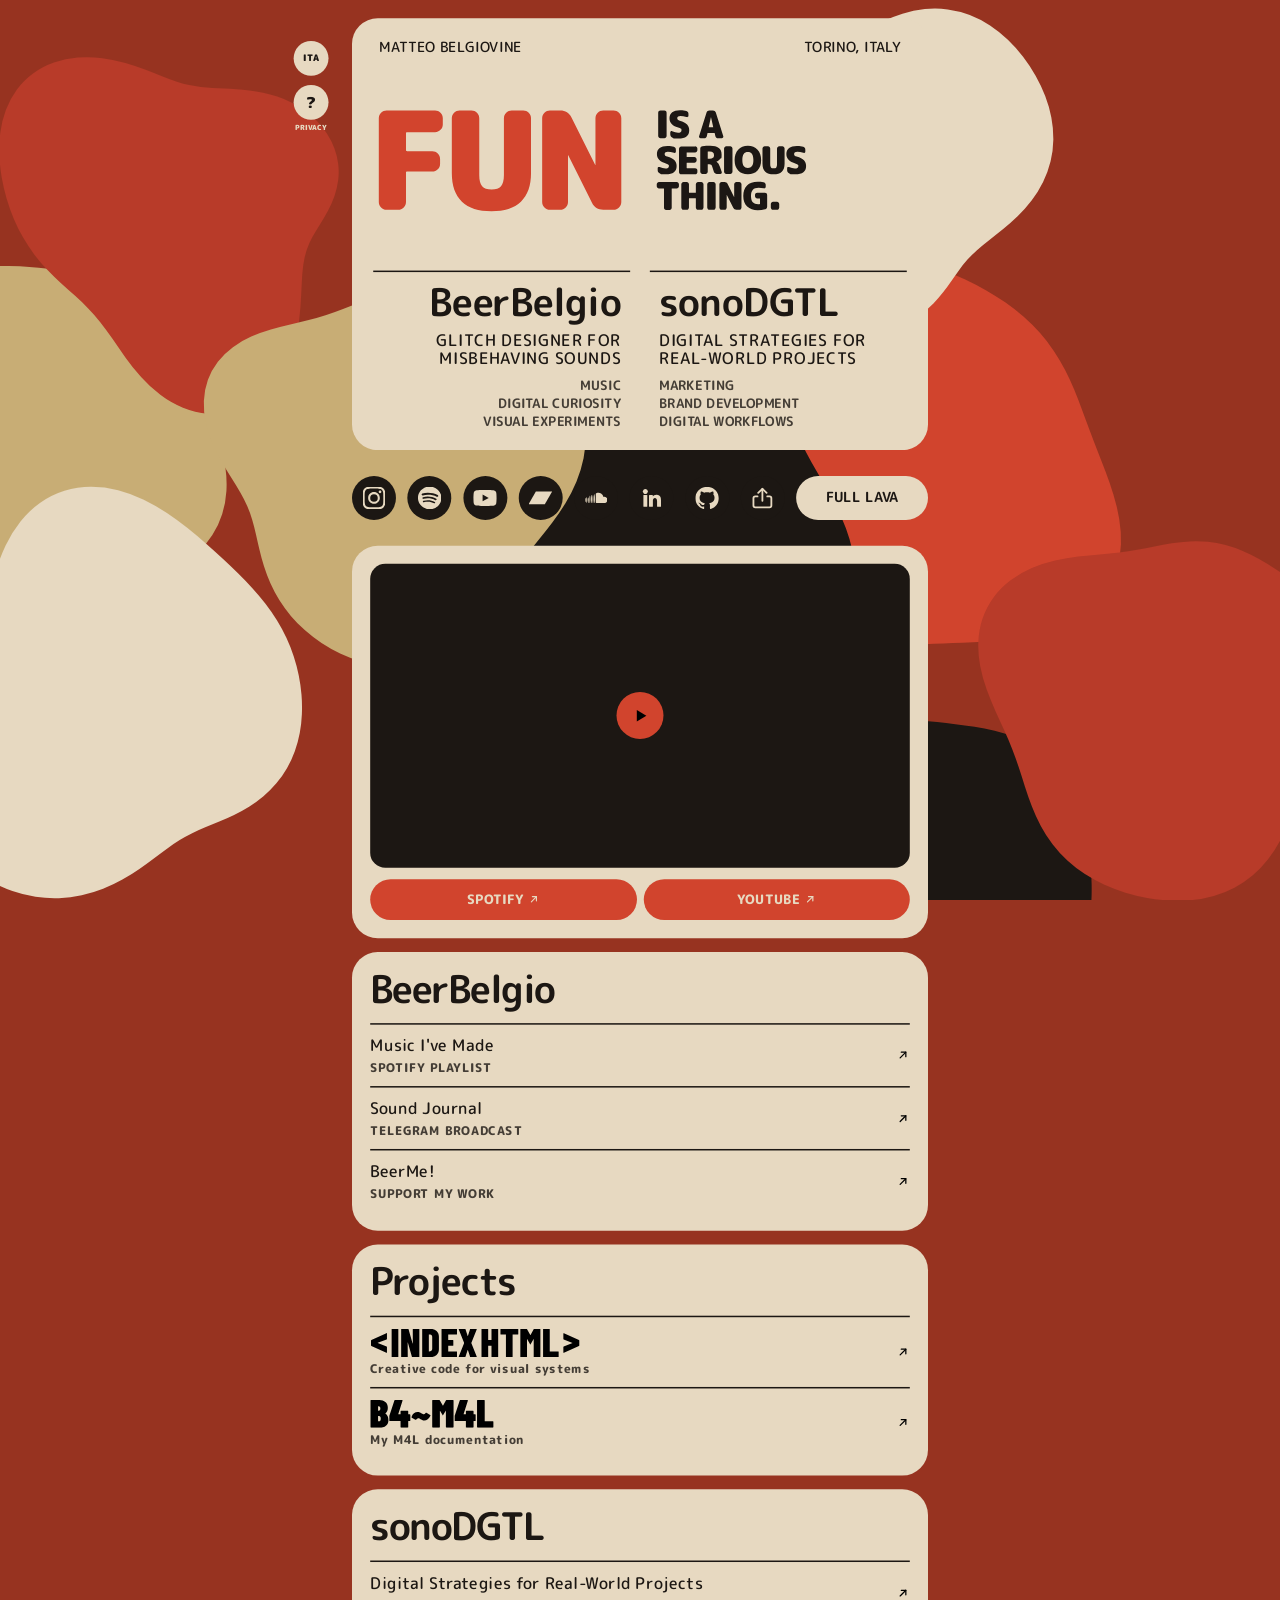
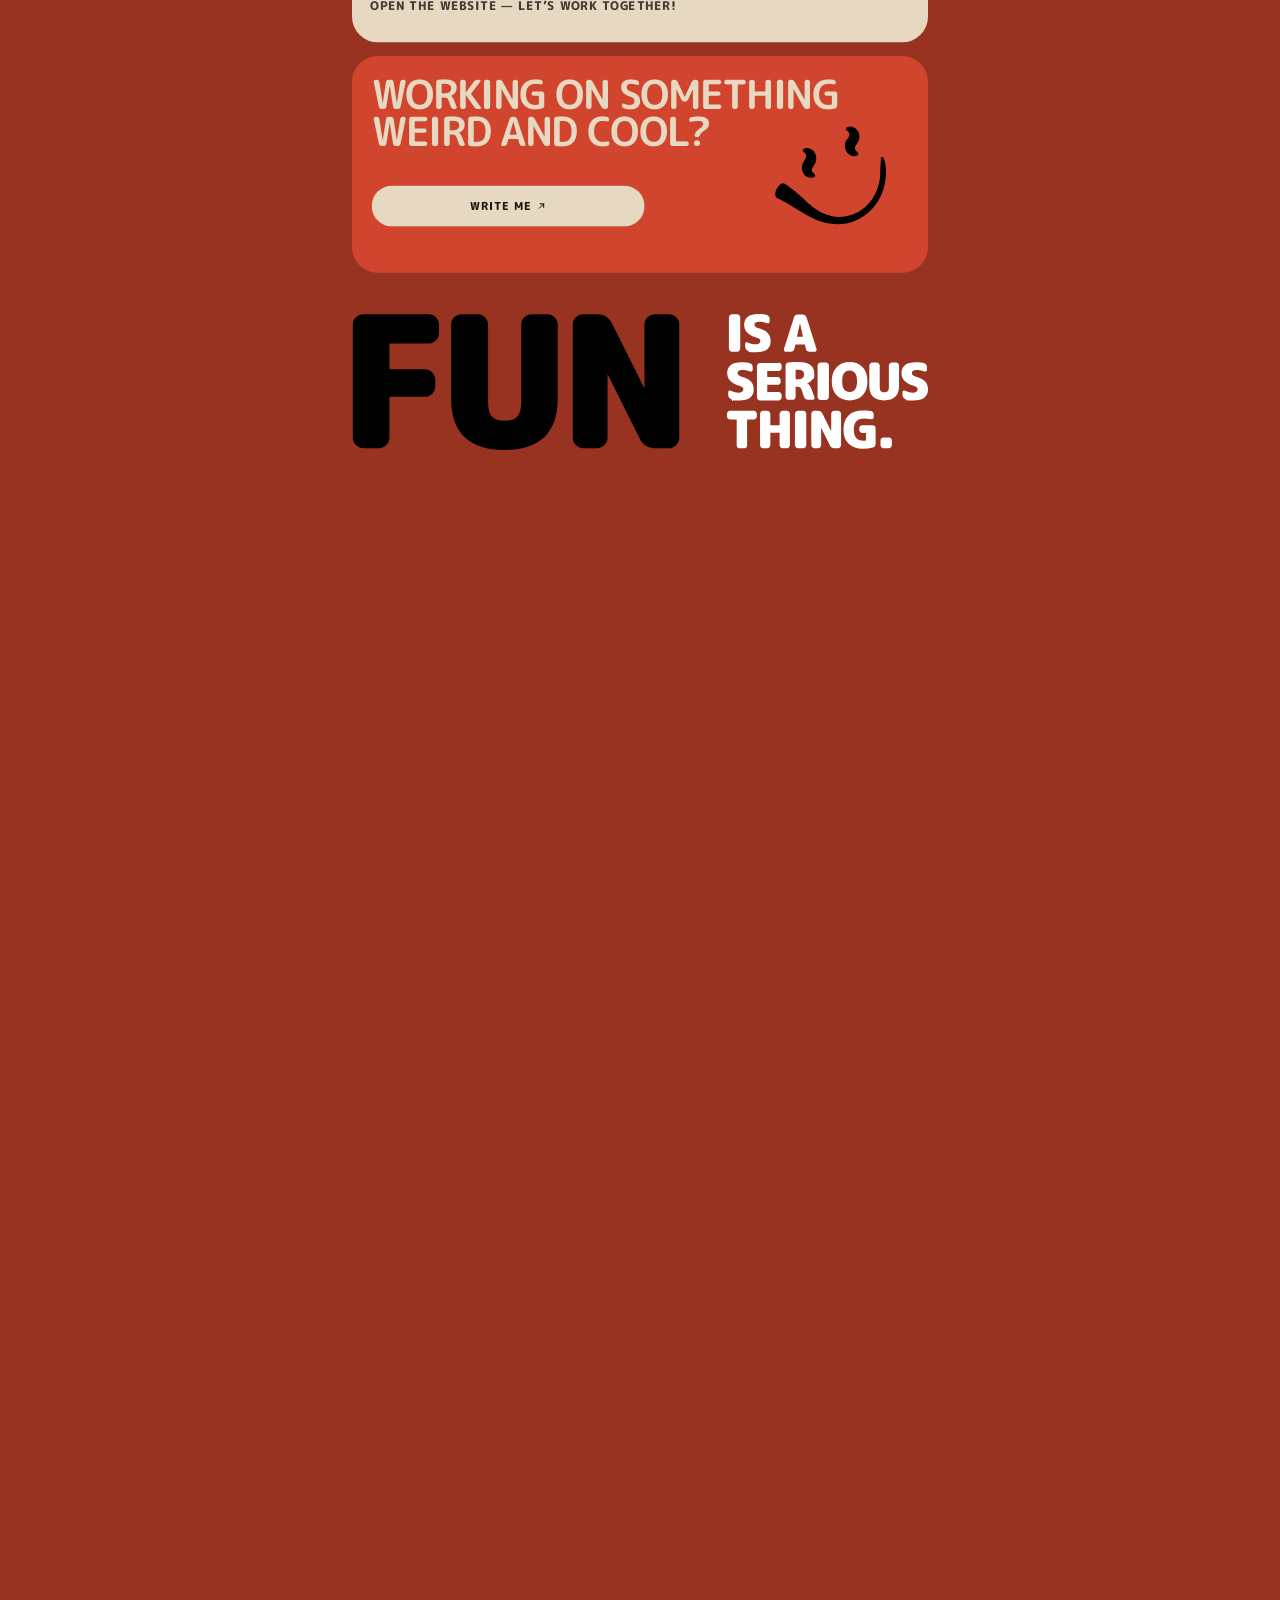
<file: index.html>
<!doctype html>
<html lang="en">
<head>
  <meta charset="utf-8">
  <meta name="copyright" content="© 2026 Matteo Belgiovine. Non-commercial reuse with attribution; commercial use requires separate agreement.">
  <meta name="viewport" content="width=device-width, initial-scale=1, viewport-fit=cover">
  <meta name="theme-color" content="#973320">

  <title>FUN IS A SERIOUS THING</title>
  <meta name="description" content="Music, digital strategy and useful ideas from unexpected angles. Fun is a serious thing.">

  <link rel="canonical" href="https://beerbelgio.github.io/">
  <link rel="alternate" hreflang="en" href="https://beerbelgio.github.io/">
  <link rel="alternate" hreflang="it" href="https://beerbelgio.github.io/it/">
  <link rel="alternate" hreflang="x-default" href="https://beerbelgio.github.io/">

  <meta property="og:title" content="Matteo Belgiovine — Digital Hub">
  <meta property="og:site_name" content="Matteo Belgiovine">
  <meta property="og:description" content="Music, digital strategy and useful ideas from unexpected angles. Fun is a serious thing.">
  <meta property="og:type" content="website">
  <meta property="og:url" content="https://beerbelgio.github.io/">
  <meta property="og:image" content="https://beerbelgio.github.io/assets/og-image.png">
  <meta property="og:image:secure_url" content="https://beerbelgio.github.io/assets/og-image.png">
  <meta property="og:image:type" content="image/png">
  <meta property="og:image:width" content="1200">
  <meta property="og:image:height" content="630">
  <meta property="og:image:alt" content="BeerBelgio — Matteo Belgiovine">

  <meta name="twitter:card" content="summary_large_image">
  <meta name="twitter:title" content="Matteo Belgiovine — Digital Hub">
  <meta name="twitter:description" content="Music, digital strategy and useful ideas from unexpected angles. Fun is a serious thing.">
  <meta name="twitter:image" content="https://beerbelgio.github.io/assets/og-image.png">
  <meta name="twitter:image:alt" content="BeerBelgio — Matteo Belgiovine">

  <link rel="icon" href="/assets/favicon.svg?v=1400" type="image/svg+xml">
  <link rel="stylesheet" href="/assets/fonts/m-plus-rounded-1c/font.css?v=1400">
  <link rel="stylesheet" href="/style.css?v=1400">

  <script>
    (() => {
      const BUILD_TOKEN = "1400";
      let checking = false;
      async function ensureCurrentBuild() {
        if (checking) return;
        checking = true;
        try {
          const response = await fetch(`/version.json?t=${Date.now()}`, { cache: "no-store" });
          if (!response.ok) return;
          const latest = await response.json();
          if (latest && latest.token && latest.token !== BUILD_TOKEN) {
            const url = new URL(window.location.href);
            if (url.searchParams.get("_build") !== latest.token) {
              url.searchParams.set("_build", latest.token);
              window.location.replace(url.toString());
            }
          }
        } catch (_) {
          /* Offline or transient network failure: keep the current coherent build. */
        } finally {
          checking = false;
        }
      }
      window.addEventListener("pageshow", ensureCurrentBuild);
      window.addEventListener("orientationchange", ensureCurrentBuild);
      document.addEventListener("visibilitychange", () => {
        if (!document.hidden) ensureCurrentBuild();
      });
    })();
  </script>

</head>

<body>
  <canvas id="lava-canvas" aria-hidden="true"></canvas>

  <button class="lava-back" id="lava-back" type="button" aria-label="Exit full lava mode">
    BACK
  </button>

  <button class="lava-info" id="lava-info" type="button" aria-label="Full Lava controls" aria-expanded="false" aria-controls="lava-info-panel">
    ?
  </button>

  <div class="lava-info-panel card" id="lava-info-panel" hidden role="dialog" aria-modal="true" aria-labelledby="lava-info-title">
    <section class="lava-info-card">
      <button class="lava-info-close" id="lava-info-close" type="button" aria-label="Close Full Lava controls">×</button>
      <h2 id="lava-info-title">FULL LAVA</h2>
      <p class="lava-info-copy"><span><strong>MOVE</strong> the pointer through the field to create a perturbation.</span><span><strong>SCROLL</strong> around to push the whole field and affect the blobs.</span><span><strong>GRAB &amp; DRAG</strong> a blob, move it and release it — throw it, play with it.</span><span><strong>5+5</strong> clicks on empty space will repel the blobs, then attract them. Drive ’em crazy.</span></p>
    </section>
  </div>

  <div class="privacy-overlay card" id="privacy-panel" hidden role="dialog" aria-modal="true" aria-labelledby="privacy-title">
    <section class="privacy-card">
      <button class="privacy-close" type="button" data-privacy-close aria-label="Close privacy information">×</button>
      <h2 id="privacy-title">PRIVACY</h2>
      <p class="privacy-intro">This site is intentionally light on tracking.</p>
      <div class="privacy-copy">
        <section><h3>THIS SITE</h3><p>No first-party analytics, advertising pixels, profiling or marketing trackers are used by this website.</p></section>
        <section><h3>HOSTING</h3><p>The site is hosted with GitHub Pages. GitHub states that visitors’ IP addresses are logged and stored for security purposes. <a href="https://docs.github.com/en/site-policy/privacy-policies/github-general-privacy-statement" target="_blank" rel="noopener noreferrer">GitHub Privacy Statement <img class="privacy-link-arrow" src="/assets/icon-arrow-up-right.svg?v=1400" alt="" aria-hidden="true"></a></p></section>
        <section><h3>YOUTUBE</h3><p>Embedded videos are loaded only after you choose to play them and use YouTube’s Privacy-Enhanced Mode (<code>youtube-nocookie.com</code>). Once activated, Google / YouTube may process data under their own policies. <a href="https://support.google.com/youtube/answer/171780?hl=en" target="_blank" rel="noopener noreferrer">About Privacy-Enhanced Mode <img class="privacy-link-arrow" src="/assets/icon-arrow-up-right.svg?v=1400" alt="" aria-hidden="true"></a></p></section>
        <section><h3>EXTERNAL LINKS</h3><p>Music, social and professional links open third-party services. Their own privacy terms apply once you leave this site.</p></section>
        <section><h3>CONTACT DATA</h3><p>“Write me” first tries to open your email app through a <code>mailto:</code> link; if no handler takes over, the site shows TO, SUBJECT and MESSAGE as separate fields you can copy into your webmail. This website does not submit or store the message itself. If you email Matteo, the data you voluntarily provide are used to reply to your request and manage the related correspondence. The legal basis is taking steps at your request before a possible collaboration where applicable (GDPR Art. 6(1)(b)); otherwise, the legitimate interest in answering and managing correspondence (Art. 6(1)(f)). Providing contact data is voluntary.</p></section>
        <section><h3>EMAIL PROVIDER</h3><p>Email is received through Gmail / Google. Google may process that correspondence under its own privacy terms and applicable international-transfer safeguards. <a href="https://policies.google.com/privacy" target="_blank" rel="noopener noreferrer">Google Privacy Policy <img class="privacy-link-arrow" src="/assets/icon-arrow-up-right.svg?v=1400" alt="" aria-hidden="true"></a></p></section>
        <section><h3>RETENTION &amp; RIGHTS</h3><p>Correspondence is kept only as long as reasonably needed for the request, any resulting relationship and applicable legal or accounting obligations. No automated decision-making or profiling is carried out by Matteo through this site. Where the GDPR applies, you may request access, correction, deletion, restriction, objection or portability where applicable, and you may lodge a complaint with the competent supervisory authority.</p></section>
        <section><h3>CONTROLLER / CONTACT</h3><p>Matteo Belgiovine — Turin, Italy<br><a href="mailto:matteo.sonodgtl@gmail.com">matteo.sonodgtl@gmail.com</a></p></section>
      </div>
      <p class="privacy-updated">Last updated: 25 September 2026.</p>
    </section>
  </div>

  <div class="site-stage" id="site-stage">
  <main class="site-shell" id="site-shell">

    <section class="hero card" aria-labelledby="hero-title">
      <div class="hero-controls" aria-label="Page controls">
        <a class="language-launch" href="/it/" hreflang="it" lang="it" aria-label="Switch to Italian version">
          <span class="language-launch-mark" aria-hidden="true">ITA</span>
        </a>
        <button class="privacy-launch" type="button" data-privacy-open aria-label="Open privacy information" aria-expanded="false" aria-controls="privacy-panel">
          <span class="privacy-launch-mark" aria-hidden="true">?</span>
          <span class="privacy-launch-label">PRIVACY</span>
        </button>
      </div>
      <div class="hero-meta">
        <span>MATTEO BELGIOVINE</span>
        <span class="hero-location"><span class="location-city">TORINO<span class="location-comma">,</span></span><span class="location-country">ITALY</span></span>
      </div>

      <h1 id="hero-title" class="hero-claim-art-wrap">
        <picture class="hero-claim-picture">
          <source media="(pointer: coarse) and (orientation: portrait)" srcset="/assets/claim-portrait.svg?v=1400">
          <img class="hero-claim-art" src="/assets/claim.svg?v=1400" alt="FUN IS A SERIOUS THING.">
        </picture>
      </h1>

      <div class="identity-stack">
        <a class="identity-card-link" href="#beerbelgio-links" aria-label="Go to BeerBelgio links">
          <article class="identity-block">
            <h2>BeerBelgio</h2>
            <p class="identity-tagline">GLITCH DESIGNER FOR<br>MISBEHAVING SOUNDS</p>
            <p class="identity-meta identity-list">
              <span>MUSIC</span>
              <span>DIGITAL CURIOSITY</span>
              <span>VISUAL EXPERIMENTS</span>
            </p>
          </article>
        </a>

        <a class="identity-card-link" href="/sonodgtl/" aria-label="Open sonoDGTL">
          <article class="identity-block">
            <h2>sonoDGTL</h2>
            <p class="identity-tagline">DIGITAL STRATEGIES FOR<br>REAL-WORLD PROJECTS</p>
            <p class="identity-meta identity-list">
              <span>MARKETING</span>
              <span>BRAND DEVELOPMENT</span>
              <span>DIGITAL WORKFLOWS</span>
            </p>
          </article>
        </a>
      </div>
    </section>

    <div class="quick-actions">
      <nav class="platforms" aria-label="Main platforms">
        <a href="https://www.instagram.com/beerbelgio" target="_blank" rel="noopener noreferrer" aria-label="Instagram"><img class="platform-icon" src="/assets/icon-instagram.svg?v=1400" alt=""></a>
        <a href="https://open.spotify.com/intl-it/artist/6f2uqxxXSBY0WYe5qpEMO0?si=txOc3IltQOeGPD7Iq0KtQw" target="_blank" rel="noopener noreferrer" aria-label="Spotify"><img class="platform-icon" src="/assets/icon-spotify.svg?v=1400" alt=""></a>
        <a href="https://www.youtube.com/@beerbelgio" target="_blank" rel="noopener noreferrer" aria-label="YouTube"><img class="platform-icon" src="/assets/icon-youtube.svg?v=1400" alt=""></a>
        <a href="https://beerbelgio.bandcamp.com/" target="_blank" rel="noopener noreferrer" aria-label="Bandcamp"><img class="platform-icon" src="/assets/icon-bandcamp.svg?v=1400" alt=""></a>
        <a href="https://soundcloud.com/beerbelgio" target="_blank" rel="noopener noreferrer" aria-label="SoundCloud"><img class="platform-icon" src="/assets/icon-soundcloud.svg?v=1400" alt=""></a>
        <a href="https://www.linkedin.com/in/matteo-belgiovine-421177164/" target="_blank" rel="noopener noreferrer" aria-label="LinkedIn"><img class="platform-icon" src="/assets/icon-linkedin.svg?v=1400" alt=""></a>
        <a href="https://github.com/BeerBelgio" target="_blank" rel="noopener noreferrer" aria-label="GitHub"><img class="platform-icon" src="/assets/icon-github.svg?v=1400" alt=""></a>
        <button class="platform-share" id="share-site" type="button" aria-label="Share this site" title="Share this site"><img class="platform-icon" src="/assets/icon-share.svg?v=1400" alt=""></button>
      </nav>

      <button class="lava-toggle" id="lava-toggle" type="button" aria-pressed="false">
        <span>FULL</span><span>LAVA</span>
      </button>
    </div>

    <section class="featured card" id="featured">
      <button
        class="video-shell"
        id="video-shell"
        type="button"
        data-youtube-id="8kaRScePKms"
        data-youtube-list="OLAK5uy_lhZT4kA-28vSo5-pz2SOYputOBcnqwUYM"
        aria-label="Play Sounds Like Something on YouTube">
        <span class="play"><img src="/assets/icon-play.svg?v=1400" alt=""></span>
      </button>

      <div class="cta-row">
        <a href="https://open.spotify.com/intl-it/artist/6f2uqxxXSBY0WYe5qpEMO0?si=WlXgoVD5QQej0EATIzLRXA&nd=1&dlsi=f950cc11a46f4bed" target="_blank" rel="noopener noreferrer" aria-label="Spotify">SPOTIFY <img class="inline-arrow" src="/assets/icon-arrow-up-right-cream.svg?v=1400" alt=""></a>
        <a href="https://www.youtube.com/@beerbelgio" target="_blank" rel="noopener noreferrer" aria-label="YouTube">YOUTUBE <img class="inline-arrow" src="/assets/icon-arrow-up-right-cream.svg?v=1400" alt=""></a>
      </div>
    </section>

    <section class="links-card card beerbelgio-card" id="beerbelgio-links">
      <h2 class="brand-heading">BeerBelgio</h2>

      <a href="https://open.spotify.com/playlist/3QhvNxwQDvrc0cgMJLkmTY?si=cVRykptQRAOEK6fK8lfCNQ" target="_blank" rel="noopener noreferrer">
        <span>
          Music I've Made
          <small>SPOTIFY PLAYLIST</small>
        </span>
        <span class="arrow"><img src="/assets/icon-arrow-up-right.svg?v=1400" alt=""></span>
      </a>

      <a href="https://t.me/beerbelgio_soundjournal" target="_blank" rel="noopener noreferrer">
        <span>
          Sound Journal
          <small>TELEGRAM BROADCAST</small>
        </span>
        <span class="arrow"><img src="/assets/icon-arrow-up-right.svg?v=1400" alt=""></span>
      </a>

      <a href="https://ko-fi.com/beerbelgio" target="_blank" rel="noopener noreferrer">
        <span>
          BeerMe!
          <small>SUPPORT MY WORK</small>
        </span>
        <span class="arrow"><img src="/assets/icon-arrow-up-right.svg?v=1400" alt=""></span>
      </a>
    </section>

    <section class="links-card card projects-card" id="projects" aria-labelledby="projects-title">
      <h2 class="brand-heading" id="projects-title">Projects</h2>

      <a class="beerbelgio-project-link" href="https://beerbelgio.github.io/index-html/" target="_blank" rel="noopener noreferrer" aria-label="INDEX HTML — Creative code for visual systems">
        <span class="beerbelgio-project-content">
          <img class="beerbelgio-project-wordmark" src="/assets/index-html-wordmark.svg?v=1400" width="932" height="128" alt="INDEX HTML">
          <small>Creative code for visual systems</small>
        </span>
        <span class="arrow"><img src="/assets/icon-arrow-up-right.svg?v=1400" alt=""></span>
      </a>

      <a class="beerbelgio-project-link" href="https://beerbelgio.github.io/b4-m4l/" target="_blank" rel="noopener noreferrer" aria-label="B4~M4L — My M4L documentation">
        <span class="beerbelgio-project-content">
          <img class="beerbelgio-project-wordmark" src="/assets/b4m4l-wordmark.svg?v=1400" width="736" height="172" alt="B4~M4L">
          <small>My M4L documentation</small>
        </span>
        <span class="arrow"><img src="/assets/icon-arrow-up-right.svg?v=1400" alt=""></span>
      </a>
    </section>

    <section class="links-card card sonodgtl-card" id="sonodgtl-link">
      <h2 class="brand-heading">sonoDGTL</h2>

      <a href="/sonodgtl/">
        <span>
          Digital Strategies for <br class="mobile-only-break">Real-World Projects
          <small>OPEN THE WEBSITE<span class="sonodgtl-cta-separator"> — </span><br class="mobile-only-break">LET’S WORK TOGETHER!</small>
        </span>
        <span class="arrow"><img src="/assets/icon-arrow-up-right.svg?v=1400" alt=""></span>
      </a>
    </section>

    <section class="contact contact-a card" id="contact">
      <h2>
        <span class="contact-line contact-line-one"><span>WORKING ON</span> <span>SOMETHING</span></span>
        <span class="contact-line contact-line-two"><span>WEIRD</span> <span>AND COOL?</span></span>
      </h2>

      <div class="contact-lower">
        <a class="write-button" id="hub-write-me"
           href="mailto:matteo.sonodgtl@gmail.com?subject=Something%20weird%20and%20cool&body=Hi%20Matteo%2C%0A%0AWHO%20I%20AM%3A%0A%0AMY%20LINKS%3A%0A%0AWHAT%20I%27M%20WORKING%20ON%3A%0A%0AWHY%20AM%20I%20WRITING%20TO%20YOU%3A%0A">
          WRITE ME <img class="inline-arrow" src="/assets/icon-arrow-up-right.svg?v=1400" alt="">
        </a>
      </div>

      <img class="contact-smile contact-smile-full"
           src="/assets/smile-eyes.svg?v=1400"
           width="1080" height="1080"
           alt=""
           aria-hidden="true">
    </section>



  </main>
  </div>

  <!-- Universal final claim: exact V0.55.1.15 promoted claim-end construction,
       kept outside the scaled stage so sticky remains viewport-true. -->
  <footer class="floating-motto" aria-label="Fun is a serious thing.">
      <div class="motto-fit" id="motto-fit">
        <span class="motto-segment motto-segment-fun" id="motto-fun">
          <span class="motto-base">FUN</span>
          <span class="motto-reactive-host" aria-hidden="true"></span>
        </span> <span class="motto-segment motto-segment-rest" id="motto-rest">
          <span class="motto-base">IS A SERIOUS THING.</span>
          <span class="motto-reactive-host" aria-hidden="true"></span>
        </span>
      </div>
      <div class="motto-portrait-art" id="motto-portrait-art" aria-hidden="true">
        <svg class="motto-portrait-svg" id="motto-portrait-svg" viewBox="0 0 740 150" preserveAspectRatio="xMidYMid meet" focusable="false" aria-hidden="true">
          <defs id="motto-portrait-defs">
            <!-- Exact path geometry derived from assets/claim-portrait-end.svg supplied for V0.55.1.8. -->
            <g xmlns="http://www.w3.org/2000/svg" id="motto-portrait-fun-shape">
    <path d="M184.9,15.8c2.5,0,4.6.9,6.4,2.7,1.8,1.8,2.7,4,2.7,6.4v7.4c0,2.5-.9,4.6-2.7,6.4s-4,2.7-6.4,2.7h-32.8c-1,0-1.4.4-1.4,1.3v19.8c0,1,.5,1.4,1.4,1.4h29.6c2.5,0,4.6.9,6.4,2.7,1.8,1.8,2.7,4,2.7,6.4v5.8c0,2.5-.9,4.6-2.7,6.4s-4,2.7-6.4,2.7h-29.6c-1,0-1.4.5-1.4,1.4v34.4c0,2.5-.9,4.6-2.7,6.4s-4,2.7-6.4,2.7h-13.8c-2.5,0-4.6-.9-6.4-2.7s-2.7-4-2.7-6.4V24.9c0-2.5.9-4.6,2.7-6.4,1.8-1.8,4-2.7,6.4-2.7h57.2-.1,0Z" />
    <path d="M288.7,15.8c2.5,0,4.6.9,6.4,2.7s2.7,4,2.7,6.4v64.7c0,15-4,26.2-11.9,33.7s-19.5,11.2-34.7,11.2-26.8-3.7-34.7-11.2-11.9-18.7-11.9-33.7V24.9c0-2.5.9-4.6,2.7-6.4s4-2.7,6.4-2.7h14.1c2.5,0,4.6.9,6.4,2.7,1.8,1.8,2.7,4,2.7,6.4v67.1c0,6.2,1.1,10.6,3.4,13.1,2.2,2.5,5.9,3.8,11.1,3.8s8.8-1.3,11.1-3.8c2.2-2.5,3.4-6.9,3.4-13.1V24.9c0-2.5.9-4.6,2.7-6.4s4-2.7,6.4-2.7h13.7Z" />
    <path d="M394.9,15.8c2.5,0,4.6.9,6.4,2.7s2.7,4,2.7,6.4v98.9c0,2.5-.9,4.6-2.7,6.4s-4,2.7-6.4,2.7h-12.2c-6.1,0-10.5-2.7-13.2-8.2l-27.8-55.9s0-.2-.2-.2-.2,0-.2.2v54.9c0,2.5-.9,4.6-2.7,6.4-1.8,1.8-4,2.7-6.4,2.7h-12.2c-2.5,0-4.6-.9-6.4-2.7s-2.7-4-2.7-6.4V24.9c0-2.5.9-4.6,2.7-6.4,1.8-1.8,4-2.7,6.4-2.7h12.2c6.1,0,10.5,2.7,13.2,8.2l27.8,55.9s0,.2.2.2.2,0,.2-.2V24.9c0-2.5.9-4.6,2.7-6.4,1.8-1.8,4-2.7,6.4-2.7h12.2Z" />
  </g>
  
            <g xmlns="http://www.w3.org/2000/svg" id="motto-portrait-rest-shape">
    <g>
      <path d="M454.7,15.8c.7,0,1.3.3,1.8.8s.8,1.1.8,1.8v27.5c0,.7-.3,1.3-.8,1.8s-1.1.8-1.8.8h-4.7c-.7,0-1.3-.3-1.8-.8s-.8-1.1-.8-1.8v-27.5c0-.7.3-1.3.8-1.8s1.1-.8,1.8-.8c0,0,4.7,0,4.7,0Z" />
      <path d="M472.7,27.9c4.2,1.2,7.1,2.7,8.7,4.4,1.6,1.7,2.5,4,2.5,6.8,0,6.6-4.2,9.8-12.7,9.8s-5.2-.4-7.4-1.3c-.7-.3-1.2-.7-1.6-1.4s-.6-1.4-.6-2.2v-2.3c0-.6.2-1,.7-1.3s1-.3,1.5,0c2.4,1.1,4.7,1.7,7,1.7s4-.9,4-2.7-.2-1.5-.6-1.9-1.2-.8-2.3-1.2c-4-1.2-6.8-2.7-8.6-4.6-1.7-1.8-2.6-4.1-2.6-6.8s1.1-5.2,3.2-6.9c2.1-1.7,5.1-2.5,9.1-2.5s5.4.3,7.6.9c.7.2,1.3.6,1.7,1.3.4.6.7,1.3.7,2.1v2.2c0,.6-.2,1.1-.7,1.4s-1,.4-1.6.2c-2.7-.9-5.1-1.3-7.2-1.3s-3.7.8-3.7,2.5,1,2.5,3,3.1c0,0-.1,0-.1,0Z" />
      <path d="M515.2,18.3l8.8,27.8c.2.6,0,1.1-.3,1.7-.4.5-.9.8-1.5.8h-4.4c-.7,0-1.4-.2-2-.7s-.9-1-1.1-1.8l-.8-3.4c0-.2-.2-.4-.4-.4h-7.6c-.3,0-.5,0-.5.4l-.8,3.4c-.1.7-.5,1.3-1.1,1.8s-1.2.7-2,.7h-4.2c-.6,0-1.1-.3-1.5-.8s-.5-1.1-.3-1.7l8.8-27.8c.2-.7.6-1.3,1.2-1.7s1.3-.7,2.1-.7h4.3c.7,0,1.4.2,2,.7s1,1,1.3,1.7ZM507.3,35.5h4.8v-.2l-2.6-11.7h0l-2.6,11.7v.2h.4,0Z" />
    </g>
    <g>
      <path d="M457.9,70.1c4.2,1.2,7.1,2.7,8.7,4.4,1.6,1.7,2.5,4,2.5,6.8,0,6.6-4.2,9.8-12.7,9.8s-5.2-.4-7.4-1.3c-.7-.3-1.2-.7-1.6-1.4-.4-.7-.6-1.4-.6-2.2v-2.3c0-.6.2-1,.7-1.3s1-.3,1.5,0c2.4,1.1,4.7,1.7,7,1.7s4-.9,4-2.7-.2-1.5-.6-1.9-1.2-.8-2.3-1.2c-4-1.2-6.8-2.7-8.6-4.6-1.7-1.8-2.6-4.1-2.6-6.8s1.1-5.2,3.2-6.9,5.1-2.5,9.1-2.5,5.4.3,7.6.9c.7.2,1.3.6,1.7,1.3.4.6.7,1.3.7,2.1v2.2c0,.6-.2,1.1-.7,1.4s-1,.4-1.6.2c-2.7-.9-5.1-1.3-7.2-1.3s-3.7.8-3.7,2.5,1,2.5,3,3.1c0,0-.1,0-.1,0Z" />
      <path d="M490.9,58c.7,0,1.3.3,1.8.8s.8,1.1.8,1.8v2.1c0,.7-.3,1.3-.8,1.8-.5.5-1.1.8-1.8.8h-9.6c-.3,0-.4,0-.4.4v4.6c0,.3.1.4.4.4h8.7c.7,0,1.3.3,1.8.8s.8,1.1.8,1.8v1.6c0,.7-.3,1.3-.8,1.8s-1.1.8-1.8.8h-8.7c-.3,0-.4,0-.4.4v5.5c0,.3.1.4.4.4h9.6c.7,0,1.3.3,1.8.8s.8,1.1.8,1.8v2.1c0,.7-.3,1.3-.8,1.8s-1.1.8-1.8.8h-16.4c-.7,0-1.3-.3-1.8-.8s-.8-1.1-.8-1.8v-27.5c0-.7.3-1.3.8-1.8s1.1-.8,1.8-.8h16.4v-.4h0Z" />
      <path d="M519.8,81.7l2.4,6.6c.2.6,0,1.1-.2,1.6s-.8.7-1.5.7h-4.1c-.8,0-1.5-.2-2.1-.7s-1-1-1.3-1.7l-2-6.1c-.3-1-.7-1.8-1.3-2.2s-1.2-.7-2-.7h-1.6c-.3,0-.4,0-.4.4v8.4c0,.7-.3,1.3-.8,1.8s-1.1.8-1.8.8h-3.6c-.7,0-1.3-.3-1.8-.8s-.8-1.1-.8-1.8v-27.3c0-.7.2-1.3.7-1.9.5-.6,1.1-.9,1.8-.9,2.9-.3,6-.4,9.2-.4,8.9,0,13.4,3.4,13.4,10.1s-.6,3.6-1.7,5.2-2.6,2.8-4.5,3.4h0c.9.5,1.6,1.1,2.2,1.9s1.1,1.9,1.7,3.4v.2h0ZM508.2,72.7c1.5,0,2.7-.4,3.6-1.1s1.3-1.8,1.3-3.1c0-2.8-1.6-4.2-4.9-4.2s-1.4,0-2.1,0-.4.2-.4.5v7.5c0,.3.1.4.4.4h2.1Z" />
      <path d="M532.2,58c.7,0,1.3.3,1.8.8s.8,1.1.8,1.8v27.5c0,.7-.3,1.3-.8,1.8s-1.1.8-1.8.8h-4.7c-.7,0-1.3-.3-1.8-.8s-.8-1.1-.8-1.8v-27.5c0-.7.3-1.3.8-1.8s1.1-.8,1.8-.8h4.7Z" />
      <path d="M541.5,62c2.8-3,6.6-4.5,11.4-4.5s8.6,1.5,11.4,4.5,4.2,7.1,4.2,12.3-1.4,9.3-4.2,12.3-6.6,4.5-11.4,4.5-8.6-1.5-11.4-4.5-4.2-7.1-4.2-12.3,1.4-9.3,4.2-12.3ZM546.4,74.3c0,6.3,2.2,9.4,6.5,9.4s6.5-3.1,6.5-9.4-2.2-9.4-6.5-9.4-6.5,3.1-6.5,9.4Z" />
      <path d="M593.5,58c.7,0,1.3.3,1.8.8s.8,1.1.8,1.8v18c0,4.2-1.1,7.3-3.3,9.4s-5.4,3.1-9.7,3.1-7.4-1-9.7-3.1c-2.2-2.1-3.3-5.2-3.3-9.4v-18c0-.7.3-1.3.8-1.8s1.1-.8,1.8-.8h3.9c.7,0,1.3.3,1.8.8s.8,1.1.8,1.8v18.7c0,1.7.3,2.9.9,3.6.6.7,1.7,1.1,3.1,1.1s2.5-.4,3.1-1.1.9-1.9.9-3.6v-18.7c0-.7.3-1.3.8-1.8s1.1-.8,1.8-.8h3.8,0Z" />
      <path d="M610.2,70.1c4.2,1.2,7.1,2.7,8.7,4.4,1.6,1.7,2.5,4,2.5,6.8,0,6.6-4.2,9.8-12.7,9.8s-5.2-.4-7.4-1.3c-.7-.3-1.2-.7-1.6-1.4-.4-.7-.6-1.4-.6-2.2v-2.3c0-.6.2-1,.7-1.3s1-.3,1.5,0c2.4,1.1,4.7,1.7,7,1.7s4-.9,4-2.7-.2-1.5-.6-1.9c-.4-.4-1.2-.8-2.3-1.2-4-1.2-6.8-2.7-8.6-4.6-1.7-1.8-2.6-4.1-2.6-6.8s1.1-5.2,3.2-6.9c2.1-1.7,5.1-2.5,9.1-2.5s5.4.3,7.6.9c.7.2,1.3.6,1.7,1.3.4.6.7,1.3.7,2.1v2.2c0,.6-.2,1.1-.7,1.4s-1,.4-1.6.2c-2.7-.9-5.1-1.3-7.2-1.3s-3.7.8-3.7,2.5,1,2.5,3,3.1h-.1Z" />
    </g>
    <g>
      <path d="M469.2,100.2c.7,0,1.3.3,1.8.8s.8,1.1.8,1.8v2.3c0,.7-.3,1.3-.8,1.8s-1.1.8-1.8.8h-5.5c-.3,0-.4,0-.4.4v22.3c0,.7-.2,1.3-.7,1.8s-1.1.8-1.8.8h-4.1c-.7,0-1.3-.3-1.8-.8s-.7-1.1-.7-1.8v-22.3c0-.3-.1-.4-.4-.4h-5.5c-.7,0-1.3-.3-1.8-.8s-.8-1.1-.8-1.8v-2.3c0-.7.3-1.3.8-1.8s1.1-.8,1.8-.8c0,0,20.9,0,20.9,0Z" />
      <path d="M498.1,100.2c.7,0,1.3.3,1.8.8s.8,1.1.8,1.8v27.5c0,.7-.3,1.3-.8,1.8s-1.1.8-1.8.8h-3.8c-.7,0-1.3-.3-1.8-.8s-.8-1.1-.8-1.8v-10.5c0-.3-.1-.4-.4-.4h-7.3c-.3,0-.4,0-.4.4v10.5c0,.7-.3,1.3-.8,1.8s-1.1.8-1.8.8h-3.8c-.7,0-1.3-.3-1.8-.8s-.8-1.1-.8-1.8v-27.5c0-.7.3-1.3.8-1.8s1.1-.8,1.8-.8h3.8c.7,0,1.3.3,1.8.8s.8,1.1.8,1.8v9.6c0,.3.1.4.4.4h7.3c.2,0,.4,0,.4-.4v-9.6c0-.7.3-1.3.8-1.8s1.1-.8,1.8-.8h3.8Z" />
      <path d="M512.4,100.2c.7,0,1.3.3,1.8.8s.8,1.1.8,1.8v27.5c0,.7-.3,1.3-.8,1.8s-1.1.8-1.8.8h-4.7c-.7,0-1.3-.3-1.8-.8s-.8-1.1-.8-1.8v-27.5c0-.7.3-1.3.8-1.8s1.1-.8,1.8-.8h4.7Z" />
      <path d="M542.8,100.2c.7,0,1.3.3,1.8.8s.8,1.1.8,1.8v27.5c0,.7-.3,1.3-.8,1.8s-1.1.8-1.8.8h-3.4c-1.7,0-2.9-.8-3.7-2.3l-7.7-15.6h0v15.3c0,.7-.3,1.3-.8,1.8s-1.1.8-1.8.8h-3.4c-.7,0-1.3-.3-1.8-.8s-.8-1.1-.8-1.8v-27.5c0-.7.3-1.3.8-1.8s1.1-.8,1.8-.8h3.4c1.7,0,2.9.8,3.7,2.3l7.7,15.6h0v-15.3c0-.7.3-1.3.8-1.8s1.1-.8,1.8-.8c0,0,3.4,0,3.4,0Z" />
      <path d="M573,112.7c.7,0,1.3.3,1.8.8s.8,1.1.8,1.8v13.7c0,.8-.2,1.5-.6,2.1-.4.6-1,1-1.7,1.2-2.8.7-5.7,1.1-8.8,1.1-5.2,0-9.3-1.5-12.4-4.4-3.1-2.9-4.6-7.1-4.6-12.4s1.5-9.4,4.4-12.4,7.1-4.4,12.6-4.4,4.5.2,6.9.6c.7,0,1.3.5,1.8,1.1s.7,1.3.7,2v2.2c0,.6-.2,1.1-.7,1.5s-1,.5-1.7.4c-2.1-.5-4-.7-5.9-.7-3.1,0-5.4.8-6.8,2.3-1.5,1.6-2.2,4-2.2,7.4s.7,5.8,2.1,7.4c1.4,1.5,3.5,2.3,6.3,2.3s1.2,0,1.8-.2c.3,0,.4-.2.4-.5v-5.7c0-.3,0-.4-.4-.4h-2.9c-.7,0-1.3-.3-1.8-.8s-.8-1.1-.8-1.8v-1.6c0-.7.3-1.3.8-1.8s1.1-.8,1.8-.8h9.2,0Z" />
      <path d="M587.2,123.4c.7,0,1.3.3,1.8.8s.8,1.1.8,1.8v4.3c0,.7-.3,1.3-.8,1.8s-1.1.8-1.8.8h-4.7c-.7,0-1.3-.3-1.8-.8s-.8-1.1-.8-1.8v-4.3c0-.7.3-1.3.8-1.8s1.1-.8,1.8-.8c0,0,4.7,0,4.7,0Z" />
    </g>
  </g>

            <g id="motto-portrait-base-shape">
              <use href="#motto-portrait-fun-shape" fill="#000000"></use>
              <use href="#motto-portrait-rest-shape" fill="#ffffff"></use>
            </g>
          </defs>
          <use class="motto-portrait-base" href="#motto-portrait-base-shape"></use>
          <g id="motto-portrait-reactive-root"></g>
        </svg>
      </div>
    </footer>
  <div class="motto-scroll-tail" aria-hidden="true"></div>


  <div class="email-fallback" id="email-fallback" hidden>
    <div class="email-fallback-card" role="dialog" aria-modal="true" aria-labelledby="email-fallback-title">
      <button class="email-fallback-close" id="email-fallback-close" type="button" aria-label="Close email details"><span aria-hidden="true"></span></button>
      <h2 id="email-fallback-title">NO MAIL APP?</h2>
      <p>Use these three fields in your webmail.</p>
      <div class="email-field"><span>TO</span><code id="email-fallback-to">matteo.sonodgtl@gmail.com</code><button type="button" data-copy-target="email-fallback-to">COPY</button></div>
      <div class="email-field"><span>SUBJECT</span><code id="email-fallback-subject">Something weird and cool</code><button type="button" data-copy-target="email-fallback-subject">COPY</button></div>
      <div class="email-field email-field-body"><span>MESSAGE</span><code id="email-fallback-body">Hi Matteo,

WHO I AM:

MY LINKS:

WHAT I'M WORKING ON:

WHY AM I WRITING TO YOU:</code><button type="button" data-copy-target="email-fallback-body">COPY</button></div>
    </div>
  </div>

  <script src="/lava.js?v=1400"></script>
  <script src="/script.js?v=1400"></script>
  <script src="/privacy.js?v=1400"></script>
</body>
</html>
</file>
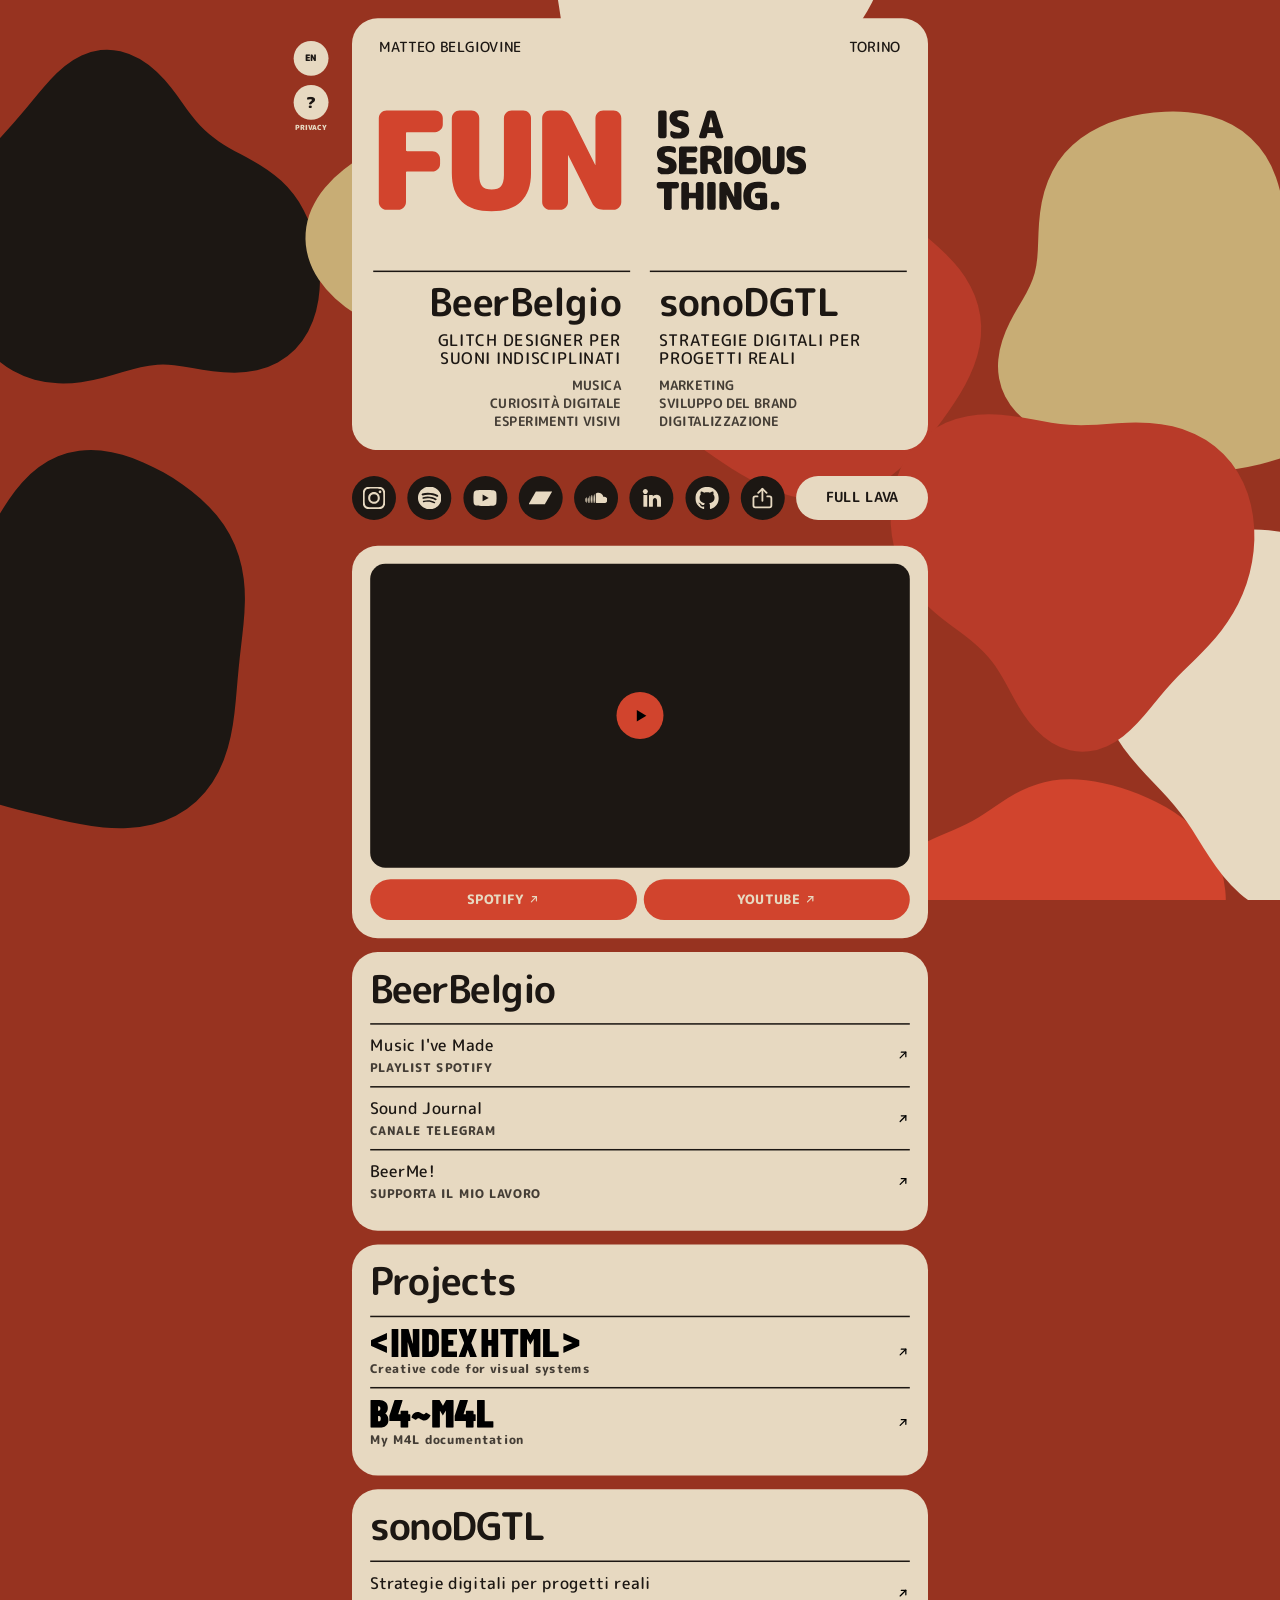
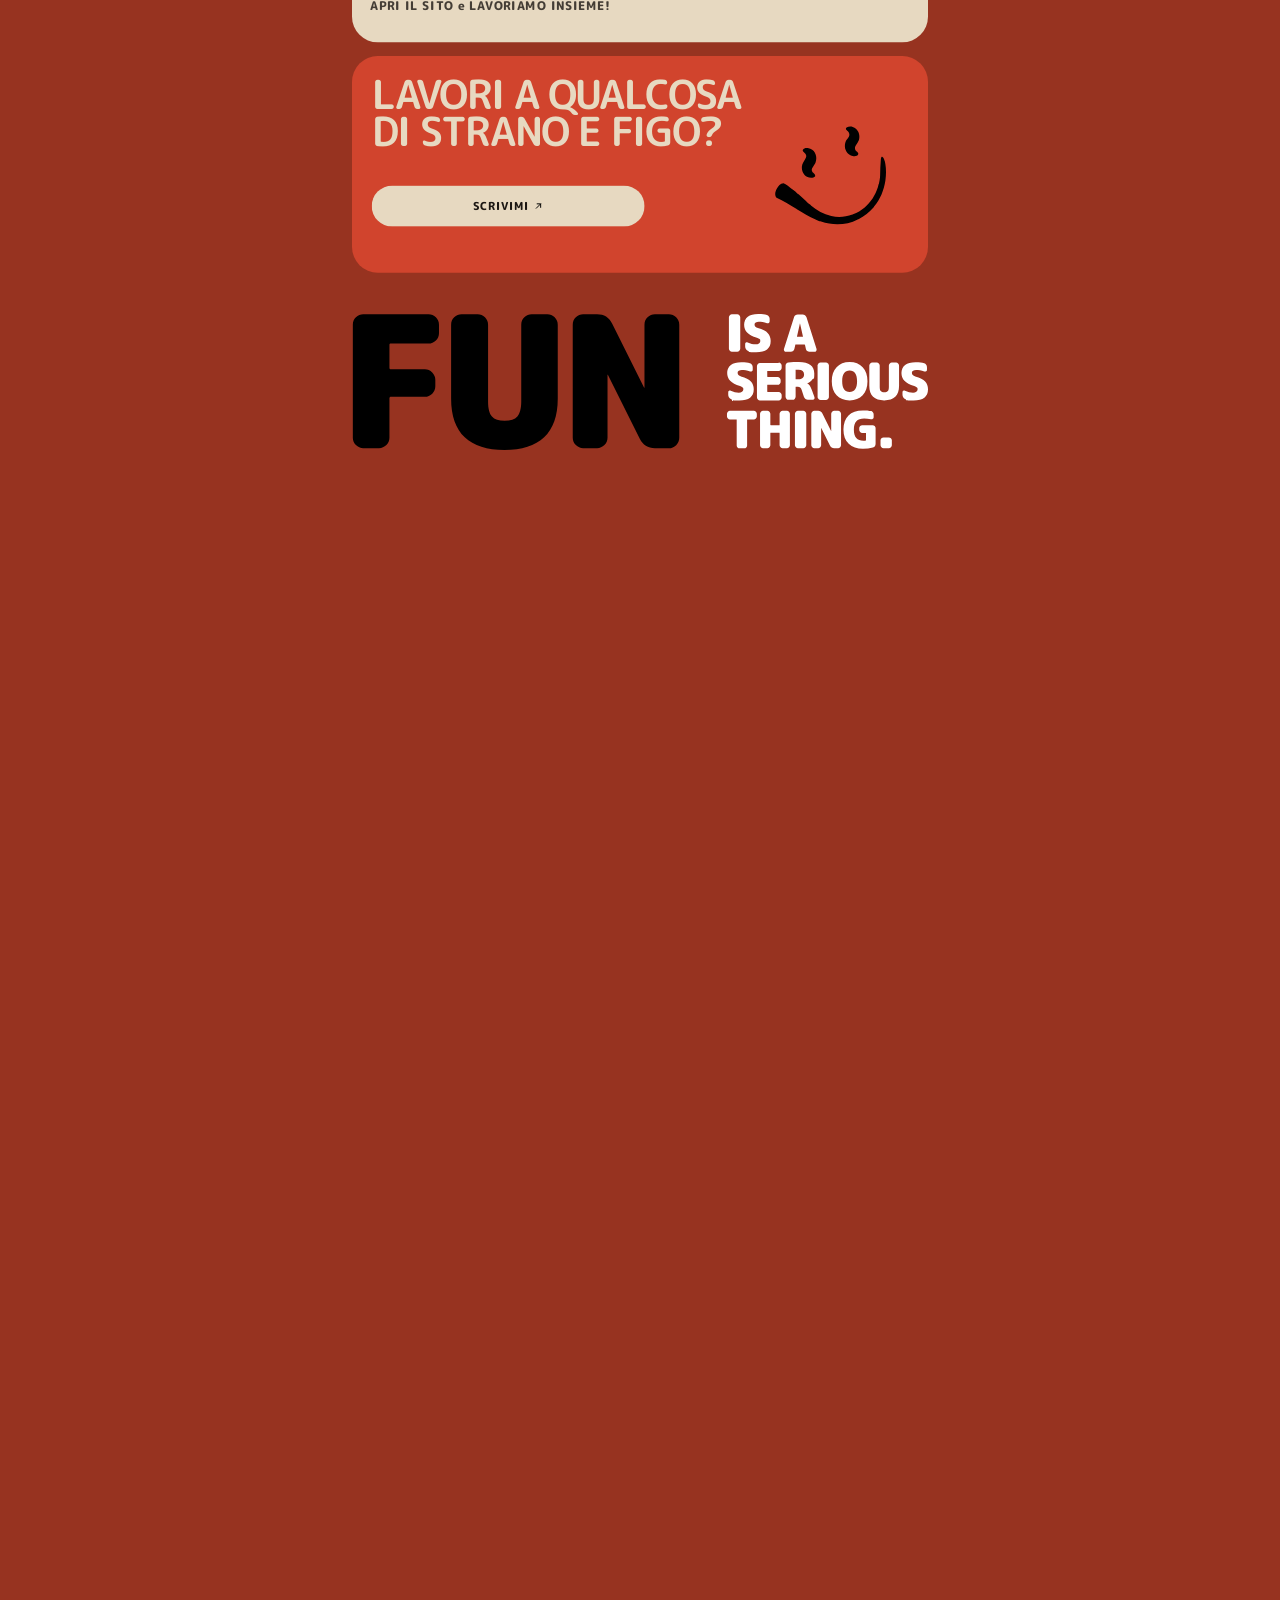
<file: it/index.html>
<!doctype html>
<html lang="it">
<head>
  <meta charset="utf-8">
  <meta name="copyright" content="© 2026 Matteo Belgiovine. Riuso non commerciale consentito con attribuzione; uso commerciale soggetto ad accordo separato.">
  <meta name="viewport" content="width=device-width, initial-scale=1, viewport-fit=cover">
  <meta name="theme-color" content="#973320">

  <title>FUN IS A SERIOUS THING</title>
  <meta name="description" content="Musica, strategia digitale e idee utili da angolazioni inaspettate. Fun is a serious thing.">

  <link rel="canonical" href="https://beerbelgio.github.io/it/">
  <link rel="alternate" hreflang="en" href="https://beerbelgio.github.io/">
  <link rel="alternate" hreflang="it" href="https://beerbelgio.github.io/it/">
  <link rel="alternate" hreflang="x-default" href="https://beerbelgio.github.io/">

  <meta property="og:title" content="Matteo Belgiovine — Digital Hub">
  <meta property="og:site_name" content="Matteo Belgiovine">
  <meta property="og:description" content="Musica, strategia digitale e idee utili da angolazioni inaspettate. Fun is a serious thing.">
  <meta property="og:type" content="website">
  <meta property="og:url" content="https://beerbelgio.github.io/it/">
  <meta property="og:image" content="https://beerbelgio.github.io/assets/og-image.png">
  <meta property="og:image:secure_url" content="https://beerbelgio.github.io/assets/og-image.png">
  <meta property="og:image:type" content="image/png">
  <meta property="og:image:width" content="1200">
  <meta property="og:image:height" content="630">
  <meta property="og:image:alt" content="BeerBelgio — Matteo Belgiovine">

  <meta name="twitter:card" content="summary_large_image">
  <meta name="twitter:title" content="Matteo Belgiovine — Digital Hub">
  <meta name="twitter:description" content="Musica, strategia digitale e idee utili da angolazioni inaspettate. Fun is a serious thing.">
  <meta name="twitter:image" content="https://beerbelgio.github.io/assets/og-image.png">
  <meta name="twitter:image:alt" content="BeerBelgio — Matteo Belgiovine">

  <link rel="icon" href="/assets/favicon.svg?v=1400" type="image/svg+xml">
  <link rel="stylesheet" href="/assets/fonts/m-plus-rounded-1c/font.css?v=1400">
  <link rel="stylesheet" href="/style.css?v=1400">

  <script>
    (() => {
      const BUILD_TOKEN = "1400";
      let checking = false;
      async function ensureCurrentBuild() {
        if (checking) return;
        checking = true;
        try {
          const response = await fetch(`/version.json?t=${Date.now()}`, { cache: "no-store" });
          if (!response.ok) return;
          const latest = await response.json();
          if (latest && latest.token && latest.token !== BUILD_TOKEN) {
            const url = new URL(window.location.href);
            if (url.searchParams.get("_build") !== latest.token) {
              url.searchParams.set("_build", latest.token);
              window.location.replace(url.toString());
            }
          }
        } catch (_) {
          /* Offline or transient network failure: keep the current coherent build. */
        } finally {
          checking = false;
        }
      }
      window.addEventListener("pageshow", ensureCurrentBuild);
      window.addEventListener("orientationchange", ensureCurrentBuild);
      document.addEventListener("visibilitychange", () => {
        if (!document.hidden) ensureCurrentBuild();
      });
    })();
  </script>

</head>

<body>
  <canvas id="lava-canvas" aria-hidden="true"></canvas>

  <button class="lava-back" id="lava-back" type="button" aria-label="Esci dalla modalità Full Lava">
    INDIETRO
  </button>

  <button class="lava-info" id="lava-info" type="button" aria-label="Comandi Full Lava" aria-expanded="false" aria-controls="lava-info-panel">
    ?
  </button>

  <div class="lava-info-panel card" id="lava-info-panel" hidden role="dialog" aria-modal="true" aria-labelledby="lava-info-title">
    <section class="lava-info-card">
      <button class="lava-info-close" id="lava-info-close" type="button" aria-label="Chiudi i comandi Full Lava">×</button>
      <h2 id="lava-info-title">FULL LAVA</h2>
      <p class="lava-info-copy"><span><strong>MUOVI</strong> il puntatore nel campo per creare una perturbazione.</span><span><strong>SCORRI</strong> per spingere l’intero campo e influenzare le bolle.</span><span><strong>AFFERRA &amp; TRASCINA</strong> una bolla, spostala e rilasciala — lanciala, giocaci.</span><span><strong>5+5</strong> click sullo spazio vuoto respingono le bolle, poi le attraggono. Falle impazzire.</span></p>
    </section>
  </div>

  <div class="privacy-overlay card" id="privacy-panel" hidden role="dialog" aria-modal="true" aria-labelledby="privacy-title">
    <section class="privacy-card">
      <button class="privacy-close" type="button" data-privacy-close aria-label="Chiudi le informazioni privacy">×</button>
      <h2 id="privacy-title">PRIVACY</h2>
      <p class="privacy-intro">Questo sito è volutamente leggero sul tracciamento.</p>
      <div class="privacy-copy">
        <section><h3>QUESTO SITO</h3><p>Il sito non utilizza analytics di prima parte, pixel pubblicitari, profilazione o tracker di marketing.</p></section>
        <section><h3>HOSTING</h3><p>Il sito è ospitato tramite GitHub Pages. GitHub dichiara che gli indirizzi IP dei visitatori vengono registrati e conservati per finalità di sicurezza. <a href="https://docs.github.com/en/site-policy/privacy-policies/github-general-privacy-statement" target="_blank" rel="noopener noreferrer">Privacy Statement di GitHub <img class="privacy-link-arrow" src="/assets/icon-arrow-up-right.svg?v=1400" alt="" aria-hidden="true"></a></p></section>
        <section><h3>YOUTUBE</h3><p>I video incorporati vengono caricati solo dopo che scegli di riprodurli e utilizzano la modalità Privacy-Enhanced di YouTube (<code>youtube-nocookie.com</code>). Dopo l’attivazione, Google / YouTube possono trattare dati secondo le proprie informative. <a href="https://support.google.com/youtube/answer/171780?hl=it" target="_blank" rel="noopener noreferrer">Informazioni sulla modalità Privacy-Enhanced <img class="privacy-link-arrow" src="/assets/icon-arrow-up-right.svg?v=1400" alt="" aria-hidden="true"></a></p></section>
        <section><h3>LINK ESTERNI</h3><p>I link musicali, social e professionali aprono servizi di terze parti. Una volta lasciato questo sito si applicano le rispettive informative privacy.</p></section>
        <section><h3>DATI DI CONTATTO</h3><p>“Scrivimi” prova ad aprire l’app email tramite un link <code>mailto:</code>; se non viene gestito, il sito mostra i campi destinatario, oggetto e messaggio da copiare nella propria webmail. Questo sito non invia né memorizza direttamente il messaggio. Se scrivi a Matteo, i dati forniti volontariamente vengono utilizzati per rispondere alla richiesta e gestire la relativa corrispondenza. La base giuridica è l’esecuzione di misure precontrattuali richieste dall’interessato, quando applicabile (art. 6(1)(b) GDPR); negli altri casi, il legittimo interesse a rispondere e gestire la corrispondenza (art. 6(1)(f)). Il conferimento dei dati di contatto è volontario.</p></section>
        <section><h3>FORNITORE EMAIL</h3><p>Le email vengono ricevute tramite Gmail / Google. Google può trattare la corrispondenza secondo la propria informativa privacy e le garanzie applicabili ai trasferimenti internazionali. <a href="https://policies.google.com/privacy?hl=it" target="_blank" rel="noopener noreferrer">Privacy Policy di Google <img class="privacy-link-arrow" src="/assets/icon-arrow-up-right.svg?v=1400" alt="" aria-hidden="true"></a></p></section>
        <section><h3>CONSERVAZIONE E DIRITTI</h3><p>La corrispondenza viene conservata solo per il tempo ragionevolmente necessario alla richiesta, all’eventuale rapporto conseguente e agli obblighi legali o contabili applicabili. Matteo non effettua tramite questo sito processi decisionali automatizzati o profilazione. Nei casi previsti dal GDPR puoi chiedere accesso, rettifica, cancellazione, limitazione, opposizione o portabilità, quando applicabili, e presentare reclamo all’autorità di controllo competente.</p></section>
        <section><h3>TITOLARE / CONTATTO</h3><p>Matteo Belgiovine — Torino, Italia<br><a href="mailto:matteo.sonodgtl@gmail.com">matteo.sonodgtl@gmail.com</a></p></section>
      </div>
      <p class="privacy-updated">Ultimo aggiornamento: 25 settembre 2026.</p>
    </section>
  </div>

  <div class="site-stage" id="site-stage">
  <main class="site-shell" id="site-shell">

    <section class="hero card" aria-labelledby="hero-title">
      <div class="hero-controls" aria-label="Controlli pagina">
        <a class="language-launch" href="../" hreflang="en" lang="en" aria-label="Passa alla versione inglese">
          <span class="language-launch-mark" aria-hidden="true">EN</span>
        </a>
        <button class="privacy-launch" type="button" data-privacy-open aria-label="Apri le informazioni privacy" aria-expanded="false" aria-controls="privacy-panel">
          <span class="privacy-launch-mark" aria-hidden="true">?</span>
          <span class="privacy-launch-label">PRIVACY</span>
        </button>
      </div>
      <div class="hero-meta">
        <span>MATTEO BELGIOVINE</span>
        <span class="hero-location"><span class="location-city">TORINO<span class="location-comma" hidden>,</span></span><span class="location-country" hidden></span></span>
      </div>

      <h1 id="hero-title" class="hero-claim-art-wrap">
        <picture class="hero-claim-picture">
          <source media="(pointer: coarse) and (orientation: portrait)" srcset="/assets/claim-portrait.svg?v=1400">
          <img class="hero-claim-art" src="/assets/claim.svg?v=1400" alt="FUN IS A SERIOUS THING.">
        </picture>
      </h1>

      <div class="identity-stack">
        <a class="identity-card-link" href="#beerbelgio-links" aria-label="Vai ai link BeerBelgio">
          <article class="identity-block">
            <h2>BeerBelgio</h2>
            <p class="identity-tagline">GLITCH DESIGNER PER<br>SUONI INDISCIPLINATI</p>
            <p class="identity-meta identity-list">
              <span>MUSICA</span>
              <span>CURIOSITÀ DIGITALE</span>
              <span>ESPERIMENTI VISIVI</span>
            </p>
          </article>
        </a>

        <a class="identity-card-link" href="/sonodgtl/it/" aria-label="Apri sonoDGTL">
          <article class="identity-block">
            <h2>sonoDGTL</h2>
            <p class="identity-tagline">STRATEGIE DIGITALI PER<br>PROGETTI REALI</p>
            <p class="identity-meta identity-list">
              <span>MARKETING</span>
              <span>SVILUPPO DEL BRAND</span>
              <span>DIGITALIZZAZIONE</span>
            </p>
          </article>
        </a>
      </div>
    </section>

    <div class="quick-actions">
      <nav class="platforms" aria-label="Piattaforme principali">
        <a href="https://www.instagram.com/beerbelgio" target="_blank" rel="noopener noreferrer" aria-label="Instagram"><img class="platform-icon" src="/assets/icon-instagram.svg?v=1400" alt=""></a>
        <a href="https://open.spotify.com/intl-it/artist/6f2uqxxXSBY0WYe5qpEMO0?si=txOc3IltQOeGPD7Iq0KtQw" target="_blank" rel="noopener noreferrer" aria-label="Spotify"><img class="platform-icon" src="/assets/icon-spotify.svg?v=1400" alt=""></a>
        <a href="https://www.youtube.com/@beerbelgio" target="_blank" rel="noopener noreferrer" aria-label="YouTube"><img class="platform-icon" src="/assets/icon-youtube.svg?v=1400" alt=""></a>
        <a href="https://beerbelgio.bandcamp.com/" target="_blank" rel="noopener noreferrer" aria-label="Bandcamp"><img class="platform-icon" src="/assets/icon-bandcamp.svg?v=1400" alt=""></a>
        <a href="https://soundcloud.com/beerbelgio" target="_blank" rel="noopener noreferrer" aria-label="SoundCloud"><img class="platform-icon" src="/assets/icon-soundcloud.svg?v=1400" alt=""></a>
        <a href="https://www.linkedin.com/in/matteo-belgiovine-421177164/" target="_blank" rel="noopener noreferrer" aria-label="LinkedIn"><img class="platform-icon" src="/assets/icon-linkedin.svg?v=1400" alt=""></a>
        <a href="https://github.com/BeerBelgio" target="_blank" rel="noopener noreferrer" aria-label="GitHub"><img class="platform-icon" src="/assets/icon-github.svg?v=1400" alt=""></a>
        <button class="platform-share" id="share-site" type="button" aria-label="Condividi questo sito" title="Condividi questo sito"><img class="platform-icon" src="/assets/icon-share.svg?v=1400" alt=""></button>
      </nav>

      <button class="lava-toggle" id="lava-toggle" type="button" aria-pressed="false">
        <span>FULL</span><span>LAVA</span>
      </button>
    </div>

    <section class="featured card" id="featured">
      <button
        class="video-shell"
        id="video-shell"
        type="button"
        data-youtube-id="8kaRScePKms"
        data-youtube-list="OLAK5uy_lhZT4kA-28vSo5-pz2SOYputOBcnqwUYM"
        aria-label="Riproduci Sounds Like Something su YouTube">
        <span class="play"><img src="/assets/icon-play.svg?v=1400" alt=""></span>
      </button>

      <div class="cta-row">
        <a href="https://open.spotify.com/intl-it/artist/6f2uqxxXSBY0WYe5qpEMO0?si=WlXgoVD5QQej0EATIzLRXA&nd=1&dlsi=f950cc11a46f4bed" target="_blank" rel="noopener noreferrer" aria-label="Spotify">SPOTIFY <img class="inline-arrow" src="/assets/icon-arrow-up-right-cream.svg?v=1400" alt=""></a>
        <a href="https://www.youtube.com/@beerbelgio" target="_blank" rel="noopener noreferrer" aria-label="YouTube">YOUTUBE <img class="inline-arrow" src="/assets/icon-arrow-up-right-cream.svg?v=1400" alt=""></a>
      </div>
    </section>

    <section class="links-card card beerbelgio-card" id="beerbelgio-links">
      <h2 class="brand-heading">BeerBelgio</h2>

      <a href="https://open.spotify.com/playlist/3QhvNxwQDvrc0cgMJLkmTY?si=cVRykptQRAOEK6fK8lfCNQ" target="_blank" rel="noopener noreferrer">
        <span>
          Music I've Made
          <small>PLAYLIST SPOTIFY</small>
        </span>
        <span class="arrow"><img src="/assets/icon-arrow-up-right.svg?v=1400" alt=""></span>
      </a>

      <a href="https://t.me/beerbelgio_soundjournal" target="_blank" rel="noopener noreferrer">
        <span>
          Sound Journal
          <small>CANALE TELEGRAM</small>
        </span>
        <span class="arrow"><img src="/assets/icon-arrow-up-right.svg?v=1400" alt=""></span>
      </a>

      <a href="https://ko-fi.com/beerbelgio" target="_blank" rel="noopener noreferrer">
        <span>
          BeerMe!
          <small>SUPPORTA IL MIO LAVORO</small>
        </span>
        <span class="arrow"><img src="/assets/icon-arrow-up-right.svg?v=1400" alt=""></span>
      </a>
    </section>

    <section class="links-card card projects-card" id="projects" aria-labelledby="projects-title">
      <h2 class="brand-heading" id="projects-title">Projects</h2>

      <a class="beerbelgio-project-link" href="https://beerbelgio.github.io/index-html/" target="_blank" rel="noopener noreferrer" aria-label="INDEX HTML — Creative code for visual systems">
        <span class="beerbelgio-project-content">
          <img class="beerbelgio-project-wordmark" src="/assets/index-html-wordmark.svg?v=1400" width="932" height="128" alt="INDEX HTML">
          <small>Creative code for visual systems</small>
        </span>
        <span class="arrow"><img src="/assets/icon-arrow-up-right.svg?v=1400" alt=""></span>
      </a>

      <a class="beerbelgio-project-link" href="https://beerbelgio.github.io/b4-m4l/" target="_blank" rel="noopener noreferrer" aria-label="B4~M4L — My M4L documentation">
        <span class="beerbelgio-project-content">
          <img class="beerbelgio-project-wordmark" src="/assets/b4m4l-wordmark.svg?v=1400" width="736" height="172" alt="B4~M4L">
          <small>My M4L documentation</small>
        </span>
        <span class="arrow"><img src="/assets/icon-arrow-up-right.svg?v=1400" alt=""></span>
      </a>
    </section>

    <section class="links-card card sonodgtl-card" id="sonodgtl-link">
      <h2 class="brand-heading">sonoDGTL</h2>

      <a href="/sonodgtl/it/">
        <span>
          Strategie digitali per <br class="mobile-only-break">progetti reali
          <small>APRI IL SITO <br class="mobile-only-break"><span class="sonodgtl-cta-separator">e </span>LAVORIAMO INSIEME!</small>
        </span>
        <span class="arrow"><img src="/assets/icon-arrow-up-right.svg?v=1400" alt=""></span>
      </a>
    </section>

    <section class="contact contact-a card" id="contact">
      <h2>
        <span class="contact-line contact-line-one"><span>LAVORI A</span> <span>QUALCOSA</span></span>
        <span class="contact-line contact-line-two"><span>DI STRANO</span> <span>E FIGO?</span></span>
      </h2>

      <div class="contact-lower">
        <a class="write-button" id="hub-write-me"
           href="mailto:matteo.sonodgtl@gmail.com?subject=Qualcosa%20di%20strano%20e%20figo&body=Ciao%20Matteo%2C%0A%0ACHI%20SONO%3A%0A%0AI%20MIEI%20LINK%3A%0A%0AA%20COSA%20STO%20LAVORANDO%3A%0A%0APERCH%C3%89%20TI%20STO%20SCRIVENDO%3A%0A">
          SCRIVIMI <img class="inline-arrow" src="/assets/icon-arrow-up-right.svg?v=1400" alt="">
        </a>
      </div>

      <img class="contact-smile contact-smile-full"
           src="/assets/smile-eyes.svg?v=1400"
           width="1080" height="1080"
           alt=""
           aria-hidden="true">
    </section>



  </main>
  </div>

  <!-- Universal final claim: exact V0.55.1.15 promoted claim-end construction,
       kept outside the scaled stage so sticky remains viewport-true. -->
  <footer class="floating-motto" aria-label="Fun is a serious thing.">
      <div class="motto-fit" id="motto-fit">
        <span class="motto-segment motto-segment-fun" id="motto-fun">
          <span class="motto-base">FUN</span>
          <span class="motto-reactive-host" aria-hidden="true"></span>
        </span> <span class="motto-segment motto-segment-rest" id="motto-rest">
          <span class="motto-base">IS A SERIOUS THING.</span>
          <span class="motto-reactive-host" aria-hidden="true"></span>
        </span>
      </div>
      <div class="motto-portrait-art" id="motto-portrait-art" aria-hidden="true">
        <svg class="motto-portrait-svg" id="motto-portrait-svg" viewBox="0 0 740 150" preserveAspectRatio="xMidYMid meet" focusable="false" aria-hidden="true">
          <defs id="motto-portrait-defs">
            <!-- Exact path geometry derived from assets/claim-portrait-end.svg supplied for V0.55.1.8. -->
            <g xmlns="http://www.w3.org/2000/svg" id="motto-portrait-fun-shape">
    <path d="M184.9,15.8c2.5,0,4.6.9,6.4,2.7,1.8,1.8,2.7,4,2.7,6.4v7.4c0,2.5-.9,4.6-2.7,6.4s-4,2.7-6.4,2.7h-32.8c-1,0-1.4.4-1.4,1.3v19.8c0,1,.5,1.4,1.4,1.4h29.6c2.5,0,4.6.9,6.4,2.7,1.8,1.8,2.7,4,2.7,6.4v5.8c0,2.5-.9,4.6-2.7,6.4s-4,2.7-6.4,2.7h-29.6c-1,0-1.4.5-1.4,1.4v34.4c0,2.5-.9,4.6-2.7,6.4s-4,2.7-6.4,2.7h-13.8c-2.5,0-4.6-.9-6.4-2.7s-2.7-4-2.7-6.4V24.9c0-2.5.9-4.6,2.7-6.4,1.8-1.8,4-2.7,6.4-2.7h57.2-.1,0Z" />
    <path d="M288.7,15.8c2.5,0,4.6.9,6.4,2.7s2.7,4,2.7,6.4v64.7c0,15-4,26.2-11.9,33.7s-19.5,11.2-34.7,11.2-26.8-3.7-34.7-11.2-11.9-18.7-11.9-33.7V24.9c0-2.5.9-4.6,2.7-6.4s4-2.7,6.4-2.7h14.1c2.5,0,4.6.9,6.4,2.7,1.8,1.8,2.7,4,2.7,6.4v67.1c0,6.2,1.1,10.6,3.4,13.1,2.2,2.5,5.9,3.8,11.1,3.8s8.8-1.3,11.1-3.8c2.2-2.5,3.4-6.9,3.4-13.1V24.9c0-2.5.9-4.6,2.7-6.4s4-2.7,6.4-2.7h13.7Z" />
    <path d="M394.9,15.8c2.5,0,4.6.9,6.4,2.7s2.7,4,2.7,6.4v98.9c0,2.5-.9,4.6-2.7,6.4s-4,2.7-6.4,2.7h-12.2c-6.1,0-10.5-2.7-13.2-8.2l-27.8-55.9s0-.2-.2-.2-.2,0-.2.2v54.9c0,2.5-.9,4.6-2.7,6.4-1.8,1.8-4,2.7-6.4,2.7h-12.2c-2.5,0-4.6-.9-6.4-2.7s-2.7-4-2.7-6.4V24.9c0-2.5.9-4.6,2.7-6.4,1.8-1.8,4-2.7,6.4-2.7h12.2c6.1,0,10.5,2.7,13.2,8.2l27.8,55.9s0,.2.2.2.2,0,.2-.2V24.9c0-2.5.9-4.6,2.7-6.4,1.8-1.8,4-2.7,6.4-2.7h12.2Z" />
  </g>
  
            <g xmlns="http://www.w3.org/2000/svg" id="motto-portrait-rest-shape">
    <g>
      <path d="M454.7,15.8c.7,0,1.3.3,1.8.8s.8,1.1.8,1.8v27.5c0,.7-.3,1.3-.8,1.8s-1.1.8-1.8.8h-4.7c-.7,0-1.3-.3-1.8-.8s-.8-1.1-.8-1.8v-27.5c0-.7.3-1.3.8-1.8s1.1-.8,1.8-.8c0,0,4.7,0,4.7,0Z" />
      <path d="M472.7,27.9c4.2,1.2,7.1,2.7,8.7,4.4,1.6,1.7,2.5,4,2.5,6.8,0,6.6-4.2,9.8-12.7,9.8s-5.2-.4-7.4-1.3c-.7-.3-1.2-.7-1.6-1.4s-.6-1.4-.6-2.2v-2.3c0-.6.2-1,.7-1.3s1-.3,1.5,0c2.4,1.1,4.7,1.7,7,1.7s4-.9,4-2.7-.2-1.5-.6-1.9-1.2-.8-2.3-1.2c-4-1.2-6.8-2.7-8.6-4.6-1.7-1.8-2.6-4.1-2.6-6.8s1.1-5.2,3.2-6.9c2.1-1.7,5.1-2.5,9.1-2.5s5.4.3,7.6.9c.7.2,1.3.6,1.7,1.3.4.6.7,1.3.7,2.1v2.2c0,.6-.2,1.1-.7,1.4s-1,.4-1.6.2c-2.7-.9-5.1-1.3-7.2-1.3s-3.7.8-3.7,2.5,1,2.5,3,3.1c0,0-.1,0-.1,0Z" />
      <path d="M515.2,18.3l8.8,27.8c.2.6,0,1.1-.3,1.7-.4.5-.9.8-1.5.8h-4.4c-.7,0-1.4-.2-2-.7s-.9-1-1.1-1.8l-.8-3.4c0-.2-.2-.4-.4-.4h-7.6c-.3,0-.5,0-.5.4l-.8,3.4c-.1.7-.5,1.3-1.1,1.8s-1.2.7-2,.7h-4.2c-.6,0-1.1-.3-1.5-.8s-.5-1.1-.3-1.7l8.8-27.8c.2-.7.6-1.3,1.2-1.7s1.3-.7,2.1-.7h4.3c.7,0,1.4.2,2,.7s1,1,1.3,1.7ZM507.3,35.5h4.8v-.2l-2.6-11.7h0l-2.6,11.7v.2h.4,0Z" />
    </g>
    <g>
      <path d="M457.9,70.1c4.2,1.2,7.1,2.7,8.7,4.4,1.6,1.7,2.5,4,2.5,6.8,0,6.6-4.2,9.8-12.7,9.8s-5.2-.4-7.4-1.3c-.7-.3-1.2-.7-1.6-1.4-.4-.7-.6-1.4-.6-2.2v-2.3c0-.6.2-1,.7-1.3s1-.3,1.5,0c2.4,1.1,4.7,1.7,7,1.7s4-.9,4-2.7-.2-1.5-.6-1.9-1.2-.8-2.3-1.2c-4-1.2-6.8-2.7-8.6-4.6-1.7-1.8-2.6-4.1-2.6-6.8s1.1-5.2,3.2-6.9,5.1-2.5,9.1-2.5,5.4.3,7.6.9c.7.2,1.3.6,1.7,1.3.4.6.7,1.3.7,2.1v2.2c0,.6-.2,1.1-.7,1.4s-1,.4-1.6.2c-2.7-.9-5.1-1.3-7.2-1.3s-3.7.8-3.7,2.5,1,2.5,3,3.1c0,0-.1,0-.1,0Z" />
      <path d="M490.9,58c.7,0,1.3.3,1.8.8s.8,1.1.8,1.8v2.1c0,.7-.3,1.3-.8,1.8-.5.5-1.1.8-1.8.8h-9.6c-.3,0-.4,0-.4.4v4.6c0,.3.1.4.4.4h8.7c.7,0,1.3.3,1.8.8s.8,1.1.8,1.8v1.6c0,.7-.3,1.3-.8,1.8s-1.1.8-1.8.8h-8.7c-.3,0-.4,0-.4.4v5.5c0,.3.1.4.4.4h9.6c.7,0,1.3.3,1.8.8s.8,1.1.8,1.8v2.1c0,.7-.3,1.3-.8,1.8s-1.1.8-1.8.8h-16.4c-.7,0-1.3-.3-1.8-.8s-.8-1.1-.8-1.8v-27.5c0-.7.3-1.3.8-1.8s1.1-.8,1.8-.8h16.4v-.4h0Z" />
      <path d="M519.8,81.7l2.4,6.6c.2.6,0,1.1-.2,1.6s-.8.7-1.5.7h-4.1c-.8,0-1.5-.2-2.1-.7s-1-1-1.3-1.7l-2-6.1c-.3-1-.7-1.8-1.3-2.2s-1.2-.7-2-.7h-1.6c-.3,0-.4,0-.4.4v8.4c0,.7-.3,1.3-.8,1.8s-1.1.8-1.8.8h-3.6c-.7,0-1.3-.3-1.8-.8s-.8-1.1-.8-1.8v-27.3c0-.7.2-1.3.7-1.9.5-.6,1.1-.9,1.8-.9,2.9-.3,6-.4,9.2-.4,8.9,0,13.4,3.4,13.4,10.1s-.6,3.6-1.7,5.2-2.6,2.8-4.5,3.4h0c.9.5,1.6,1.1,2.2,1.9s1.1,1.9,1.7,3.4v.2h0ZM508.2,72.7c1.5,0,2.7-.4,3.6-1.1s1.3-1.8,1.3-3.1c0-2.8-1.6-4.2-4.9-4.2s-1.4,0-2.1,0-.4.2-.4.5v7.5c0,.3.1.4.4.4h2.1Z" />
      <path d="M532.2,58c.7,0,1.3.3,1.8.8s.8,1.1.8,1.8v27.5c0,.7-.3,1.3-.8,1.8s-1.1.8-1.8.8h-4.7c-.7,0-1.3-.3-1.8-.8s-.8-1.1-.8-1.8v-27.5c0-.7.3-1.3.8-1.8s1.1-.8,1.8-.8h4.7Z" />
      <path d="M541.5,62c2.8-3,6.6-4.5,11.4-4.5s8.6,1.5,11.4,4.5,4.2,7.1,4.2,12.3-1.4,9.3-4.2,12.3-6.6,4.5-11.4,4.5-8.6-1.5-11.4-4.5-4.2-7.1-4.2-12.3,1.4-9.3,4.2-12.3ZM546.4,74.3c0,6.3,2.2,9.4,6.5,9.4s6.5-3.1,6.5-9.4-2.2-9.4-6.5-9.4-6.5,3.1-6.5,9.4Z" />
      <path d="M593.5,58c.7,0,1.3.3,1.8.8s.8,1.1.8,1.8v18c0,4.2-1.1,7.3-3.3,9.4s-5.4,3.1-9.7,3.1-7.4-1-9.7-3.1c-2.2-2.1-3.3-5.2-3.3-9.4v-18c0-.7.3-1.3.8-1.8s1.1-.8,1.8-.8h3.9c.7,0,1.3.3,1.8.8s.8,1.1.8,1.8v18.7c0,1.7.3,2.9.9,3.6.6.7,1.7,1.1,3.1,1.1s2.5-.4,3.1-1.1.9-1.9.9-3.6v-18.7c0-.7.3-1.3.8-1.8s1.1-.8,1.8-.8h3.8,0Z" />
      <path d="M610.2,70.1c4.2,1.2,7.1,2.7,8.7,4.4,1.6,1.7,2.5,4,2.5,6.8,0,6.6-4.2,9.8-12.7,9.8s-5.2-.4-7.4-1.3c-.7-.3-1.2-.7-1.6-1.4-.4-.7-.6-1.4-.6-2.2v-2.3c0-.6.2-1,.7-1.3s1-.3,1.5,0c2.4,1.1,4.7,1.7,7,1.7s4-.9,4-2.7-.2-1.5-.6-1.9c-.4-.4-1.2-.8-2.3-1.2-4-1.2-6.8-2.7-8.6-4.6-1.7-1.8-2.6-4.1-2.6-6.8s1.1-5.2,3.2-6.9c2.1-1.7,5.1-2.5,9.1-2.5s5.4.3,7.6.9c.7.2,1.3.6,1.7,1.3.4.6.7,1.3.7,2.1v2.2c0,.6-.2,1.1-.7,1.4s-1,.4-1.6.2c-2.7-.9-5.1-1.3-7.2-1.3s-3.7.8-3.7,2.5,1,2.5,3,3.1h-.1Z" />
    </g>
    <g>
      <path d="M469.2,100.2c.7,0,1.3.3,1.8.8s.8,1.1.8,1.8v2.3c0,.7-.3,1.3-.8,1.8s-1.1.8-1.8.8h-5.5c-.3,0-.4,0-.4.4v22.3c0,.7-.2,1.3-.7,1.8s-1.1.8-1.8.8h-4.1c-.7,0-1.3-.3-1.8-.8s-.7-1.1-.7-1.8v-22.3c0-.3-.1-.4-.4-.4h-5.5c-.7,0-1.3-.3-1.8-.8s-.8-1.1-.8-1.8v-2.3c0-.7.3-1.3.8-1.8s1.1-.8,1.8-.8c0,0,20.9,0,20.9,0Z" />
      <path d="M498.1,100.2c.7,0,1.3.3,1.8.8s.8,1.1.8,1.8v27.5c0,.7-.3,1.3-.8,1.8s-1.1.8-1.8.8h-3.8c-.7,0-1.3-.3-1.8-.8s-.8-1.1-.8-1.8v-10.5c0-.3-.1-.4-.4-.4h-7.3c-.3,0-.4,0-.4.4v10.5c0,.7-.3,1.3-.8,1.8s-1.1.8-1.8.8h-3.8c-.7,0-1.3-.3-1.8-.8s-.8-1.1-.8-1.8v-27.5c0-.7.3-1.3.8-1.8s1.1-.8,1.8-.8h3.8c.7,0,1.3.3,1.8.8s.8,1.1.8,1.8v9.6c0,.3.1.4.4.4h7.3c.2,0,.4,0,.4-.4v-9.6c0-.7.3-1.3.8-1.8s1.1-.8,1.8-.8h3.8Z" />
      <path d="M512.4,100.2c.7,0,1.3.3,1.8.8s.8,1.1.8,1.8v27.5c0,.7-.3,1.3-.8,1.8s-1.1.8-1.8.8h-4.7c-.7,0-1.3-.3-1.8-.8s-.8-1.1-.8-1.8v-27.5c0-.7.3-1.3.8-1.8s1.1-.8,1.8-.8h4.7Z" />
      <path d="M542.8,100.2c.7,0,1.3.3,1.8.8s.8,1.1.8,1.8v27.5c0,.7-.3,1.3-.8,1.8s-1.1.8-1.8.8h-3.4c-1.7,0-2.9-.8-3.7-2.3l-7.7-15.6h0v15.3c0,.7-.3,1.3-.8,1.8s-1.1.8-1.8.8h-3.4c-.7,0-1.3-.3-1.8-.8s-.8-1.1-.8-1.8v-27.5c0-.7.3-1.3.8-1.8s1.1-.8,1.8-.8h3.4c1.7,0,2.9.8,3.7,2.3l7.7,15.6h0v-15.3c0-.7.3-1.3.8-1.8s1.1-.8,1.8-.8c0,0,3.4,0,3.4,0Z" />
      <path d="M573,112.7c.7,0,1.3.3,1.8.8s.8,1.1.8,1.8v13.7c0,.8-.2,1.5-.6,2.1-.4.6-1,1-1.7,1.2-2.8.7-5.7,1.1-8.8,1.1-5.2,0-9.3-1.5-12.4-4.4-3.1-2.9-4.6-7.1-4.6-12.4s1.5-9.4,4.4-12.4,7.1-4.4,12.6-4.4,4.5.2,6.9.6c.7,0,1.3.5,1.8,1.1s.7,1.3.7,2v2.2c0,.6-.2,1.1-.7,1.5s-1,.5-1.7.4c-2.1-.5-4-.7-5.9-.7-3.1,0-5.4.8-6.8,2.3-1.5,1.6-2.2,4-2.2,7.4s.7,5.8,2.1,7.4c1.4,1.5,3.5,2.3,6.3,2.3s1.2,0,1.8-.2c.3,0,.4-.2.4-.5v-5.7c0-.3,0-.4-.4-.4h-2.9c-.7,0-1.3-.3-1.8-.8s-.8-1.1-.8-1.8v-1.6c0-.7.3-1.3.8-1.8s1.1-.8,1.8-.8h9.2,0Z" />
      <path d="M587.2,123.4c.7,0,1.3.3,1.8.8s.8,1.1.8,1.8v4.3c0,.7-.3,1.3-.8,1.8s-1.1.8-1.8.8h-4.7c-.7,0-1.3-.3-1.8-.8s-.8-1.1-.8-1.8v-4.3c0-.7.3-1.3.8-1.8s1.1-.8,1.8-.8c0,0,4.7,0,4.7,0Z" />
    </g>
  </g>

            <g id="motto-portrait-base-shape">
              <use href="#motto-portrait-fun-shape" fill="#000000"></use>
              <use href="#motto-portrait-rest-shape" fill="#ffffff"></use>
            </g>
          </defs>
          <use class="motto-portrait-base" href="#motto-portrait-base-shape"></use>
          <g id="motto-portrait-reactive-root"></g>
        </svg>
      </div>
    </footer>
  <div class="motto-scroll-tail" aria-hidden="true"></div>


  <div class="email-fallback" id="email-fallback" hidden>
    <div class="email-fallback-card" role="dialog" aria-modal="true" aria-labelledby="email-fallback-title">
      <button class="email-fallback-close" id="email-fallback-close" type="button" aria-label="Chiudi i dettagli email"><span aria-hidden="true"></span></button>
      <h2 id="email-fallback-title">L’EMAIL NON SI APRE?</h2>
      <p>Usa questi tre campi nella tua webmail.</p>
      <div class="email-field"><span>DESTINATARIO</span><code id="email-fallback-to">matteo.sonodgtl@gmail.com</code><button type="button" data-copy-target="email-fallback-to">COPIA</button></div>
      <div class="email-field"><span>OGGETTO</span><code id="email-fallback-subject">Qualcosa di strano e figo</code><button type="button" data-copy-target="email-fallback-subject">COPIA</button></div>
      <div class="email-field email-field-body"><span>MESSAGGIO</span><code id="email-fallback-body">Ciao Matteo,

CHI SONO:

I MIEI LINK:

A COSA STO LAVORANDO:

PERCHÉ TI STO SCRIVENDO:</code><button type="button" data-copy-target="email-fallback-body">COPIA</button></div>
    </div>
  </div>

  <script src="/lava.js?v=1400"></script>
  <script src="/script.js?v=1400"></script>
  <script src="/privacy.js?v=1400"></script>
</body>
</html>
</file>
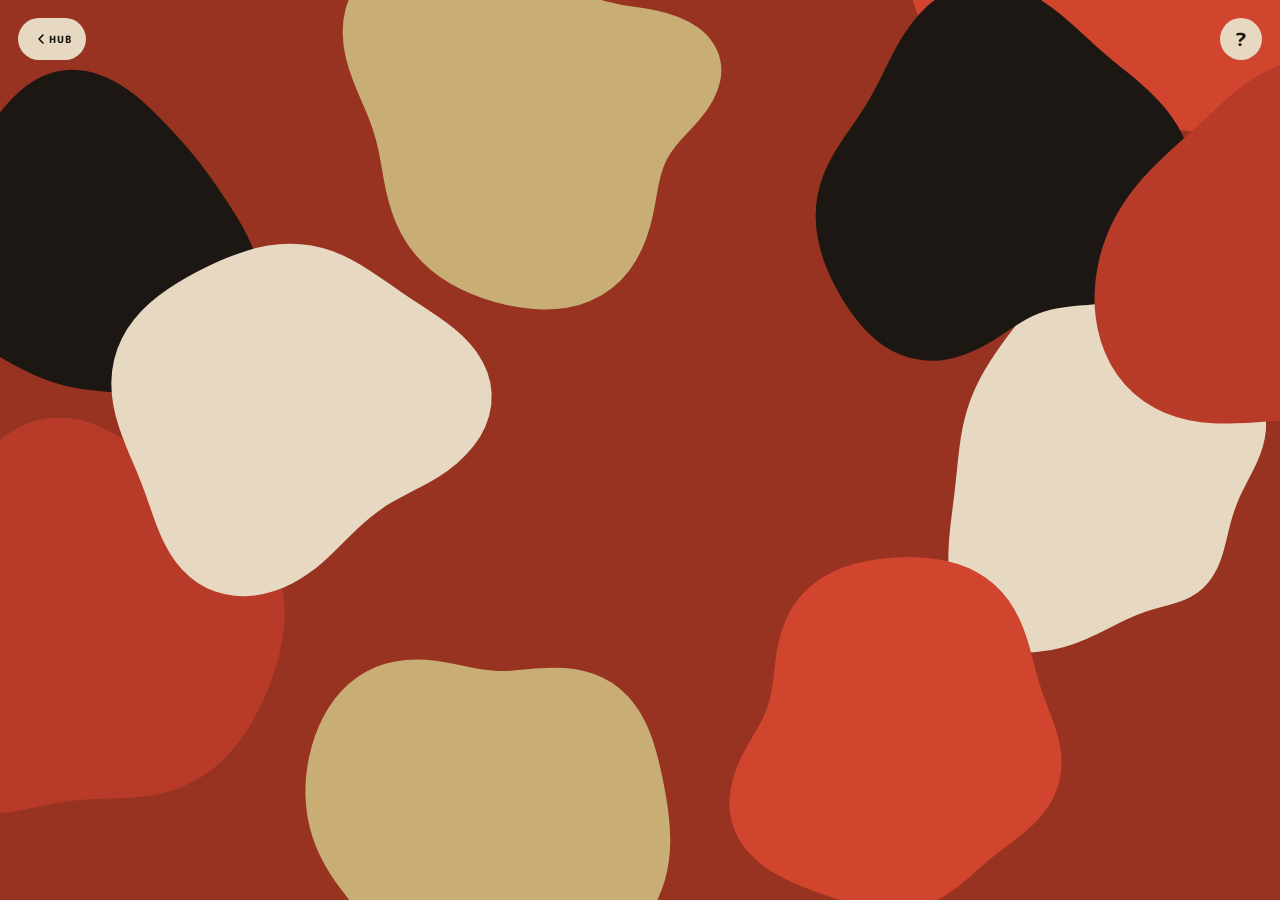
<file: lava/index.html>
<!doctype html>
<html lang="en">
<head>
  <meta charset="utf-8">
  <meta name="copyright" content="© 2026 Matteo Belgiovine. Non-commercial reuse with attribution; commercial use requires separate agreement.">
  <meta name="viewport" content="width=device-width, initial-scale=1, viewport-fit=cover">
  <meta name="theme-color" content="#973320">
  <title>Lava — BeerBelgio</title>
  <link rel="icon" href="../assets/favicon.svg?v=1400" type="image/svg+xml">
  <link rel="stylesheet" href="../assets/fonts/m-plus-rounded-1c/font.css?v=1400">
  <style>
    * { box-sizing: border-box; }
    html, body {
      margin: 0;
      width: 100%;
      height: 100%;
      overflow: hidden;
      background: #973320;
    }
    body { font-family: "M PLUS Rounded 1c", sans-serif; touch-action: none; }

    #lava-canvas {
      position: fixed;
      left: calc(-1 * env(safe-area-inset-left, 0px));
      top: calc(-1 * env(safe-area-inset-top, 0px));
      width: calc(100vw + env(safe-area-inset-left, 0px) + env(safe-area-inset-right, 0px));
      height: calc(100vh + env(safe-area-inset-top, 0px) + env(safe-area-inset-bottom, 0px));
      height: calc(100lvh + env(safe-area-inset-top, 0px) + env(safe-area-inset-bottom, 0px));
      display: block;
      transform: translateZ(0);
      will-change: transform;
    }

    .hud {
      position: fixed;
      z-index: 2;
      inset: 18px 18px auto 18px;
      display: flex;
      justify-content: space-between;
      align-items: center;
      gap: 12px;
      pointer-events: none;
    }

    .hud img { width: 16px; height: 16px; display: block; }
    .hud a {
      pointer-events: auto;
      display: inline-flex;
      align-items: center;
      min-height: 42px;
      padding: 0 15px;
      border-radius: 999px;
      background: #e7d9c1;
      color: #1c1713;
      text-decoration: none;
      font-size: 10px;
      font-weight: 800;
      letter-spacing: .08em;
    }

    .lava-info {
      pointer-events: auto;
      display: grid;
      place-items: center;
      width: 42px;
      height: 42px;
      padding: 0;
      border: 0;
      border-radius: 50%;
      background: #e7d9c1;
      color: #1c1713;
      font: inherit;
      font-size: 18px;
      font-weight: 800;
      cursor: pointer;
    }

    .lava-info-panel[hidden] { display: none !important; }
    .lava-info-panel {
      position: fixed;
      z-index: 5;
      inset: 0;
      display: grid;
      place-items: center;
      padding: 22px;
      background: transparent;
      pointer-events: auto;
    }

    .lava-info-card {
      position: relative;
      width: min(420px, calc(100vw - 44px));
      max-height: min(680px, calc(100svh - 44px));
      overflow: auto;
      padding: 28px 28px 26px;
      border-radius: 28px;
      background: #e7d9c1;
      color: #1c1713;
    }

    .lava-info-card h1 {
      margin: 0 42px 20px 0;
      font-size: 30px;
      line-height: .95;
      letter-spacing: -.045em;
    }

    .lava-info-copy { margin: 0; display: grid; gap: 14px; font-size: 14px; line-height: 1.42; font-weight: 500; }
    .lava-info-copy span { display: block; }
    .lava-info-copy strong { display: inline-block; font-size: 1.22em; line-height: 1; font-weight: 900; letter-spacing: .045em; text-transform: uppercase; }

    .lava-info-close {
      position: absolute;
      right: 18px;
      top: 18px;
      width: 34px;
      height: 34px;
      padding: 0;
      border: 0;
      border-radius: 50%;
      background: #1c1713;
      color: #e7d9c1;
      font: inherit;
      font-size: 20px;
      line-height: 1;
      cursor: pointer;
    }
  </style>

  <script>
    (() => {
      const BUILD_TOKEN = "1400";
      let checking = false;
      async function ensureCurrentBuild() {
        if (checking) return;
        checking = true;
        try {
          const response = await fetch(`/version.json?t=${Date.now()}`, { cache: "no-store" });
          if (!response.ok) return;
          const latest = await response.json();
          if (latest && latest.token && latest.token !== BUILD_TOKEN) {
            const url = new URL(window.location.href);
            if (url.searchParams.get("_build") !== latest.token) {
              url.searchParams.set("_build", latest.token);
              window.location.replace(url.toString());
            }
          }
        } catch (_) {
          /* Offline or transient network failure: keep the current coherent build. */
        } finally {
          checking = false;
        }
      }
      window.addEventListener("pageshow", ensureCurrentBuild);
      window.addEventListener("orientationchange", ensureCurrentBuild);
      document.addEventListener("visibilitychange", () => {
        if (!document.hidden) ensureCurrentBuild();
      });
    })();
  </script>

</head>
<body>
  <canvas id="lava-canvas" aria-label="Interactive BeerBelgio lava"></canvas>

  <div class="hud">
    <a href="../"><img src="../assets/icon-arrow-left.svg?v=1400" alt=""> HUB</a>
    <button class="lava-info" id="lava-info" type="button" aria-label="Full Lava controls" aria-expanded="false" aria-controls="lava-info-panel">?</button>
  </div>

  <div class="lava-info-panel card" id="lava-info-panel" hidden role="dialog" aria-modal="true" aria-labelledby="lava-info-title">
    <section class="lava-info-card">
      <button class="lava-info-close" id="lava-info-close" type="button" aria-label="Close Full Lava controls">×</button>
      <h1 id="lava-info-title">FULL LAVA</h1>
      <p class="lava-info-copy"><span><strong>MOVE</strong> the pointer through the field to create a perturbation.</span><span><strong>SCROLL</strong> around to push the whole field and affect the blobs.</span><span><strong>GRAB &amp; DRAG</strong> a blob, move it and release it — throw it, play with it.</span><span><strong>5+5</strong> clicks on empty space will repel the blobs, then attract them. Drive ’em crazy.</span></p>
    </section>
  </div>

  <script src="../lava.js?v=1400"></script>
  <script>
    (() => {
      const info = document.getElementById("lava-info");
      const panel = document.getElementById("lava-info-panel");
      const close = document.getElementById("lava-info-close");
      const setOpen = (open) => {
        panel.hidden = !open;
        info.setAttribute("aria-expanded", String(open));
      };
      info.addEventListener("click", () => setOpen(panel.hidden));
      close.addEventListener("click", () => setOpen(false));
      addEventListener("keydown", (event) => { if (event.key === "Escape") setOpen(false); });
    })();
  </script>
</body>
</html>
</file>
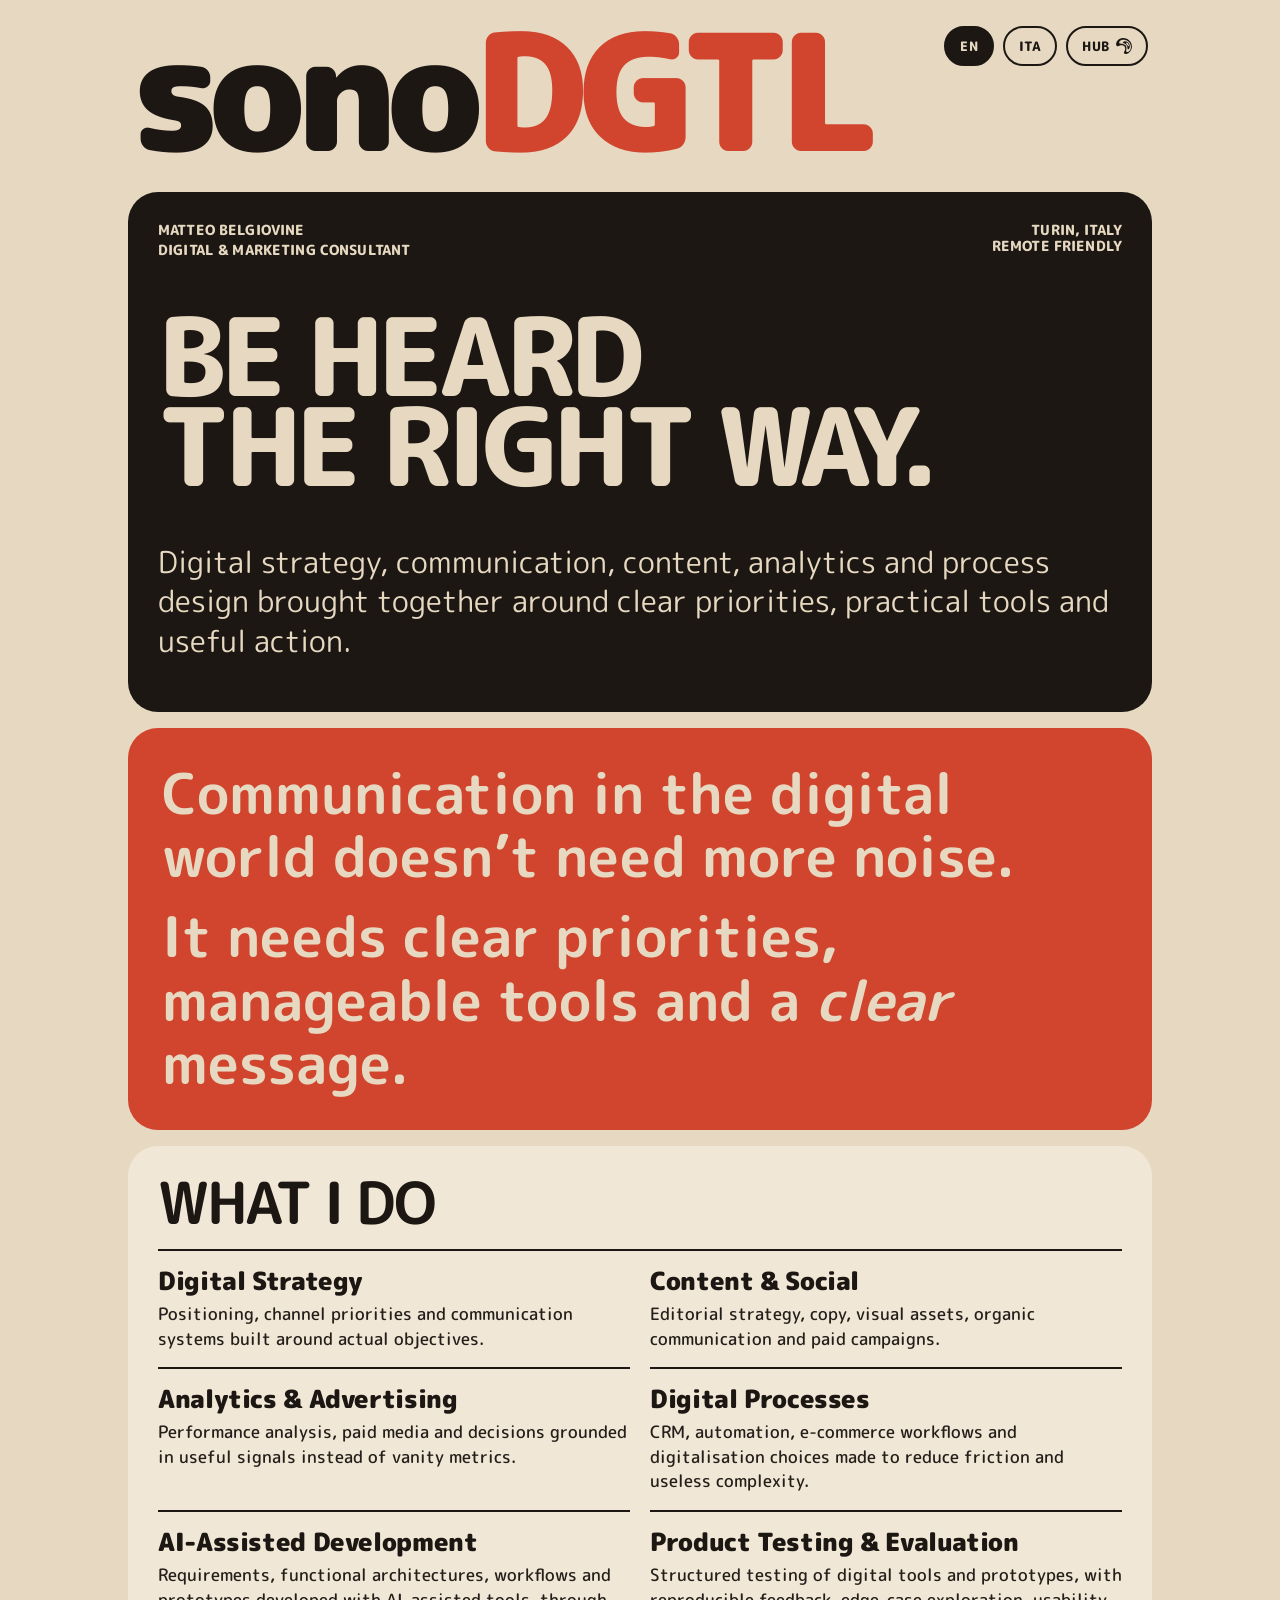
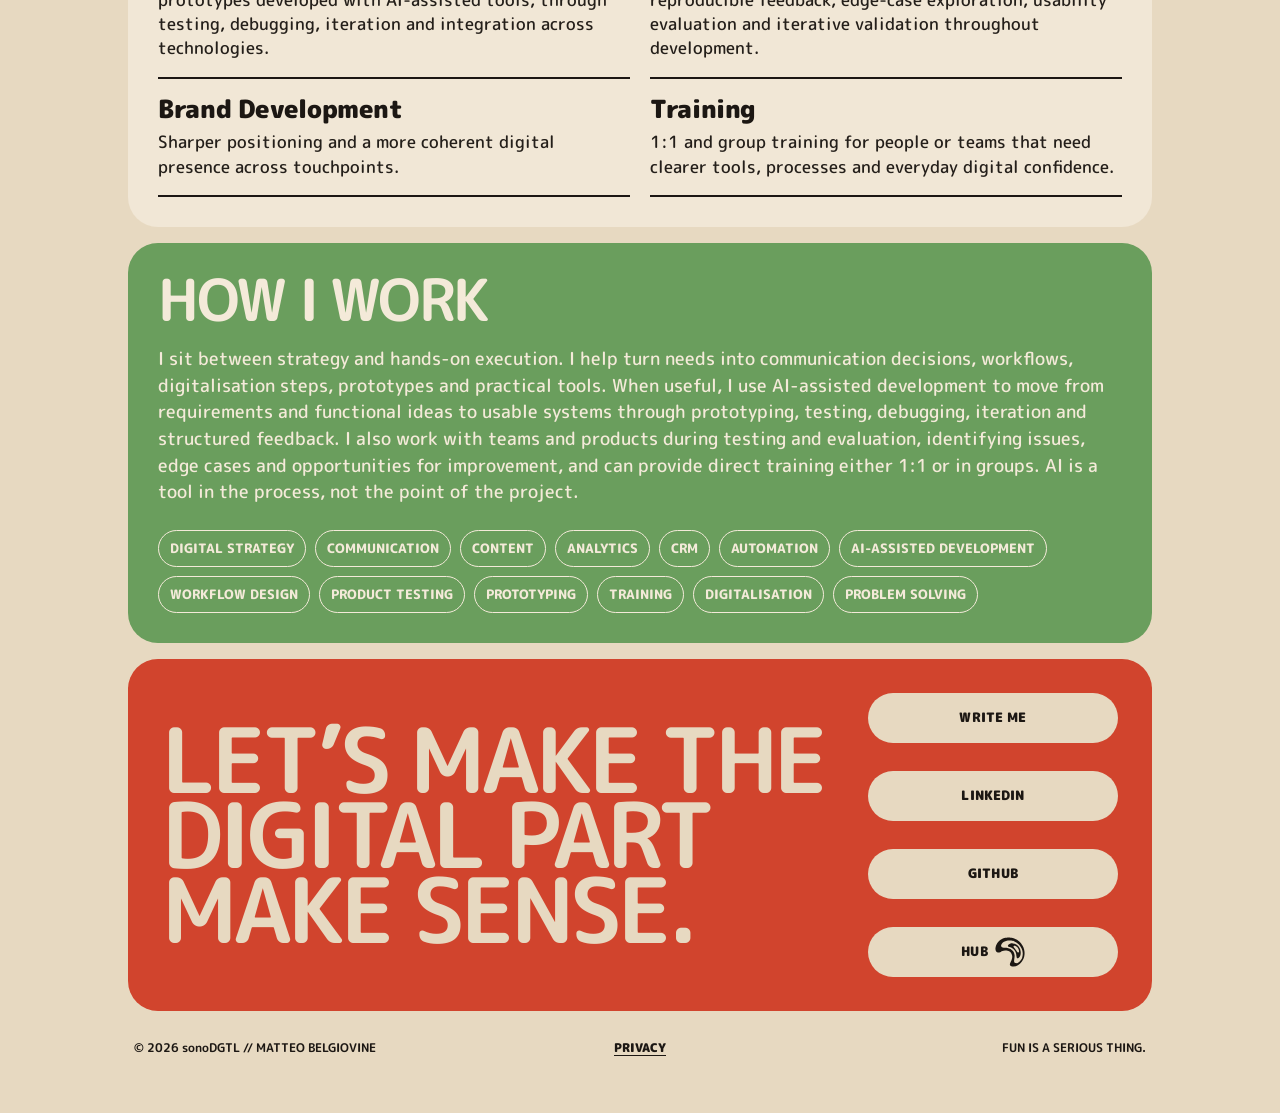
<file: sonodgtl/index.html>
<!doctype html>
<html lang="en">
<head>
  <meta charset="utf-8">
  <meta name="copyright" content="© 2026 Matteo Belgiovine. Non-commercial reuse with attribution; commercial use requires separate agreement.">
  <meta name="viewport" content="width=device-width, initial-scale=1, viewport-fit=cover">
  <meta name="theme-color" content="#1c1713">
  <title>sonoDGTL</title>
  <link rel="canonical" href="https://beerbelgio.github.io/sonodgtl/">
  <link rel="alternate" hreflang="en" href="https://beerbelgio.github.io/sonodgtl/">
  <link rel="alternate" hreflang="it" href="https://beerbelgio.github.io/sonodgtl/it/">
  <link rel="alternate" hreflang="x-default" href="https://beerbelgio.github.io/sonodgtl/">
  <meta name="description" content="Digital strategy, communication, automation, AI-assisted development, digitalisation and training for real-world projects.">
  <link rel="icon" href="../assets/sonoDGTL.svg?v=1400" type="image/svg+xml">
  <link rel="stylesheet" href="../assets/fonts/m-plus-rounded-1c/font.css?v=1400">
  <link rel="stylesheet" href="style.css?v=1400">

  <script>
    (() => {
      const BUILD_TOKEN = "1400";
      let checking = false;
      async function ensureCurrentBuild() {
        if (checking) return;
        checking = true;
        try {
          const response = await fetch(`/version.json?t=${Date.now()}`, { cache: "no-store" });
          if (!response.ok) return;
          const latest = await response.json();
          if (latest && latest.token && latest.token !== BUILD_TOKEN) {
            const url = new URL(window.location.href);
            if (url.searchParams.get("_build") !== latest.token) {
              url.searchParams.set("_build", latest.token);
              window.location.replace(url.toString());
            }
          }
        } catch (_) {
          /* Offline or transient network failure: keep the current coherent build. */
        } finally {
          checking = false;
        }
      }
      window.addEventListener("pageshow", ensureCurrentBuild);
      window.addEventListener("orientationchange", ensureCurrentBuild);
      document.addEventListener("visibilitychange", () => {
        if (!document.hidden) ensureCurrentBuild();
      });
    })();
  </script>

</head>
<body>
  <div class="sd-stage" id="sd-stage">
  <div class="sd-shell" id="sd-shell">
    <nav class="sd-nav" aria-label="sonoDGTL navigation">
      <div class="sd-nav-brand"><span class="sd-brand-sono">sono</span><span class="sd-brand-dgtl">DGTL</span></div>
      <div class="sd-nav-links">
        <a class="sd-pill is-active" href="./" data-language-choice="en" aria-current="page">EN</a>
        <a class="sd-pill" href="it/" data-language-choice="it">ITA</a>
        <a class="sd-pill sd-hub-pill" href="/" data-hub-link><span>HUB</span><img src="../assets/favicon.svg?v=1400" alt=""></a>
      </div>
    </nav>

    <main>
      <section class="sd-hero">
        <div class="sd-hero-top">
          <p class="sd-eyebrow"><span class="sd-name">MATTEO BELGIOVINE</span><span class="sd-role sd-role-full">DIGITAL &amp; MARKETING CONSULTANT</span><span class="sd-role sd-role-short">CONSULTANT</span></p>
          <p class="sd-hero-meta">TURIN, ITALY<br>REMOTE FRIENDLY</p>
        </div>

        <h1><span>BE HEARD</span><span>THE RIGHT WAY.</span></h1>

        <p class="sd-hero-copy">Digital strategy, communication, content, analytics and process design brought together around clear priorities, practical tools and useful action.</p>
      </section>

      <div class="sd-grid">
        <section class="sd-card sd-principle">
          <blockquote><span>Communication in the digital world doesn’t need more noise.</span><span>It needs clear priorities, manageable tools and a <em>clear</em> message.</span></blockquote>
        </section>

        <section class="sd-card sd-capabilities">
          <h2>WHAT I DO</h2>
          <div class="sd-cap-list">
            <div class="sd-cap-item"><h3>Digital Strategy</h3><p>Positioning, channel priorities and communication systems built around actual objectives.</p></div>
            <div class="sd-cap-item"><h3>Content &amp; Social</h3><p>Editorial strategy, copy, visual assets, organic communication and paid campaigns.</p></div>
            <div class="sd-cap-item"><h3>Analytics &amp; Advertising</h3><p>Performance analysis, paid media and decisions grounded in useful signals instead of vanity metrics.</p></div>
            <div class="sd-cap-item"><h3>Digital Processes</h3><p>CRM, automation, e-commerce workflows and digitalisation choices made to reduce friction and useless complexity.</p></div>
            <div class="sd-cap-item"><h3>AI-Assisted Development</h3><p>Requirements, functional architectures, workflows and prototypes developed with AI-assisted tools, through testing, debugging, iteration and integration across technologies.</p></div>
            <div class="sd-cap-item"><h3>Product Testing &amp; Evaluation</h3><p>Structured testing of digital tools and prototypes, with reproducible feedback, edge-case exploration, usability evaluation and iterative validation throughout development.</p></div>
            <div class="sd-cap-item"><h3>Brand Development</h3><p>Sharper positioning and a more coherent digital presence across touchpoints.</p></div>
            <div class="sd-cap-item"><h3>Training</h3><p>1:1 and group training for people or teams that need clearer tools, processes and everyday digital confidence.</p></div>
          </div>
        </section>

        <section class="sd-card sd-profile">
          <h2>HOW I WORK</h2>
          <p>I sit between strategy and hands-on execution. I help turn needs into communication decisions, workflows, digitalisation steps, prototypes and practical tools. When useful, I use AI-assisted development to move from requirements and functional ideas to usable systems through prototyping, testing, debugging, iteration and structured feedback. I also work with teams and products during testing and evaluation, identifying issues, edge cases and opportunities for improvement, and can provide direct training either 1:1 or in groups. AI is a tool in the process, not the point of the project.</p>
          <div class="sd-tags" aria-label="Core skills">
            <span class="sd-tag">DIGITAL STRATEGY</span><span class="sd-tag">COMMUNICATION</span><span class="sd-tag">CONTENT</span><span class="sd-tag">ANALYTICS</span><span class="sd-tag">CRM</span><span class="sd-tag">AUTOMATION</span><span class="sd-tag">AI-ASSISTED DEVELOPMENT</span><span class="sd-tag">WORKFLOW DESIGN</span><span class="sd-tag">PRODUCT TESTING</span><span class="sd-tag">PROTOTYPING</span><span class="sd-tag">TRAINING</span><span class="sd-tag">DIGITALISATION</span><span class="sd-tag">PROBLEM SOLVING</span>
          </div>
        </section>
      </div>

      <section class="sd-contact">
        <h2>LET’S MAKE THE DIGITAL PART MAKE SENSE.</h2>
        <div class="sd-contact-actions">
          <a id="sd-write-me" href="mailto:matteo.sonodgtl@gmail.com?subject=sonoDGTL%20%E2%80%94%20Project%20Enquiry&body=Hi%20Matteo%2C%0A%0AHOW%20DID%20YOU%20FIND%20ME%3A%0A%0AWHO%20I%20AM%3A%0A%0APROJECT%20%2F%20COMPANY%3A%0A%0AWHAT%20I%20NEED%20HELP%20WITH%3A%0A%0AWHAT%20I%20WANT%20TO%20ACHIEVE%3A%0A">WRITE ME</a>
          <a href="https://www.linkedin.com/in/matteo-belgiovine-421177164/" target="_blank" rel="noopener noreferrer">LINKEDIN</a>
          <a href="https://github.com/BeerBelgio" target="_blank" rel="noopener noreferrer">GITHUB</a>
          <a class="sd-contact-hub" href="../"><span class="sd-hub-content"><span>HUB</span><img src="../assets/BeerBelgio-button.svg?v=1400" alt=""></span></a>
        </div>
      </section>
    </main>

    <footer class="sd-footer"><span class="sd-footer-legal">© 2026 sonoDGTL // MATTEO BELGIOVINE</span><button class="sd-privacy-link" type="button" data-privacy-open aria-expanded="false" aria-controls="privacy-panel">PRIVACY</button><span class="sd-footer-motto">FUN IS A SERIOUS THING.</span></footer>
  </div>
  </div>
  <div class="privacy-overlay" id="privacy-panel" hidden role="dialog" aria-modal="true" aria-labelledby="privacy-title">
    <section class="privacy-card">
      <button class="privacy-close" type="button" data-privacy-close aria-label="Close privacy information">×</button>
      <h2 id="privacy-title">PRIVACY</h2>
      <p class="privacy-intro">This site is intentionally light on tracking.</p>
      <div class="privacy-copy">
        <section><h3>THIS SITE</h3><p>No first-party analytics, advertising pixels, profiling or marketing trackers are used by this website.</p></section>
        <section><h3>HOSTING</h3><p>The site is hosted with GitHub Pages. GitHub states that visitors’ IP addresses are logged and stored for security purposes. <a href="https://docs.github.com/en/site-policy/privacy-policies/github-general-privacy-statement" target="_blank" rel="noopener noreferrer">GitHub Privacy Statement <img class="privacy-link-arrow" src="../assets/icon-arrow-up-right.svg?v=1400" alt="" aria-hidden="true"></a></p></section>
        <section><h3>EXTERNAL LINKS</h3><p>Professional and social links open third-party services. Their own privacy terms apply once you leave this site.</p></section>
        <section><h3>CONTACT DATA</h3><p>“Write me” first tries to open your email app through a <code>mailto:</code> link. If no mail app takes over, an in-page fallback lets you copy the recipient, subject and message into your webmail. This website does not submit or store the message itself. If you email Matteo, the data you voluntarily provide are used to reply to your request and manage the related correspondence. The legal basis is taking steps at your request before a possible collaboration where applicable (GDPR Art. 6(1)(b)); otherwise, the legitimate interest in answering and managing correspondence (Art. 6(1)(f)). Providing contact data is voluntary.</p></section>
        <section><h3>EMAIL PROVIDER</h3><p>Email is received through Gmail / Google. Google may process that correspondence under its own privacy terms and applicable international-transfer safeguards. <a href="https://policies.google.com/privacy" target="_blank" rel="noopener noreferrer">Google Privacy Policy <img class="privacy-link-arrow" src="../assets/icon-arrow-up-right.svg?v=1400" alt="" aria-hidden="true"></a></p></section>
        <section><h3>RETENTION &amp; RIGHTS</h3><p>Correspondence is kept only as long as reasonably needed for the request, any resulting relationship and applicable legal or accounting obligations. No automated decision-making or profiling is carried out by Matteo through this site. Where the GDPR applies, you may request access, correction, deletion, restriction, objection or portability where applicable, and you may lodge a complaint with the competent supervisory authority.</p></section>
        <section><h3>CONTROLLER / CONTACT</h3><p>Matteo Belgiovine — Turin, Italy<br><a href="mailto:matteo.sonodgtl@gmail.com">matteo.sonodgtl@gmail.com</a></p></section>
      </div>
      <p class="privacy-updated">Last updated: 22 September 2026.</p>
    </section>
  </div>

  <div class="email-fallback" id="email-fallback" hidden>
    <div class="email-fallback-card" role="dialog" aria-modal="true" aria-labelledby="email-fallback-title">
      <button class="email-fallback-close" id="email-fallback-close" type="button" aria-label="Close email details"><span aria-hidden="true"></span></button>
      <h2 id="email-fallback-title">NO MAIL APP?</h2>
      <p>Use these three fields in your webmail.</p>
      <div class="email-field"><span>TO</span><code id="email-fallback-to">matteo.sonodgtl@gmail.com</code><button type="button" data-copy-target="email-fallback-to">COPY</button></div>
      <div class="email-field"><span>SUBJECT</span><code id="email-fallback-subject">sonoDGTL — Project Enquiry</code><button type="button" data-copy-target="email-fallback-subject">COPY</button></div>
      <div class="email-field email-field-body"><span>MESSAGE</span><code id="email-fallback-body">Hi Matteo,

HOW DID YOU FIND ME:

WHO I AM:

PROJECT / COMPANY:

WHAT I NEED HELP WITH:

WHAT I WANT TO ACHIEVE:</code><button type="button" data-copy-target="email-fallback-body">COPY</button></div>
    </div>
  </div>
  <script src="script.js?v=1400"></script>
  <script src="../privacy.js?v=1400"></script>
</body>
</html>
</file>
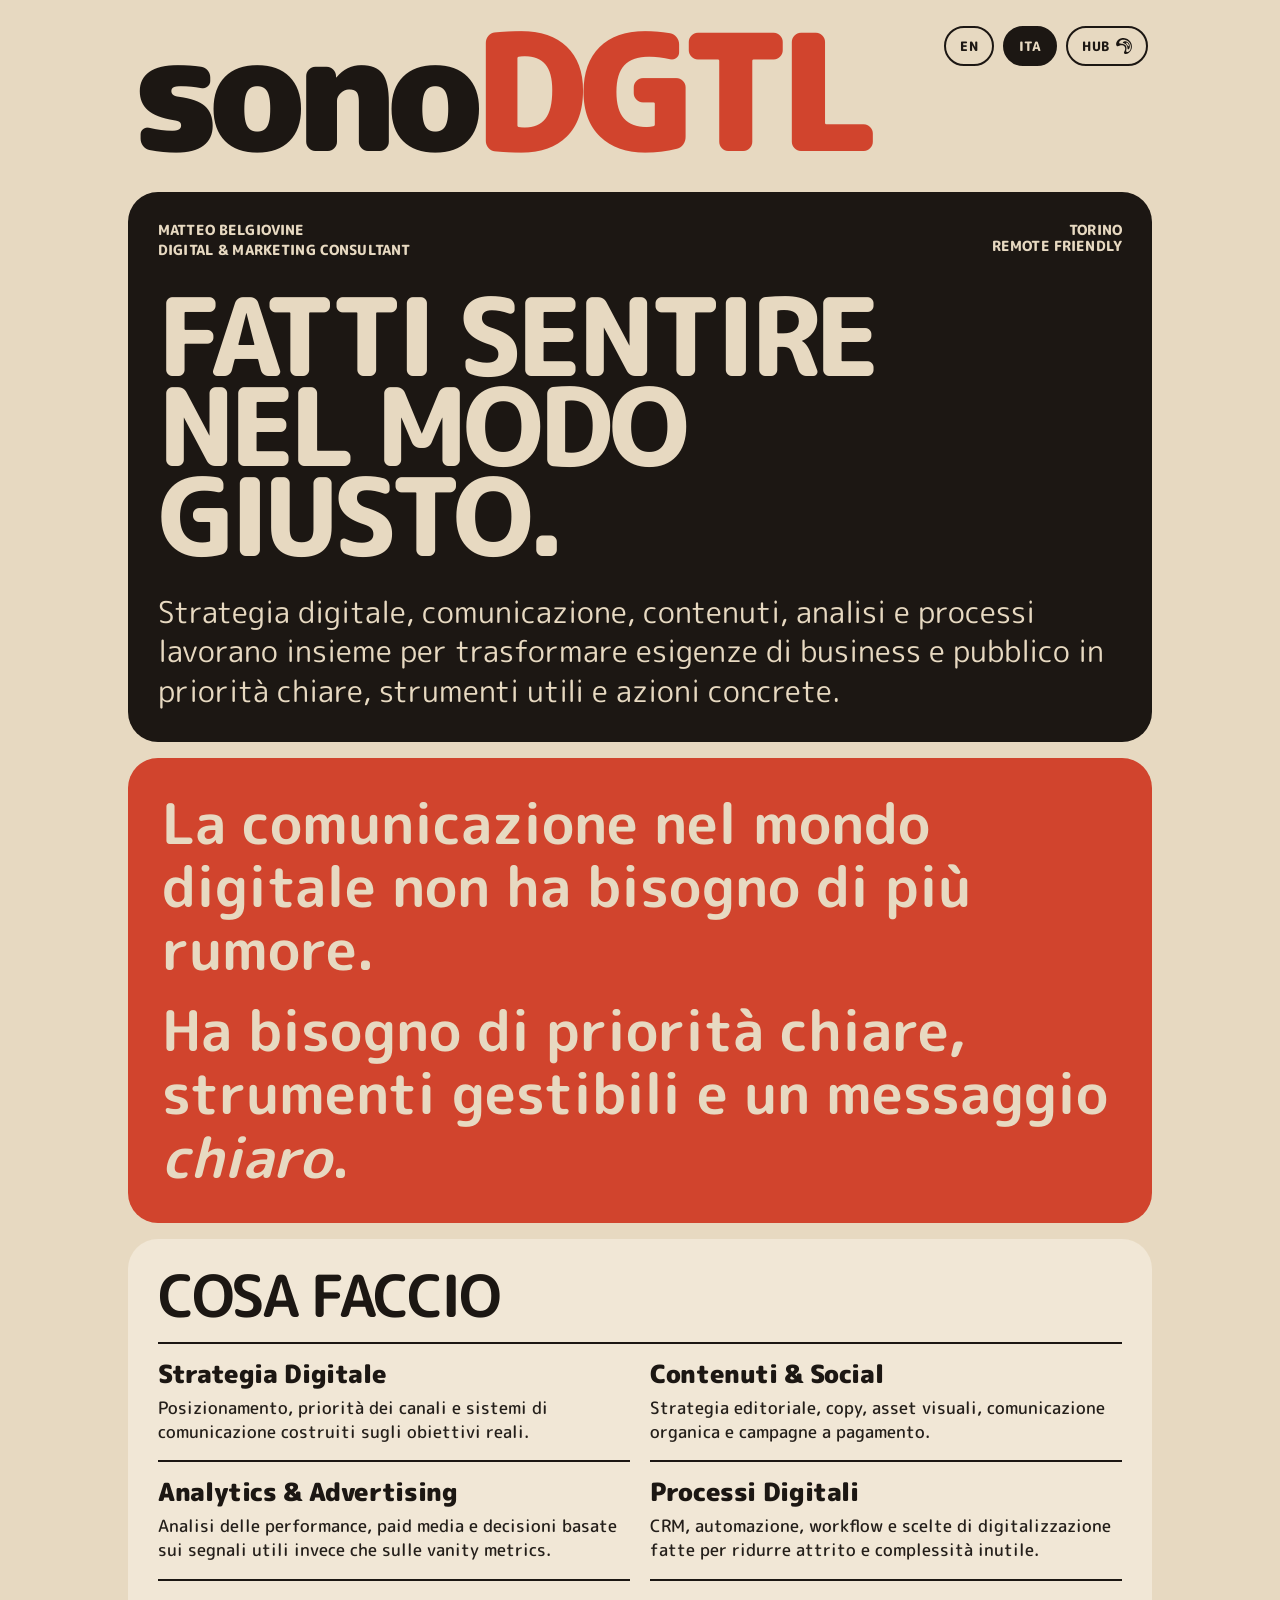
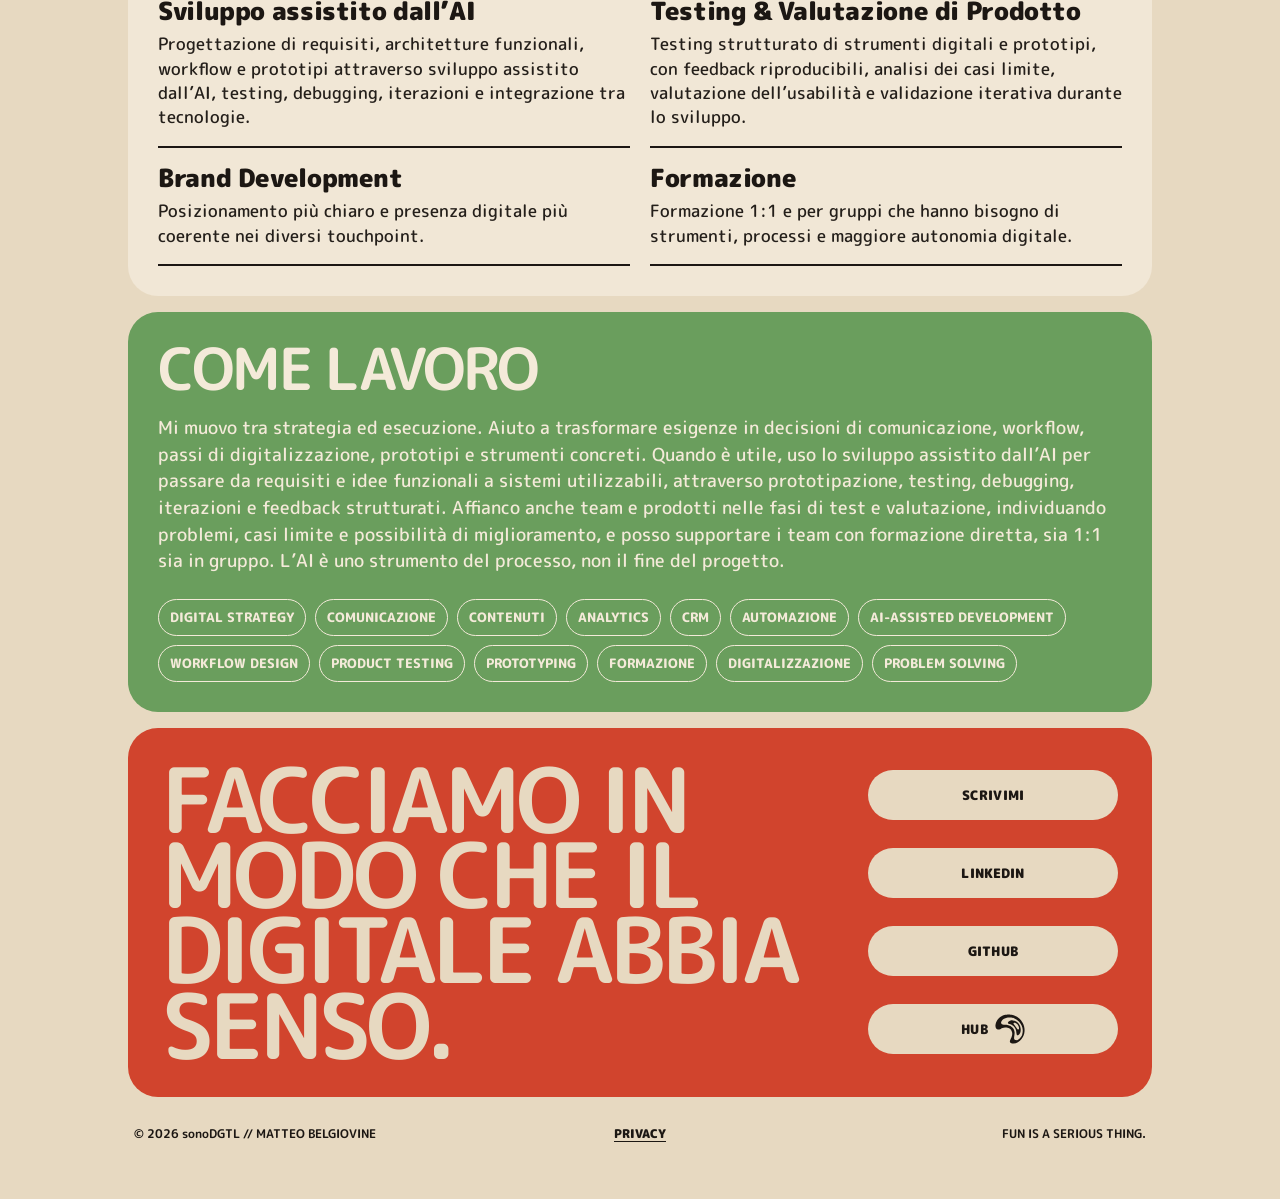
<file: sonodgtl/it/index.html>
<!doctype html>
<html lang="it">
<head>
  <meta charset="utf-8">
  <meta name="copyright" content="© 2026 Matteo Belgiovine. Riuso non commerciale consentito con attribuzione; uso commerciale soggetto ad accordo separato.">
  <meta name="viewport" content="width=device-width, initial-scale=1, viewport-fit=cover">
  <meta name="theme-color" content="#1c1713">
  <title>sonoDGTL</title>
  <link rel="canonical" href="https://beerbelgio.github.io/sonodgtl/it/">
  <link rel="alternate" hreflang="en" href="https://beerbelgio.github.io/sonodgtl/">
  <link rel="alternate" hreflang="it" href="https://beerbelgio.github.io/sonodgtl/it/">
  <link rel="alternate" hreflang="x-default" href="https://beerbelgio.github.io/sonodgtl/">
  <meta name="description" content="Strategia digitale, comunicazione, automazione, sviluppo assistito dall’AI, digitalizzazione e formazione per progetti reali.">
  <link rel="icon" href="../../assets/sonoDGTL.svg?v=1400" type="image/svg+xml">
  <link rel="stylesheet" href="../../assets/fonts/m-plus-rounded-1c/font.css?v=1400">
  <link rel="stylesheet" href="../style.css?v=1400">

  <script>
    (() => {
      const BUILD_TOKEN = "1400";
      let checking = false;
      async function ensureCurrentBuild() {
        if (checking) return;
        checking = true;
        try {
          const response = await fetch(`/version.json?t=${Date.now()}`, { cache: "no-store" });
          if (!response.ok) return;
          const latest = await response.json();
          if (latest && latest.token && latest.token !== BUILD_TOKEN) {
            const url = new URL(window.location.href);
            if (url.searchParams.get("_build") !== latest.token) {
              url.searchParams.set("_build", latest.token);
              window.location.replace(url.toString());
            }
          }
        } catch (_) {
          /* Offline or transient network failure: keep the current coherent build. */
        } finally {
          checking = false;
        }
      }
      window.addEventListener("pageshow", ensureCurrentBuild);
      window.addEventListener("orientationchange", ensureCurrentBuild);
      document.addEventListener("visibilitychange", () => {
        if (!document.hidden) ensureCurrentBuild();
      });
    })();
  </script>

</head>
<body>
  <div class="sd-stage" id="sd-stage">
  <div class="sd-shell" id="sd-shell">
    <nav class="sd-nav" aria-label="Navigazione sonoDGTL">
      <div class="sd-nav-brand"><span class="sd-brand-sono">sono</span><span class="sd-brand-dgtl">DGTL</span></div>
      <div class="sd-nav-links">
        <a class="sd-pill" href="../" data-language-choice="en">EN</a>
        <a class="sd-pill is-active" href="./" data-language-choice="it" aria-current="page">ITA</a>
        <a class="sd-pill sd-hub-pill" href="/it/" data-hub-link><span>HUB</span><img src="../../assets/favicon.svg?v=1400" alt=""></a>
      </div>
    </nav>

    <main>
      <section class="sd-hero">
        <div class="sd-hero-top">
          <p class="sd-eyebrow"><span class="sd-name">MATTEO BELGIOVINE</span><span class="sd-role sd-role-full">DIGITAL &amp; MARKETING CONSULTANT</span><span class="sd-role sd-role-short">CONSULTANT</span></p>
          <p class="sd-hero-meta">TORINO<br>REMOTE FRIENDLY</p>
        </div>

        <h1 class="sd-hero-title-it"><span>FATTI SENTIRE</span><span>NEL MODO</span><span>GIUSTO.</span></h1>

        <p class="sd-hero-copy">Strategia digitale, comunicazione, contenuti, analisi e processi lavorano insieme per trasformare esigenze di business e pubblico in priorità chiare, strumenti utili e azioni concrete.</p>
      </section>

      <div class="sd-grid">
        <section class="sd-card sd-principle">
          <blockquote><span>La comunicazione nel mondo digitale non ha bisogno di più rumore.</span><span>Ha bisogno di priorità chiare, strumenti gestibili e un messaggio <em>chiaro</em>.</span></blockquote>
        </section>

        <section class="sd-card sd-capabilities">
          <h2>COSA FACCIO</h2>
          <div class="sd-cap-list">
            <div class="sd-cap-item"><h3>Strategia Digitale</h3><p>Posizionamento, priorità dei canali e sistemi di comunicazione costruiti sugli obiettivi reali.</p></div>
            <div class="sd-cap-item"><h3>Contenuti &amp; Social</h3><p>Strategia editoriale, copy, asset visuali, comunicazione organica e campagne a pagamento.</p></div>
            <div class="sd-cap-item"><h3>Analytics &amp; Advertising</h3><p>Analisi delle performance, paid media e decisioni basate sui segnali utili invece che sulle vanity metrics.</p></div>
            <div class="sd-cap-item"><h3>Processi Digitali</h3><p>CRM, automazione, workflow e scelte di digitalizzazione fatte per ridurre attrito e complessità inutile.</p></div>
            <div class="sd-cap-item"><h3>Sviluppo assistito dall’AI</h3><p>Progettazione di requisiti, architetture funzionali, workflow e prototipi attraverso sviluppo assistito dall’AI, testing, debugging, iterazioni e integrazione tra tecnologie.</p></div>
            <div class="sd-cap-item"><h3>Testing &amp; Valutazione di Prodotto</h3><p>Testing strutturato di strumenti digitali e prototipi, con feedback riproducibili, analisi dei casi limite, valutazione dell’usabilità e validazione iterativa durante lo sviluppo.</p></div>
            <div class="sd-cap-item"><h3>Brand Development</h3><p>Posizionamento più chiaro e presenza digitale più coerente nei diversi touchpoint.</p></div>
            <div class="sd-cap-item"><h3>Formazione</h3><p>Formazione 1:1 e per gruppi che hanno bisogno di strumenti, processi e maggiore autonomia digitale.</p></div>
          </div>
        </section>

        <section class="sd-card sd-profile">
          <h2>COME LAVORO</h2>
          <p>Mi muovo tra strategia ed esecuzione. Aiuto a trasformare esigenze in decisioni di comunicazione, workflow, passi di digitalizzazione, prototipi e strumenti concreti. Quando è utile, uso lo sviluppo assistito dall’AI per passare da requisiti e idee funzionali a sistemi utilizzabili, attraverso prototipazione, testing, debugging, iterazioni e feedback strutturati. Affianco anche team e prodotti nelle fasi di test e valutazione, individuando problemi, casi limite e possibilità di miglioramento, e posso supportare i team con formazione diretta, sia 1:1 sia in gruppo. L’AI è uno strumento del processo, non il fine del progetto.</p>
          <div class="sd-tags" aria-label="Competenze principali">
            <span class="sd-tag">DIGITAL STRATEGY</span><span class="sd-tag">COMUNICAZIONE</span><span class="sd-tag">CONTENUTI</span><span class="sd-tag">ANALYTICS</span><span class="sd-tag">CRM</span><span class="sd-tag">AUTOMAZIONE</span><span class="sd-tag">AI-ASSISTED DEVELOPMENT</span><span class="sd-tag">WORKFLOW DESIGN</span><span class="sd-tag">PRODUCT TESTING</span><span class="sd-tag">PROTOTYPING</span><span class="sd-tag">FORMAZIONE</span><span class="sd-tag">DIGITALIZZAZIONE</span><span class="sd-tag">PROBLEM SOLVING</span>
          </div>
        </section>
      </div>

      <section class="sd-contact">
        <h2>FACCIAMO IN MODO<span class="sd-landscape-break"><br></span> CHE IL DIGITALE<span class="sd-landscape-break"><br></span> ABBIA<span class="sd-landscape-break"><br></span> SENSO.</h2>
        <div class="sd-contact-actions">
          <a id="sd-write-me" href="mailto:matteo.sonodgtl@gmail.com?subject=sonoDGTL%20%E2%80%94%20Richiesta%20di%20collaborazione&body=Ciao%20Matteo%2C%0A%0ACOME%20TI%20HO%20TROVATO%3A%0A%0ACHI%20SONO%3A%0A%0APROGETTO%20%2F%20AZIENDA%3A%0A%0ADI%20COSA%20HO%20BISOGNO%3A%0A%0AOBIETTIVO%3A%0A">SCRIVIMI</a>
          <a href="https://www.linkedin.com/in/matteo-belgiovine-421177164/" target="_blank" rel="noopener noreferrer">LINKEDIN</a>
          <a href="https://github.com/BeerBelgio" target="_blank" rel="noopener noreferrer">GITHUB</a>
          <a class="sd-contact-hub" href="../../"><span class="sd-hub-content"><span>HUB</span><img src="../../assets/BeerBelgio-button.svg?v=1400" alt=""></span></a>
        </div>
      </section>
    </main>

    <footer class="sd-footer"><span class="sd-footer-legal">© 2026 sonoDGTL // MATTEO BELGIOVINE</span><button class="sd-privacy-link" type="button" data-privacy-open aria-expanded="false" aria-controls="privacy-panel">PRIVACY</button><span class="sd-footer-motto">FUN IS A SERIOUS THING.</span></footer>
  </div>
  </div>
  <div class="privacy-overlay" id="privacy-panel" hidden role="dialog" aria-modal="true" aria-labelledby="privacy-title">
    <section class="privacy-card">
      <button class="privacy-close" type="button" data-privacy-close aria-label="Chiudi le informazioni privacy">×</button>
      <h2 id="privacy-title">PRIVACY</h2>
      <p class="privacy-intro">Questo sito è volutamente leggero sul tracciamento.</p>
      <div class="privacy-copy">
        <section><h3>QUESTO SITO</h3><p>Il sito non utilizza analytics di prima parte, pixel pubblicitari, profilazione o tracker di marketing.</p></section>
        <section><h3>HOSTING</h3><p>Il sito è ospitato tramite GitHub Pages. GitHub dichiara che gli indirizzi IP dei visitatori vengono registrati e conservati per finalità di sicurezza. <a href="https://docs.github.com/en/site-policy/privacy-policies/github-general-privacy-statement" target="_blank" rel="noopener noreferrer">Privacy Statement di GitHub <img class="privacy-link-arrow" src="../../assets/icon-arrow-up-right.svg?v=1400" alt="" aria-hidden="true"></a></p></section>
        <section><h3>LINK ESTERNI</h3><p>I link professionali e social aprono servizi di terze parti. Una volta lasciato questo sito si applicano le rispettive informative privacy.</p></section>
        <section><h3>DATI DI CONTATTO</h3><p>“Scrivimi” prova prima ad aprire l’app email tramite un link <code>mailto:</code>. Se nessuna app prende in carico il link, una finestra nella pagina permette di copiare destinatario, oggetto e messaggio nella propria webmail. Questo sito non invia né memorizza direttamente il messaggio. Se scrivi a Matteo, i dati forniti volontariamente vengono utilizzati per rispondere alla richiesta e gestire la relativa corrispondenza. La base giuridica è l’esecuzione di misure precontrattuali richieste dall’interessato, quando applicabile (art. 6(1)(b) GDPR); negli altri casi, il legittimo interesse a rispondere e gestire la corrispondenza (art. 6(1)(f)). Il conferimento dei dati di contatto è volontario.</p></section>
        <section><h3>FORNITORE EMAIL</h3><p>Le email vengono ricevute tramite Gmail / Google. Google può trattare la corrispondenza secondo la propria informativa privacy e le garanzie applicabili ai trasferimenti internazionali. <a href="https://policies.google.com/privacy?hl=it" target="_blank" rel="noopener noreferrer">Privacy Policy di Google <img class="privacy-link-arrow" src="../../assets/icon-arrow-up-right.svg?v=1400" alt="" aria-hidden="true"></a></p></section>
        <section><h3>CONSERVAZIONE E DIRITTI</h3><p>La corrispondenza viene conservata solo per il tempo ragionevolmente necessario alla richiesta, all’eventuale rapporto conseguente e agli obblighi legali o contabili applicabili. Matteo non effettua tramite questo sito processi decisionali automatizzati o profilazione. Nei casi previsti dal GDPR puoi chiedere accesso, rettifica, cancellazione, limitazione, opposizione o portabilità, quando applicabili, e presentare reclamo all’autorità di controllo competente.</p></section>
        <section><h3>TITOLARE / CONTATTO</h3><p>Matteo Belgiovine — Torino, Italia<br><a href="mailto:matteo.sonodgtl@gmail.com">matteo.sonodgtl@gmail.com</a></p></section>
      </div>
      <p class="privacy-updated">Ultimo aggiornamento: 22 settembre 2026.</p>
    </section>
  </div>

  <div class="email-fallback" id="email-fallback" hidden>
    <div class="email-fallback-card" role="dialog" aria-modal="true" aria-labelledby="email-fallback-title">
      <button class="email-fallback-close" id="email-fallback-close" type="button" aria-label="Chiudi i dettagli email"><span aria-hidden="true"></span></button>
      <h2 id="email-fallback-title">L’EMAIL NON SI APRE?</h2>
      <p>Usa questi tre campi nella tua webmail.</p>
      <div class="email-field"><span>DESTINATARIO</span><code id="email-fallback-to">matteo.sonodgtl@gmail.com</code><button type="button" data-copy-target="email-fallback-to">COPIA</button></div>
      <div class="email-field"><span>OGGETTO</span><code id="email-fallback-subject">sonoDGTL — Richiesta di collaborazione</code><button type="button" data-copy-target="email-fallback-subject">COPIA</button></div>
      <div class="email-field email-field-body"><span>MESSAGGIO</span><code id="email-fallback-body">Ciao Matteo,

COME TI HO TROVATO:

CHI SONO:

PROGETTO / AZIENDA:

DI COSA HO BISOGNO:

OBIETTIVO:</code><button type="button" data-copy-target="email-fallback-body">COPIA</button></div>
    </div>
  </div>
  <script src="../script.js?v=1400"></script>
  <script src="../../privacy.js?v=1400"></script>
</body>
</html>
</file>
<file: assets/fonts/m-plus-rounded-1c/font.css>
/* M PLUS Rounded 1c — self-hosted, SIL Open Font License 1.1 */

@font-face {
  font-family: "M PLUS Rounded 1c";
  src: url("./m-plus-rounded-1c-latin-100-normal.woff2?v=1400") format("woff2");
  font-style: normal;
  font-weight: 100;
  font-display: swap;
}

@font-face {
  font-family: "M PLUS Rounded 1c";
  src: url("./m-plus-rounded-1c-latin-300-normal.woff2?v=1400") format("woff2");
  font-style: normal;
  font-weight: 300;
  font-display: swap;
}

@font-face {
  font-family: "M PLUS Rounded 1c";
  src: url("./m-plus-rounded-1c-latin-400-normal.woff2?v=1400") format("woff2");
  font-style: normal;
  font-weight: 400;
  font-display: swap;
}

@font-face {
  font-family: "M PLUS Rounded 1c";
  src: url("./m-plus-rounded-1c-latin-500-normal.woff2?v=1400") format("woff2");
  font-style: normal;
  font-weight: 500;
  font-display: swap;
}

@font-face {
  font-family: "M PLUS Rounded 1c";
  src: url("./m-plus-rounded-1c-latin-700-normal.woff2?v=1400") format("woff2");
  font-style: normal;
  font-weight: 700;
  font-display: swap;
}

@font-face {
  font-family: "M PLUS Rounded 1c";
  src: url("./m-plus-rounded-1c-latin-800-normal.woff2?v=1400") format("woff2");
  font-style: normal;
  font-weight: 800;
  font-display: swap;
}

@font-face {
  font-family: "M PLUS Rounded 1c";
  src: url("./m-plus-rounded-1c-latin-900-normal.woff2?v=1400") format("woff2");
  font-style: normal;
  font-weight: 900;
  font-display: swap;
}
</file>
<file: style.css>
/* BeerBelgio / Matteo Belgiovine — Digital Hub
   V1.1.0 production baseline. Vanilla HTML/CSS/JS, no external UI libraries.
*/

:root {
  --ink: #1c1713;
  --cream: #e7d9c1;
  --orange: #d1442d;
  --brick: #973320;
  --page-gap: 14px;
  --radius: 28px;
  --max-width: 760px;
}

* { box-sizing: border-box; }

html {
  min-height: 100%;
  background: var(--brick);
  scroll-behavior: smooth;
}

body {
  margin: 0;
  min-height: 100%;
  color: var(--ink);
  font-family: var(--ui-font), sans-serif;
  -webkit-font-smoothing: antialiased;
  overflow-x: hidden;
}

a { color: inherit; }

#lava-canvas {
  position: fixed;
  inset: 0;
  z-index: -2;
  width: 100%;
  height: 100%;
  display: block;
  background: var(--brick);
}

.site-shell {
  width: min(calc(100% - 28px), var(--max-width));
  margin: 0 auto;
  padding: 14px 0 46px;
  display: grid;
  gap: var(--page-gap);
  transition: opacity 420ms ease, transform 520ms cubic-bezier(.2,.8,.2,1);
}

.card {
  background: var(--cream);
  border-radius: var(--radius);
  border: 0;
}

/* HERO */

.hero {
  min-height: 500px;
  padding: 22px 20px 20px;
  display: grid;
  grid-template-rows: auto 1fr auto;
}

.hero-meta {
  display: flex;
  justify-content: space-between;
  gap: 16px;
  font-family: var(--ui-font), sans-serif;
  font-size: 14px;
  line-height: 1.15;
  font-weight: 500;
  letter-spacing: .035em;
}

.hero h1 {
  align-self: center;
  margin: 10px 0;
  line-height: .84;
  letter-spacing: -.055em;
}

.hero .fun {
  display: block;
  color: var(--orange);
  font-size: clamp(76px, 24vw, 114px);
  font-weight: 900;
}

.hero .serious {
  display: block;
  margin-top: 8px;
  max-width: 350px;
  font-size: clamp(29px, 9vw, 45px);
  line-height: .92;
  font-weight: 900;
}

.identity-stack {
  display: grid;
  gap: 18px;
}

.identity-card-link {
  display: block;
  min-width: 0;
  text-decoration: none;
  border-radius: 12px;
}

.identity-card-link:hover h2 { color: var(--orange); }

.identity-card-link:focus-visible {
  outline: 3px solid var(--orange);
  outline-offset: 5px;
}

.identity-block {
  display: grid;
  grid-template-rows: auto minmax(2.7em, auto) minmax(2.7em, auto);
  padding-top: 13px;
  border-top: 2px solid var(--ink);
}

.identity-block h2 {
  margin: 0 0 7px;
  font-size: 19px;
  line-height: 1;
  letter-spacing: -.015em;
}

.identity-block p {
  margin: 0;
  max-width: 560px;
  font-family: var(--ui-font), sans-serif;
  font-weight: 700;
}

.identity-tagline {
  font-size: 12px;
  line-height: 1.32;
  letter-spacing: .02em;
}

.identity-meta {
  margin-top: 5px !important;
  font-size: 10px;
  line-height: 1.32;
  letter-spacing: .04em;
  opacity: .8;
}

/* QUICK LINKS */

.quick-actions {
  width: 100%;
  display: grid;
  grid-template-columns: repeat(6, 40px) auto;
  align-items: center;
  justify-content: space-between;
}

.platforms { display: contents; }

.platforms a {
  width: 40px;
  height: 40px;
  display: grid;
  place-items: center;
  border-radius: 999px;
  background: var(--ink);
  color: var(--cream);
  text-decoration: none;
  border: 0;
  box-shadow: none;
  font-size: 10px;
  font-weight: 900;
  letter-spacing: .03em;
  transition: transform 160ms ease;
}

.lava-toggle {
  height: 40px;
  padding: 0 15px;
  border: 0;
  border-radius: 999px;
  background: var(--cream);
  color: var(--ink);
  box-shadow: none;
  font: inherit;
  font-size: 9px;
  font-weight: 900;
  letter-spacing: .055em;
  cursor: pointer;
  white-space: nowrap;
  transition: transform 160ms ease;
}

.platforms a:hover,
.lava-toggle:hover {
  transform: translateY(-2px);
}

body.lava-mode { overflow: hidden; }

body.lava-mode .site-shell {
  opacity: 0;
  transform: scale(.985);
  pointer-events: none;
}

body.lava-mode .lava-toggle {
  position: fixed;
  z-index: 20;
  right: 18px;
  top: 18px;
  pointer-events: auto;
}

/* FEATURED */

.featured { padding: 16px; }

.video-shell {
  position: relative;
  width: 100%;
  aspect-ratio: 16 / 9;
  border: 0;
  border-radius: 20px;
  background: var(--ink);
  color: var(--cream);
  overflow: hidden;
  cursor: pointer;
  font: inherit;
}

.play {
  position: absolute;
  inset: 50% auto auto 50%;
  transform: translate(-50%, -50%);
  display: grid;
  place-items: center;
  width: 62px;
  height: 62px;
  border-radius: 50%;
  background: var(--orange);
  color: var(--cream);
  font-size: 23px;
  padding-left: 3px;
}

.video-note {
  position: absolute;
  left: 15px;
  bottom: 14px;
  font-family: var(--ui-font), sans-serif;
  font-size: 10px;
  font-weight: 700;
  opacity: .74;
}

.video-shell iframe {
  width: 100%;
  height: 100%;
  border: 0;
}

.cta-row {
  display: grid;
  grid-template-columns: 1fr 1fr;
  gap: 9px;
  margin-top: 10px;
}

.cta-row a {
  display: flex;
  justify-content: center;
  align-items: center;
  min-height: 46px;
  padding: 11px 14px;
  border-radius: 999px;
  background: var(--orange); /* Brand orange restored; cream text retained intentionally. */
  color: var(--cream);
  text-decoration: none;
  font-size: 11px;
  font-weight: 900;
  letter-spacing: .04em;
}

/* MAIN LINK CARDS */

.links-card,
.contact {
  padding: 22px 20px;
}

.brand-heading {
  margin: 0 0 19px;
  font-size: 32px;
  line-height: .95;
  letter-spacing: -.045em;
}

.links-card > a {
  display: flex;
  align-items: center;
  justify-content: space-between;
  gap: 20px;
  min-height: 64px;
  padding: 12px 0;
  border-top: 2px solid var(--ink);
  text-decoration: none;
  font-size: 16px;
  line-height: 1.18;
  font-weight: 500;
}

.links-card small {
  display: block;
  margin-top: 6px;
  font-family: var(--ui-font), sans-serif;
  font-size: 10.5px;
  line-height: 1.2;
  font-weight: 750;
  letter-spacing: .055em;
  opacity: .72;
}

.links-card .arrow {
  flex: 0 0 auto;
  font-size: 18px;
  font-weight: 700;
}

.sonodgtl-card { background: var(--cream); }

/* CONTACT */

.contact {
  position: relative;
  overflow: hidden;
  min-height: 224px;
  background: var(--orange);
  color: var(--cream);
}

.contact h2 {
  position: relative;
  z-index: 2;
  margin: 2px 0 24px;
  max-width: 100%;
  font-size: clamp(24px, 6.7vw, 38px);
  line-height: .96;
  letter-spacing: -.035em;
}

.contact h2 span {
  display: block;
  white-space: nowrap;
}

.write-button {
  position: relative;
  z-index: 2;
  display: inline-flex;
  justify-content: center;
  align-items: center;
  width: min(240px, 72%);
  min-height: 48px;
  padding: 0 22px;
  border-radius: 999px;
  background: var(--cream);
  color: var(--ink);
  text-decoration: none;
  font-size: 12px;
  font-weight: 800;
  letter-spacing: .04em;
}

.contact-smile {
  position: absolute;
  z-index: 1;
  right: 26px;
  bottom: -62px;
  width: 210px;
  height: auto;
  opacity: 1;
  pointer-events: none;
}

/* FLOATING MOTTO */

.floating-motto {
  width: 100%;
  margin-top: 22px;
  padding: 0 1px 2px;
  display: grid;
  grid-template-columns: auto 1fr;
  align-items: baseline;
  gap: 14px;
  font-size: clamp(26px, 7.1vw, 46px);
  line-height: .92;
  font-weight: 900;
  letter-spacing: -.04em;
  white-space: nowrap;
}

.motto-fun,
.motto-rest {
  color: #fff;
  mix-blend-mode: difference;
}

.motto-fun {
  justify-self: start;
  filter: hue-rotate(180deg);
}

.motto-rest {
  justify-self: end;
  text-align: right;
}

/* DESKTOP */

@media (min-width: 720px), (pointer: fine) {
  :root {
    --page-gap: 18px;
    --radius: 34px;
  }

  .site-shell {
    padding-top: 24px;
    padding-bottom: 60px;
  }

  .hero {
    min-height: 540px;
    padding: 28px;
  }

  .hero-meta { font-size: 16px; }

  .hero h1 {
    width: 100%;
    display: grid;
    grid-template-columns: 1fr 1fr;
    align-items: end;
    gap: 20px;
    margin: 0;
  }

  .hero .fun {
    width: 100%;
    font-size: 144px;
  }

  .hero .serious {
    margin: 0 0 8px;
    max-width: 350px;
    font-size: 50px;
  }

  .identity-stack {
    grid-template-columns: 1fr 1fr;
    gap: 26px;
  }

  .identity-block h2 { font-size: 22px; }
  .identity-tagline { font-size: 13px; }
  .identity-meta { font-size: 11px; }

  .quick-actions {
    grid-template-columns: repeat(6, 44px) auto;
  }

  .platforms a {
    width: 44px;
    height: 44px;
  }

  .lava-toggle {
    height: 44px;
    padding-inline: 20px;
    font-size: 10px;
  }

  .featured,
  .links-card,
  .contact {
    padding: 24px;
  }

  .brand-heading { font-size: 40px; }

  .links-card > a { font-size: 18px; }

  .links-card small { font-size: 11px; }

  .contact { min-height: 245px; }

  .contact h2 { font-size: 38px; }

  .write-button {
    width: 275px;
    min-height: 50px;
  }

  .contact-smile {
    right: 36px;
    bottom: -78px;
    width: 270px;
  }

  .floating-motto {
    margin-top: 28px;
    font-size: 48px;
  }
}

@media (prefers-reduced-motion: reduce) {
  *, *::before, *::after {
    scroll-behavior: auto !important;
  }

  .site-shell { transition: none; }
}


/* =========================================================
   V0.5 OVERRIDES
   ========================================================= */

/* HERO CLAIM: centered between meta + identity blocks, slightly larger.
   On desktop each half tracks its identity column beneath it. */
.hero h1 {
  align-self: center;
}

.hero .fun {
  font-size: clamp(80px, 25vw, 120px);
}

.hero .serious {
  font-size: clamp(31px, 9.5vw, 48px);
}

.hero .serious > span {
  display: block;
}

/* QUICK ACTIONS: first icon anchored left, lava button anchored right,
   everything else distributes responsively between their actual edges. */
.quick-actions {
  display: flex;
  align-items: center;
  justify-content: space-between;
  gap: 0;
}

.platforms {
  display: contents;
}

.platforms a {
  width: 44px;
  height: 44px;
  flex: 0 0 44px;
}

.lava-toggle {
  height: 46px;
  min-width: 88px;
  padding: 0 14px;
  background: var(--cream);
  color: var(--ink);
}

/* Lower link cards: normal-weight titles, larger descriptors. */
.links-card > a {
  font-weight: 500;
}

.links-card small {
  font-size: 12px;
  line-height: 1.24;
  letter-spacing: .045em;
  opacity: .78;
}

/* sonoDGTL lower card uses exactly the same link visual hierarchy. */
.sonodgtl-card > a {
  font-size: 16px;
  font-weight: 500;
}

/* CONTACT: exactly two title lines; wider CTA; intentionally large,
   clearly-cropped smile rather than an accidental tiny crop. */
.contact {
  min-height: 230px;
}

.contact h2 {
  font-size: clamp(23px, 6.2vw, 36px);
  line-height: .95;
}

.write-button {
  width: min(285px, 78%);
  min-height: 50px;
}

.contact-smile {
  width: min(330px, 78%);
  right: -10px;
  bottom: -24px;
}

/* FLOATING MOTTO: full-width composition with explicit base colors.
   JS flips each half when lava is actually underneath it. */
.floating-motto {
  width: 100%;
  margin-top: 30px;
  padding: 0;
  display: flex;
  align-items: baseline;
  justify-content: space-between;
  gap: 16px;
  font-size: clamp(28px, 7.3vw, 49px);
  line-height: .9;
  white-space: nowrap;
}

.motto-fun,
.motto-rest {
  mix-blend-mode: normal;
  filter: none;
  transition: color 120ms linear;
}

.motto-fun {
  color: var(--ink);
}

.motto-rest {
  color: #fff;
  text-align: right;
}

.motto-fun.is-inverted {
  color: #fff;
}

.motto-rest.is-inverted {
  color: var(--ink);
}

@media (min-width: 720px), (pointer: fine) {
  .hero h1 {
    grid-template-columns: 1fr 1fr;
    gap: 26px;
  }

  .hero .fun {
    width: calc(100% - 20px);
    justify-self: center;
    text-align: center;
    font-size: 150px;
  }

  .hero .serious {
    width: calc(100% - 20px);
    max-width: none;
    justify-self: center;
    margin: 0;
    font-size: 52px;
    text-align: left;
  }

  .platforms a {
    width: 48px;
    height: 48px;
    flex-basis: 48px;
  }

  .lava-toggle {
    height: 50px;
    min-width: 102px;
    padding-inline: 18px;
  }

  .sonodgtl-card > a {
    font-size: 18px;
  }

  .links-card small {
    font-size: 13px;
  }

  .contact {
    min-height: 250px;
  }

  .write-button {
    width: 320px;
    min-height: 52px;
  }

  .contact-smile {
    width: 385px;
    right: -18px;
    bottom: -34px;
  }

  .floating-motto {
    margin-top: 38px;
    font-size: 50px;
  }
}


/* =========================================================
   V0.6 OVERRIDES
   Font choice intentionally NOT changed yet.
   ========================================================= */

/* HERO — descriptors become actual three-line lists. */
.identity-list {
  display: grid;
  gap: 3px;
  min-height: auto !important;
}

.identity-list span {
  display: block;
}

/* Previous grid reserved two-line text blocks. The new three-line list
   should breathe naturally instead of being forced into a fixed slot. */
.identity-block {
  grid-template-rows: auto minmax(2.7em, auto) auto !important;
}

/* QUICK LINKS — another proportional size step up. */
.quick-actions {
  display: flex !important;
  align-items: center;
  justify-content: space-between;
  gap: 0 !important;
}

.platforms {
  display: contents !important;
}

.platforms a {
  width: 48px !important;
  height: 48px !important;
  flex: 0 0 48px !important;
  font-size: 11px !important;
}

.lava-toggle {
  height: 50px !important;
  min-width: 96px !important;
  padding: 0 16px !important;
  font-size: 10px !important;
}

/* LOWER CARDS — descriptors are now more readable. */
.links-card small {
  font-size: 12.5px !important;
  line-height: 1.22 !important;
  opacity: .80 !important;
}

.sonodgtl-card > a {
  font-size: 16px !important;
  font-weight: 500 !important;
  text-transform: none !important;
}

.contact {
  min-height: 220px !important;
}

.contact h2 {
  font-size: clamp(23px, 6.2vw, 36px) !important;
  line-height: .95 !important;
  margin-bottom: 18px !important;
}

/* Common CTA: wider, but not taller for the sake of it. */
.write-button {
  width: min(305px, 82%) !important;
  min-height: 50px !important;
}

/* TEST A — complete face, fully visible and deliberately composed. */
.contact-a {
  display: grid;
  grid-template-rows: auto 1fr;
}

.contact-a .contact-lower {
  display: grid;
  grid-template-columns: minmax(0, 1fr) 116px;
  align-items: center;
  gap: 16px;
  min-height: 105px;
}

.contact-a .write-button {
  align-self: center;
}

.contact-smile-full {
  position: static !important;
  width: 116px !important;
  max-height: 105px;
  object-fit: contain;
  justify-self: end;
  pointer-events: none;
}

/* TEST B — intentionally oversized crop inspired by the SoundCloud header:
   this should read as a deliberate graphic field, not a placement mistake. */
.contact-b {
  min-height: 235px !important;
}

.contact-smile-crop {
  position: absolute !important;
  z-index: 1;
  width: min(520px, 120%) !important;
  height: auto;
  right: -120px !important;
  bottom: -145px !important;
  pointer-events: none;
}

.contact-b h2,
.contact-b .write-button {
  position: relative;
  z-index: 2;
}

/* REACTIVE MOTTO — one sentence, one line, edge-to-edge.
   Font-size is calculated in JS so the final period reaches the right edge.
   Every glyph can change independently according to the actual canvas
   underneath it. */
.floating-motto {
  width: 100% !important;
  margin-top: 30px !important;
  padding: 0 !important;
  display: block !important;
  white-space: nowrap !important;
  overflow: visible;
  line-height: .90 !important;
  letter-spacing: -.045em !important;
}

.motto-char {
  display: inline-block;
  transition: color 100ms linear;
}

.motto-char.base-dark {
  color: var(--ink);
}

.motto-char.base-light {
  color: #fff;
}

@media (min-width: 720px), (pointer: fine) {
  .platforms a {
    width: 52px !important;
    height: 52px !important;
    flex-basis: 52px !important;
    font-size: 11px !important;
  }

  .lava-toggle {
    height: 54px !important;
    min-width: 112px !important;
    padding-inline: 20px !important;
  }

  .links-card small {
    font-size: 13px !important;
  }

  .sonodgtl-card > a {
    font-size: 18px !important;
  }

  .contact-a .contact-lower {
    grid-template-columns: minmax(0, 1fr) 138px;
  }

  .contact-smile-full {
    width: 138px !important;
    max-height: 120px;
  }

  .contact-smile-crop {
    width: 610px !important;
    right: -135px !important;
    bottom: -175px !important;
  }

  .write-button {
    width: 330px !important;
  }

  .floating-motto {
    margin-top: 38px !important;
  }
}


/* =========================================================
   V0.7 OVERRIDES
   Main index still stays on the provisional fallback.
   Font previews work by overriding --ui-font in dedicated HTML files.
   ========================================================= */
:root {
  --ui-font: "Arial Rounded MT Bold", Arial, sans-serif;
}

/* Keep the hero list logic from V0.6, but make the list feel more explicitly list-like. */
.identity-list {
  gap: 4px !important;
}

/* Quick links and FULL LAVA: one more proportional size step. */
.platforms a {
  width: 54px !important;
  height: 54px !important;
  flex: 0 0 54px !important;
  font-size: 12px !important;
}

.lava-toggle {
  height: 56px !important;
  min-width: 118px !important;
  padding: 0 18px !important;
  font-size: 11px !important;
}

/* sonoDGTL lower card matches BeerBelgio link voice. */
.sonodgtl-card > a {
  font-size: 16px !important;
  font-weight: 500 !important;
  text-transform: none !important;
}

.sonodgtl-card small {
  font-size: 12.5px !important;
}

/* Final contact module: keep the approved composition only. */
.contact-b,
.contact-smile-crop {
  display: none !important;
}

.contact-a {
  display: grid !important;
  grid-template-rows: auto 1fr;
  min-height: 225px !important;
}

.contact-a .contact-lower {
  display: grid !important;
  grid-template-columns: minmax(0, 1fr) 134px;
  align-items: center;
  gap: 12px;
  min-height: 98px;
}

.write-button {
  width: min(320px, 84%) !important;
  min-height: 52px !important;
}

.contact-smile-full {
  position: static !important;
  width: 133px !important;
  max-height: 118px;
  object-fit: contain;
  justify-self: end;
  align-self: center;
  transform: translate(-10px, -8px);
  pointer-events: none;
}

/* Floating motto now displays one dedicated canvas that spans full width. */
.floating-motto {
  width: 100% !important;
  margin-top: 38px !important;
  padding: 0 !important;
  line-height: 1 !important;
}

.floating-motto-canvas {
  display: block;
  width: 100%;
  height: 62px;
}

@media (min-width: 720px), (pointer: fine) {
  .platforms a {
    width: 58px !important;
    height: 58px !important;
    flex-basis: 58px !important;
    font-size: 12px !important;
  }

  .lava-toggle {
    height: 60px !important;
    min-width: 132px !important;
    padding-inline: 22px !important;
  }

  .sonodgtl-card > a {
    font-size: 18px !important;
  }

  .sonodgtl-card small {
    font-size: 13px !important;
  }

  .contact-a {
    min-height: 236px !important;
  }

  .contact-a .contact-lower {
    grid-template-columns: minmax(0, 1fr) 160px;
    gap: 18px;
    min-height: 106px;
  }

  .write-button {
    width: 338px !important;
    min-height: 54px !important;
  }

  .contact-smile-full {
    width: 159px !important;
    max-height: 140px;
    transform: translate(-16px, -12px);
  }

  .floating-motto-canvas {
    height: 72px;
  }
}


/* =========================================================
   V0.8 OVERRIDES
   ========================================================= */

/* Contact card */
.contact {
  min-height: 236px !important;
}

.contact h2 {
  max-width: none !important;
  width: 100%;
  font-size: clamp(28px, 7.4vw, 42px) !important;
  line-height: .92 !important;
  letter-spacing: -.042em !important;
  margin-bottom: 14px !important;
}

.contact-a .contact-lower {
  grid-template-columns: minmax(0, 1fr) 154px !important;
  gap: 8px !important;
  min-height: 100px !important;
}

.write-button {
  width: min(342px, 86%) !important;
  min-height: 54px !important;
  font-size: 14px !important;
  letter-spacing: .03em !important;
}

.contact-smile-full {
  width: 166px !important;          /* about +25% from v0.7 mobile */
  max-height: 145px !important;
  transform: translate(-18px, 8px) !important;  /* a bit left and lower */
}

.floating-motto {
  margin-top: 34px !important;
}

.floating-motto-canvas {
  width: 100%;
  height: 76px;
  display: block;
}

@media (min-width: 720px), (pointer: fine) {
  .contact {
    min-height: 248px !important;
  }

  .contact h2 {
    font-size: 44px !important;
    margin-bottom: 16px !important;
  }

  .contact-a .contact-lower {
    grid-template-columns: minmax(0, 1fr) 188px !important;
    gap: 14px !important;
    min-height: 108px !important;
  }

  .write-button {
    width: 360px !important;
    min-height: 56px !important;
    font-size: 15px !important;
  }

  .contact-smile-full {
    width: 199px !important;       /* about +25% from v0.7 desktop */
    max-height: 168px !important;
    transform: translate(-22px, 10px) !important;
  }

  .floating-motto-canvas {
    height: 84px;
  }
}


/* =========================================================
   V0.9 OVERRIDES
   ========================================================= */

/* Full Lava escape hatch lives OUTSIDE .site-shell, so hiding the site
   can never hide the BACK control with it. */
.lava-back {
  position: fixed;
  z-index: 40;
  right: 18px;
  top: 18px;
  display: none;
  min-width: 76px;
  height: 46px;
  padding: 0 16px;
  border: 0;
  border-radius: 999px;
  background: var(--cream);
  color: var(--ink);
  font: inherit;
  font-size: 10px;
  font-weight: 900;
  letter-spacing: .06em;
  cursor: pointer;
  box-shadow: none;
}

body.lava-mode .lava-back {
  display: inline-flex;
  align-items: center;
  justify-content: center;
}

.lava-info {
  position: fixed;
  z-index: 40;
  left: 18px;
  top: 18px;
  display: none;
  width: 46px;
  height: 46px;
  padding: 0;
  border: 0;
  border-radius: 50%;
  background: var(--cream);
  color: var(--ink);
  font: inherit;
  font-size: 20px;
  font-weight: 800;
  line-height: 1;
  cursor: pointer;
}

body.lava-mode .lava-info {
  display: inline-grid;
  place-items: center;
}

.lava-info-panel[hidden] { display: none !important; }
.lava-info-panel {
  position: fixed;
  z-index: 55;
  inset: 0;
  display: grid;
  place-items: center;
  padding: 22px;
  background: transparent !important;
  border-radius: 0 !important;
  pointer-events: auto;
}

.lava-info-card {
  position: relative;
  width: min(420px, calc(100vw - 44px));
  max-height: min(680px, calc(100svh - 44px));
  overflow: auto;
  padding: 28px 28px 26px;
  border-radius: 28px;
  background: var(--cream);
  color: var(--ink);
  box-shadow: none;
}

.lava-info-card h2 {
  margin: 0 42px 20px 0;
  font-size: 30px;
  line-height: .95;
  letter-spacing: -.045em;
}

.lava-info-card dl {
  margin: 0;
  display: grid;
  gap: 16px;
}

.lava-info-card dt {
  margin: 0 0 3px;
  font-size: 12px;
  font-weight: 900;
  letter-spacing: .055em;
}

.lava-info-card dd {
  margin: 0;
  font-size: 13px;
  line-height: 1.35;
  font-weight: 500;
}


.lava-info-copy {
  margin: 0;
  display: grid;
  gap: 14px;
  font-size: 14px;
  line-height: 1.42;
  font-weight: 500;
}

.lava-info-copy span {
  display: block;
}

.lava-info-copy strong {
  display: inline-block;
  font-size: 1.22em;
  line-height: 1;
  font-weight: 900;
  letter-spacing: .045em;
  text-transform: uppercase;
}

.lava-info-close {
  position: absolute;
  right: 18px;
  top: 18px;
  width: 34px;
  height: 34px;
  padding: 0;
  border: 0;
  border-radius: 50%;
  background: var(--ink);
  color: var(--cream);
  font: inherit;
  font-size: 20px;
  line-height: 1;
  cursor: pointer;
}

/* Once Full Lava is active, the original in-flow control can disappear
   together with the rest of the site. */
body.lava-mode .lava-toggle {
  display: none !important;
}

/* Reactive motto canvas gets a bit more vertical safety room.
   Width remains exactly the site width. */
.floating-motto-canvas {
  height: 82px !important;
}

@media (min-width: 720px), (pointer: fine) {
  .lava-back {
    right: 24px;
    top: 24px;
    min-width: 84px;
    height: 50px;
    font-size: 11px;
  }

  .lava-info {
    left: 24px;
    top: 24px;
    width: 50px;
    height: 50px;
    font-size: 21px;
  }

  .floating-motto-canvas {
    height: 92px !important;
  }
}


/* =========================================================
   V0.10 OVERRIDES
   ========================================================= */

.write-button {
  letter-spacing: .09em !important;
}

.contact-smile-full {
  width: 208px !important;        /* ~+25% vs V0.9 mobile */
  max-height: 180px !important;
  transform: translate(-2px, 8px) !important;   /* slightly more to the right */
}

@media (min-width: 720px), (pointer: fine) {
  .contact-smile-full {
    width: 250px !important;      /* ~+25% vs V0.9 desktop */
    max-height: 210px !important;
    transform: translate(-8px, 10px) !important;
  }
}


/* =========================================================
   V0.11 OVERRIDES
   - New final motto: real HTML text + live clipped overlays.
   - Contact card tightened up.
   ========================================================= */

.contact {
  min-height: 222px !important;
}

.contact h2 {
  margin-bottom: 8px !important;
}

.contact-a {
  min-height: 222px !important;
}

.contact-a .contact-lower {
  grid-template-columns: minmax(0, 1fr) 190px !important;
  align-items: start !important;
  min-height: 72px !important;
  gap: 10px !important;
}

.contact-smile-full {
  width: 208px !important;
  max-height: 176px !important;
  align-self: start !important;
  justify-self: end !important;
  transform: translate(4px, -22px) !important;
}

.write-button {
  letter-spacing: .10em !important;
}

.floating-motto {
  margin-top: 32px !important;
  padding: 0 !important;
  width: 100% !important;
}

.motto-fit {
  position: relative;
  display: flex;
  align-items: baseline;
  justify-content: flex-start;
  gap: 0.02em;
  width: 100%;
  font-family: var(--ui-font), sans-serif;
  font-weight: 900;
  line-height: .90;
  letter-spacing: -.055em;
  white-space: nowrap;
}

.motto-segment {
  position: relative;
  display: inline-block;
}

.motto-base,
.motto-overlay {
  display: block;
  white-space: nowrap;
}

.motto-base {
  position: relative;
  z-index: 1;
}

.motto-segment-fun .motto-base {
  color: var(--ink);
}

.motto-segment-rest .motto-base {
  color: #fff;
}

.motto-overlay {
  position: absolute;
  inset: 0;
  z-index: 2;
  color: transparent;
  -webkit-text-fill-color: transparent;
  background-position: 0 0;
  -webkit-background-clip: text;
  background-clip: text;
  pointer-events: none;
}

@media (min-width: 720px), (pointer: fine) {
  .contact {
    min-height: 232px !important;
  }

  .contact-a {
    min-height: 232px !important;
  }

  .contact h2 {
    margin-bottom: 10px !important;
  }

  .contact-a .contact-lower {
    grid-template-columns: minmax(0, 1fr) 226px !important;
    min-height: 78px !important;
    gap: 14px !important;
  }

  .contact-smile-full {
    width: 250px !important;
    max-height: 206px !important;
    transform: translate(6px, -30px) !important;
  }
}


/* =========================================================
   V0.12 FINAL OVERRIDES FOR THIS ROUND
   M PLUS Rounded 1c is now the single site font.
   ========================================================= */
:root {
  --ui-font: "M PLUS Rounded 1c", sans-serif !important;
}

body,
button,
a,
input,
textarea,
select {
  font-family: var(--ui-font) !important;
}

/* CONTACT: compact again; the smile is decorative and no longer dictates
   the row/card height. */
.contact,
.contact-a {
  position: relative !important;
  display: block !important;
  min-height: 0 !important;
  padding: 24px !important;
  overflow: hidden !important;
}

.contact h2 {
  width: 68% !important;
  max-width: none !important;
  margin: 0 0 22px !important;
  font-size: clamp(28px, 6.6vw, 42px) !important;
  line-height: .93 !important;
}

.contact-a .contact-lower {
  display: block !important;
  min-height: 0 !important;
}

.write-button {
  width: min(360px, 58%) !important;
  min-height: 54px !important;
  font-size: 14px !important;
  letter-spacing: .11em !important;
  transform: translateY(3px) !important;
}

.contact-smile-full {
  position: absolute !important;
  width: 205px !important;
  max-height: none !important;
  right: 22px !important;
  bottom: 10px !important;
  transform: none !important;
  object-fit: contain;
  pointer-events: none;
}

/* FINAL MOTTO: real text, one line, one font, no canvas glyph rendering. */
.floating-motto {
  margin-top: 34px !important;
  padding: 0 !important;
  width: 100% !important;
  overflow: visible !important;
}

.motto-fit {
  position: relative;
  display: inline-flex !important;
  align-items: baseline;
  justify-content: flex-start;
  width: max-content !important;
  max-width: none !important;
  gap: .018em;
  font-family: var(--ui-font) !important;
  font-weight: 900 !important;
  line-height: .90 !important;
  letter-spacing: -.05em !important;
  white-space: nowrap !important;
}

.motto-segment {
  position: relative;
  display: inline-block;
  flex: 0 0 auto;
}

.motto-base,
.motto-overlay {
  display: block;
  white-space: nowrap;
  font: inherit;
  letter-spacing: inherit;
  line-height: inherit;
}

.motto-base {
  position: relative;
  z-index: 1;
}

.motto-segment-fun .motto-base { color: var(--ink); }
.motto-segment-rest .motto-base { color: #fff; }

.motto-overlay {
  position: absolute;
  inset: 0;
  z-index: 2;
  pointer-events: none;
  background: none !important;
  color: transparent;
  -webkit-text-fill-color: currentColor;
  -webkit-mask-repeat: no-repeat;
  -webkit-mask-size: 100% 100%;
  mask-repeat: no-repeat;
  mask-size: 100% 100%;
}

/* Two different SOURCE colours + difference blending:
   over white/black blobs they remain distinct instead of collapsing to the
   same colour. The generated mask makes this effect exist only where lava
   is actually under the text. */
.motto-segment-fun .motto-overlay {
  color: #ffffff;
  mix-blend-mode: difference;
}

.motto-segment-rest .motto-overlay {
  color: var(--cream);
  mix-blend-mode: difference;
}

@media (max-width: 560px) and (pointer: coarse) {
  .contact h2 {
    width: 72% !important;
    font-size: clamp(24px, 7vw, 34px) !important;
  }
  .write-button {
    width: 62% !important;
  }
  .contact-smile-full {
    width: 155px !important;
    right: 15px !important;
    bottom: 12px !important;
  }
}

@media (min-width: 720px), (pointer: fine) {
  .contact,
  .contact-a {
    padding: 26px !important;
  }
  .contact h2 {
    width: 70% !important;
    margin-bottom: 24px !important;
    font-size: 43px !important;
  }
  .write-button {
    width: 370px !important;
    min-height: 56px !important;
    font-size: 15px !important;
  }
  .contact-smile-full {
    width: 224px !important;
    right: 28px !important;
    bottom: 10px !important;
  }
}


/* =========================================================
   V0.13 OVERRIDES
   ========================================================= */

.floating-motto {
  box-sizing: border-box !important;
  padding-left: 20px !important;
  padding-right: 20px !important;
}

.contact-smile-full {
  width: 185px !important;
  right: 22px !important;
  bottom: 4px !important;
}

@media (max-width: 560px) and (pointer: coarse) {
  .contact-smile-full {
    width: 140px !important;
    right: 15px !important;
    bottom: 6px !important;
  }
}

@media (min-width: 720px), (pointer: fine) {
  .floating-motto {
    padding-left: 24px !important;
    padding-right: 24px !important;
  }

  .contact-smile-full {
    width: 202px !important;
    right: 28px !important;
    bottom: 4px !important;
  }
}


/* =========================================================
   V0.14 OVERRIDES
   ========================================================= */

/* FUN dynamic overlay:
   orange + difference gives a strong cyan over white blobs instead of
   collapsing back to almost-black like the previous white source did. */
.motto-segment-fun .motto-overlay {
  color: var(--orange) !important;
  mix-blend-mode: difference;
}

/* Smile: same size/height as V0.13, nudged a little to the LEFT. */
.contact-smile-full {
  right: 32px !important;
}

@media (max-width: 560px) and (pointer: coarse) {
  .contact-smile-full {
    right: 24px !important;
  }
}

@media (min-width: 720px), (pointer: fine) {
  .contact-smile-full {
    right: 40px !important;
  }
}


/* =========================================================
   V0.15 OVERRIDES
   ========================================================= */

/* More vivid dynamic claim colours.
   The actual local lava mask and "difference" behaviour stay unchanged. */
.motto-segment-fun .motto-overlay {
  color: #00D9E8 !important; /* saturated cyan */
  mix-blend-mode: difference;
}

.motto-segment-rest .motto-overlay {
  color: #FF6A00 !important; /* saturated orange */
  mix-blend-mode: difference;
}

/* Smile nudged slightly further LEFT. */
.contact-smile-full {
  right: 40px !important;
}

@media (max-width: 560px) and (pointer: coarse) {
  .contact-smile-full {
    right: 32px !important;
  }
}

@media (min-width: 720px), (pointer: fine) {
  .contact-smile-full {
    right: 48px !important;
  }
}


/* =========================================================
   V0.16 OVERRIDES — FINAL MOTTO ENGINE
   ========================================================= */

.motto-fit {
  position: relative !important;
  display: inline-block !important;
  width: auto !important;
  max-width: 100%;
  font-family: var(--ui-font), sans-serif !important;
  font-weight: 900 !important;
  line-height: 1 !important;
  letter-spacing: 0 !important;
  white-space: nowrap !important;
}

.motto-segment {
  position: relative;
  z-index: 1;
  display: inline;
}

.motto-segment-fun {
  color: var(--ink) !important;
}

.motto-segment-rest {
  color: #fff !important;
}

.motto-reactive-canvas {
  position: absolute;
  z-index: 2;
  inset: 0;
  display: block;
  width: 100%;
  height: 100%;
  pointer-events: none;
}

/* Old overlay-span system is retired. */
.motto-base,
.motto-overlay {
  display: none !important;
}


/* =========================================================
   V0.18 OVERRIDES
   ========================================================= */

/* ---------------------------------------------------------
   DESKTOP: true proportional stage.
   Browser page zoom must not change the card/lava ratio.
   JS keeps the 760px internal design scaled into this 45vw stage.
   --------------------------------------------------------- */
.site-stage {
  width: 100%;
}

html.desktop-proportional .site-stage {
  position: relative;
  width: 45vw;
  margin: 0 auto;
}

html.desktop-proportional .site-shell {
  position: absolute;
  top: 0;
  left: 0;
  width: 760px !important;
  max-width: none !important;
  margin: 0 !important;
}

/* ---------------------------------------------------------
   FINAL MOTTO
   Exact browser-rendered duplicate text layers.
   No canvas-drawn glyphs = no lateral glyph mismatch.
   --------------------------------------------------------- */
.motto-fit {
  position: relative !important;
  display: inline-block !important;
  width: auto !important;
  max-width: 100%;
  font-family: var(--ui-font), sans-serif !important;
  font-weight: 900 !important;
  line-height: 1 !important;
  letter-spacing: 0 !important;
  white-space: nowrap !important;
}

.motto-segment {
  position: relative;
  display: inline-block;
  vertical-align: baseline;
}

.motto-base {
  position: relative;
  z-index: 1;
  display: block;
  white-space: nowrap;
}

.motto-segment-fun .motto-base {
  color: var(--ink);
}

.motto-segment-rest .motto-base {
  color: #fff;
}

.motto-reactive-host {
  position: absolute;
  z-index: 2;
  inset: 0;
  display: block;
  pointer-events: none;
  overflow: visible;
}

.motto-reactive-layer {
  position: absolute;
  inset: 0;
  display: block;
  color: transparent;
  white-space: nowrap;
  font: inherit;
  line-height: inherit;
  letter-spacing: inherit;
  -webkit-mask-repeat: no-repeat;
  mask-repeat: no-repeat;
  pointer-events: none;
  will-change: -webkit-mask-image, mask-image;
}

/* Canvas motto from V0.16 is retired. */
.motto-reactive-canvas,
.motto-overlay {
  display: none !important;
}


/* =========================================================
   V0.19 OVERRIDES
   ========================================================= */

/* V0.18 accidentally inherited an older rule that hid .motto-base.
   Here the base text is explicitly visible again. */
.motto-base {
  display: block !important;
}

.motto-reactive-host {
  width: 100%;
  height: 100%;
}


/* =========================================================
   V0.22 OVERRIDES
   ========================================================= */

/* Quick actions: one more size step while preserving the spacing logic. */
.platforms a {
  width: 60px !important;
  height: 60px !important;
  flex: 0 0 60px !important;
  font-size: 12.5px !important;
}

.lava-toggle {
  height: 62px !important;
  min-width: 140px !important;
  padding: 0 22px !important;
  font-size: 12.5px !important;
  letter-spacing: .03em !important;
}

@media (min-width: 720px), (pointer: fine) {
  .platforms a {
    width: 64px !important;
    height: 64px !important;
    flex-basis: 64px !important;
    font-size: 13px !important;
  }

  .lava-toggle {
    height: 66px !important;
    min-width: 154px !important;
    padding-inline: 25px !important;
    font-size: 13px !important;
  }
}

/* Hero claim: FUN bigger; right block heavier and on three lines. */
.hero h1 {
  margin: 14px 0 18px !important;
}

.hero .fun {
  width: calc(100% - 14px) !important;
  justify-self: center !important;
  text-align: center !important;
  font-size: clamp(92px, 27vw, 138px) !important;
}

.hero .serious {
  width: calc(100% - 14px) !important;
  max-width: none !important;
  justify-self: center !important;
  margin: 0 !important;
  font-size: clamp(34px, 10vw, 58px) !important;
  text-align: left !important;
  line-height: .88 !important;
}

@media (min-width: 720px), (pointer: fine) {
  .hero .fun {
    font-size: 166px !important;
  }

  .hero .serious {
    font-size: 56px !important;
  }
}

/* Lower hero descriptors: give both identities more typographic weight. */
.identity-block h2 {
  font-size: 22px !important;
}

.identity-tagline {
  font-size: 14px !important;
  line-height: 1.28 !important;
}

.identity-meta {
  font-size: 11.5px !important;
  line-height: 1.34 !important;
}

@media (min-width: 720px), (pointer: fine) {
  .identity-block h2 {
    font-size: 24px !important;
  }

  .identity-tagline {
    font-size: 15px !important;
  }

  .identity-meta {
    font-size: 12px !important;
  }
}


/* =========================================================
   V0.23 OVERRIDES
   ========================================================= */

/* Quick links + FULL LAVA: another proportional step up. */
.platforms a {
  width: 66px !important;
  height: 66px !important;
  flex: 0 0 66px !important;
  font-size: 13px !important;
}

.lava-toggle {
  height: 68px !important;
  min-width: 168px !important;
  padding: 0 24px !important;
  font-size: 15px !important;
  letter-spacing: .035em !important;
}

@media (min-width: 720px), (pointer: fine) {
  .platforms a {
    width: 70px !important;
    height: 70px !important;
    flex-basis: 70px !important;
    font-size: 13.5px !important;
  }

  .lava-toggle {
    height: 72px !important;
    min-width: 180px !important;
    padding-inline: 28px !important;
    font-size: 16px !important;
  }
}

/* Hero claim: much larger, closer parity between FUN and the right half. */
.hero h1 {
  margin: 16px 0 20px !important;
}

.hero .fun {
  width: calc(100% - 10px) !important;
  font-size: clamp(102px, 30vw, 150px) !important;
}

.hero .serious {
  width: calc(100% - 10px) !important;
  font-size: clamp(40px, 11vw, 64px) !important;
  line-height: .84 !important;
}

@media (min-width: 720px), (pointer: fine) {
  .hero .fun {
    font-size: 188px !important;
  }

  .hero .serious {
    font-size: 64px !important;
  }
}

/* Lower hero text: noticeably bigger, less timid. */
.identity-block {
  padding-top: 15px !important;
  grid-template-rows: auto minmax(3.1em, auto) auto !important;
}

.identity-block h2 {
  font-size: 26px !important;
  margin-bottom: 9px !important;
}

.identity-tagline {
  font-size: 16px !important;
  line-height: 1.24 !important;
}

.identity-meta {
  margin-top: 8px !important;
  font-size: 13px !important;
  line-height: 1.30 !important;
}

@media (min-width: 720px), (pointer: fine) {
  .identity-block h2 {
    font-size: 28px !important;
  }

  .identity-tagline {
    font-size: 17px !important;
  }

  .identity-meta {
    font-size: 13.5px !important;
  }
}


/* =========================================================
   V0.24 OVERRIDES
   ========================================================= */

/* FULL LAVA: keep button size, make the text clearly bigger. */
.lava-toggle {
  font-size: 17px !important;
  font-weight: 800 !important;
  letter-spacing: .04em !important;
}

@media (min-width: 720px), (pointer: fine) {
  .lava-toggle {
    font-size: 18.5px !important;
  }
}

/* Hero claim: FUN bigger, right half slightly smaller so total heights align better. */
.hero .fun {
  width: calc(100% - 8px) !important;
  font-size: clamp(110px, 32vw, 162px) !important;
}

.hero .serious {
  width: calc(100% - 8px) !important;
  font-size: clamp(35px, 9.5vw, 58px) !important;
  line-height: .82 !important;
}

@media (min-width: 720px), (pointer: fine) {
  .hero .fun {
    font-size: 204px !important;
  }

  .hero .serious {
    font-size: 56px !important;
  }
}

/* Lower hero areas: much less timid. */
.identity-block {
  grid-template-rows: auto minmax(4.0em, auto) auto !important;
  gap: 8px !important;
}

.identity-block h2 {
  font-size: 31px !important;
  margin-bottom: 10px !important;
}

.identity-tagline {
  font-size: 18px !important;
  line-height: 1.22 !important;
}

.identity-meta {
  font-size: 14.5px !important;
  line-height: 1.28 !important;
  letter-spacing: .01em !important;
}

@media (min-width: 720px), (pointer: fine) {
  .identity-block h2 {
    font-size: 34px !important;
  }

  .identity-tagline {
    font-size: 19px !important;
  }

  .identity-meta {
    font-size: 15px !important;
  }
}


/* =========================================================
   V0.25 OVERRIDES
   ========================================================= */

/* FULL LAVA: more typographic presence, not a bigger pill. */
.lava-toggle {
  font-size: 19px !important;
  font-weight: 900 !important;
  letter-spacing: .045em !important;
}

@media (min-width: 720px), (pointer: fine) {
  .lava-toggle {
    font-size: 21px !important;
  }
}

/* Hero claim: rebalance so the right half catches up in total height. */
.hero .fun {
  font-size: clamp(104px, 30vw, 154px) !important;
}

.hero .serious {
  font-size: clamp(41px, 10.4vw, 68px) !important;
  line-height: .80 !important;
}

@media (min-width: 720px), (pointer: fine) {
  .hero .fun {
    font-size: 192px !important;
  }

  .hero .serious {
    font-size: 68px !important;
  }
}

/* Lower hero areas: actually big now. */
.identity-block {
  grid-template-rows: auto minmax(4.9em, auto) auto !important;
  gap: 10px !important;
}

.identity-block h2 {
  font-size: 38px !important;
  margin-bottom: 12px !important;
}

.identity-tagline {
  font-size: 21px !important;
  line-height: 1.18 !important;
}

.identity-meta {
  font-size: 16px !important;
  line-height: 1.25 !important;
  letter-spacing: .008em !important;
}

@media (min-width: 720px), (pointer: fine) {
  .identity-block h2 {
    font-size: 42px !important;
  }

  .identity-tagline {
    font-size: 22px !important;
  }

  .identity-meta {
    font-size: 16.5px !important;
  }
}


/* =========================================================
   V0.26 OVERRIDES
   ========================================================= */

/* FULL LAVA: same size, less heavy. */
.lava-toggle {
  font-size: 20px !important;
  font-weight: 800 !important;
  letter-spacing: .04em !important;
}

@media (min-width: 720px), (pointer: fine) {
  .lava-toggle {
    font-size: 22px !important;
    font-weight: 800 !important;
  }
}

/* Hero: give the motto real breathing room. */
.hero {
  min-height: 620px !important;
  padding: 34px 32px 30px !important;
  grid-template-rows: auto auto auto !important;
}

.hero h1 {
  margin: 52px 0 54px !important;
  align-self: center !important;
}

/* Rebalance the two halves: FUN slightly smaller, right half a bit fuller. */
.hero .fun {
  font-size: clamp(100px, 29vw, 150px) !important;
}

.hero .serious {
  font-size: clamp(43px, 10.2vw, 66px) !important;
  line-height: .81 !important;
}

@media (min-width: 720px), (pointer: fine) {
  .hero .fun {
    font-size: 182px !important;
  }

  .hero .serious {
    font-size: 62px !important;
  }
}

/* Lower hero blocks: less empty space, larger type. */
.identity-stack {
  gap: 22px !important;
}

.identity-block {
  grid-template-rows: auto auto auto !important;
  gap: 7px !important;
  padding-top: 12px !important;
  align-content: start !important;
}

.identity-block h2 {
  font-size: 44px !important;
  margin-bottom: 8px !important;
  line-height: .98 !important;
}

.identity-tagline {
  font-size: 23px !important;
  line-height: 1.16 !important;
}

.identity-meta {
  margin-top: 4px !important;
  font-size: 17px !important;
  line-height: 1.22 !important;
  letter-spacing: .006em !important;
}

@media (min-width: 720px), (pointer: fine) {
  .identity-block h2 {
    font-size: 48px !important;
  }

  .identity-tagline {
    font-size: 24px !important;
  }

  .identity-meta {
    font-size: 17.5px !important;
  }
}

/* Legacy narrow-desktop replay removed in V0.55.1.1.
   Fine-pointer desktop now keeps one canonical 760px composition at every window width. */

/* =========================================================
   V0.55.1 RESPONSIVE BASELINE — V0.54.4 FROZEN BASE + DESKTOP LOCK / PORTRAIT PLAY-TAIL
   Replaces V0.55 in-place. V0.54.4 lava behaviour remains frozen; never stack duplicate override blocks.
   ========================================================= */

.site-stage,
.site-shell,
.card,
.quick-actions,
.platforms { min-width: 0; }

.inline-arrow,
.arrow img {
  width: 1em;
  height: 1em;
  display: inline-block;
  vertical-align: -0.12em;
}
.arrow { display: grid; place-items: center; }

/* LAVA */
#lava-canvas {
  position: fixed !important;
  inset: 0 !important;
  width: 100vw !important;
  height: 100lvh !important;
  max-width: none !important;
  max-height: none !important;
  display: block !important;
  background: var(--brick) !important;
  transform: translateZ(0);
  will-change: transform;
}
html.ios-device #lava-canvas {
  top: -20svh !important;
  bottom: auto !important;
  height: calc(100lvh + 40svh) !important;
}

/* HERO DESKTOP */
.hero {
  min-height: 570px !important;
  padding: 28px !important;
  grid-template-rows: auto 1fr auto !important;
}
.hero-meta {
  display: flex !important;
  justify-content: space-between !important;
  align-items: start !important;
  gap: 18px !important;
  padding-inline: 8px !important;
  font-size: 18px !important;
  line-height: 1.1 !important;
  font-weight: 500 !important;
  letter-spacing: .03em !important;
}
.hero-meta span:last-child { text-align: right !important; }
.hero-location .location-city,
.hero-location .location-country { display: inline; }
.hero-location .location-country::before { content: " "; }
.hero-claim-art-wrap {
  width: 100% !important;
  max-width: 704px !important;
  margin: 4px auto 8px !important;
  display: grid !important;
  grid-template-columns: 1fr !important;
  place-items: center !important;
  align-self: center !important;
  justify-self: center !important;
  overflow: visible !important;
}
.hero-claim-picture {
  display: block !important;
  width: 122% !important;
  max-width: none !important;
  justify-self: center !important;
  align-self: center !important;
}
.hero-claim-art {
  display: block !important;
  width: 100% !important;
  height: auto !important;
  max-width: 100% !important;
  margin: 0 !important;
}

.identity-stack {
  grid-template-columns: 1fr 1fr !important;
  gap: 26px !important;
}
.identity-card-link:first-child .identity-block { text-align: right !important; }
.identity-card-link:last-child .identity-block { text-align: left !important; }
.identity-block {
  grid-template-rows: auto auto auto !important;
  gap: 14px !important;
  padding-top: 15px !important;
}
.identity-block h2,
.identity-block p { padding-inline: 12px !important; }
.identity-block h2 {
  font-size: 50px !important;
  font-weight: 700 !important;
  margin: 0 !important;
  line-height: .96 !important;
}
.identity-tagline {
  font-size: 21.5px !important;
  font-weight: 500 !important;
  line-height: 1.12 !important;
}
.identity-meta {
  margin-top: 0 !important;
  font-size: 17px !important;
  font-weight: 600 !important;
  line-height: 1.18 !important;
}

/* QUICK LINKS DESKTOP — all nine items share one spacing system. */
.quick-actions {
  display: grid !important;
  grid-template-columns: repeat(8, 58px) 174px !important;
  align-items: center !important;
  justify-content: space-between !important;
  width: 100% !important;
  margin: 16px 0 !important;
}
.platforms { display: contents !important; }
.platforms a,
.platforms button,
.platforms a:nth-child(n),
.platforms button:nth-child(n) {
  width: 58px !important;
  min-width: 58px !important;
  height: 58px !important;
  aspect-ratio: 1 / 1 !important;
  border-radius: 50% !important;
  display: grid !important;
  place-items: center !important;
  line-height: 0 !important;
  grid-column: auto !important;
  grid-row: auto !important;
  border: 0 !important;
  padding: 0 !important;
  background: var(--ink) !important;
  cursor: pointer;
}
.platform-icon {
  width: 53% !important;
  height: 53% !important;
  object-fit: contain !important;
  display: block !important;
  margin: 0 !important;
}
.lava-toggle {
  width: 174px !important;
  min-width: 174px !important;
  height: 58px !important;
  margin: 0 !important;
  padding: 0 15px !important;
  border-radius: 50px !important;
  display: inline-flex !important;
  flex-direction: row !important;
  justify-content: center !important;
  align-items: center !important;
  gap: 7px !important;
  font-size: 18px !important;
  line-height: .92 !important;
  font-weight: 700 !important;
  letter-spacing: .01em !important;
}
.lava-toggle span { display: inline !important; }

.share-toast {
  position: fixed;
  z-index: 50;
  left: 50%;
  bottom: max(24px, env(safe-area-inset-bottom));
  transform: translate(-50%, 14px);
  padding: 10px 16px;
  border-radius: 999px;
  background: var(--ink);
  color: var(--cream);
  font-size: 11px;
  font-weight: 800;
  letter-spacing: .06em;
  opacity: 0;
  pointer-events: none;
  transition: opacity 180ms ease, transform 180ms ease;
}
.share-toast.is-visible { opacity: 1; transform: translate(-50%, 0); }

/* FEATURED */
.play { display: grid !important; place-items: center !important; padding: 0 !important; }
.play img { width: 46% !important; height: 46% !important; display: block !important; transform: none !important; }
.video-note { display: none !important; }
.cta-row a { min-height: 54px !important; font-size: 16.5px !important; font-weight: 800 !important; }
.cta-row .inline-arrow,
.write-button .inline-arrow { margin-left: 5px !important; }
.cta-row .inline-arrow { width: 1em !important; height: 1em !important; filter: none !important; }

/* LOWER BRAND CARDS */
.links-card { padding: 24px !important; }
.brand-heading {
  margin: 0 0 22px !important;
  font-size: 50px !important;
  line-height: .96 !important;
  font-weight: 700 !important;
  letter-spacing: -.035em !important;
}
.beerbelgio-card .brand-heading { text-transform: none !important; }
.links-card > a {
  min-height: 78px !important;
  padding: 15px 0 !important;
  font-size: 21.5px !important;
  line-height: 1.14 !important;
}
.links-card small {
  margin-top: 8px !important;
  font-size: 16px !important;
  line-height: 1.18 !important;
}

/* CONTACT — later working layout restored without touching stage/responsive architecture. */
.contact,
.contact-a {
  position: relative !important;
  display: grid !important;
  grid-template-columns: minmax(0, 2fr) minmax(190px, 1fr) !important;
  grid-template-rows: auto 1fr !important;
  column-gap: 18px !important;
  min-height: 286px !important;
  padding: 26px !important;
  overflow: hidden !important;
}
.contact h2 {
  grid-column: 1 !important;
  grid-row: 1 !important;
  width: 100% !important;
  max-width: none !important;
  margin: 0 !important;
  font-size: 53px !important;
  line-height: .93 !important;
}
.contact-a .contact-lower {
  grid-column: 1 !important;
  grid-row: 2 !important;
  display: flex !important;
  align-items: center !important;
  min-height: 0 !important;
  padding: 0 !important;
}
.write-button {
  justify-self: start !important;
  align-self: center !important;
  width: min(360px, 92%) !important;
  min-height: 54px !important;
  font-size: 14px !important;
  letter-spacing: .11em !important;
}
.contact-smile,
.contact-smile-full {
  grid-column: 2 !important;
  grid-row: 1 / 3 !important;
  position: static !important;
  width: 205px !important;
  max-height: none !important;
  justify-self: end !important;
  align-self: end !important;
  transform: none !important;
  object-fit: contain !important;
  pointer-events: none !important;
}
.contact-line { display: block !important; }
.contact-line > span { display: inline !important; white-space: nowrap !important; }
.mobile-only-break { display: none !important; }

/* DESKTOP PROPORTIONAL — restore the V0.18 canonical 760px composition.
   All historical desktop @media blocks also remain active for fine pointers,
   so narrowing a desktop window cannot silently fall back to the mobile/base geometry. */
html.desktop-proportional .site-stage {
  position: relative !important;
  width: var(--desktop-stage-width, 45vw) !important;
  max-width: none !important;
  margin: 0 auto !important;
}
html.desktop-proportional .site-shell {
  position: absolute !important;
  top: 0 !important;
  left: 0 !important;
  width: 760px !important;
  grid-template-columns: minmax(0, 1fr) !important;
  max-width: none !important;
  margin: 0 !important;
  padding-top: 24px !important;
  padding-bottom: 60px !important;
  gap: 18px !important;
  zoom: 1 !important;
  transform: scale(var(--desktop-stage-scale, 1)) !important;
  transform-origin: top left !important;
  transition: opacity 420ms ease !important;
}
html.desktop-proportional .card { width: 100% !important; max-width: none !important; }
html.desktop-proportional .hero { min-height: 570px !important; padding: 28px !important; grid-template-rows: auto 1fr auto !important; }
html.desktop-proportional .hero-meta { display: flex !important; font-size: 18px !important; padding-inline: 8px !important; }
html.desktop-proportional .hero-claim-art-wrap { width: 100% !important; max-width: 704px !important; margin: 4px auto 8px !important; }
html.desktop-proportional .hero-claim-picture { width: 122% !important; max-width: none !important; }
html.desktop-proportional .hero-claim-art { width: 100% !important; max-width: 100% !important; }
html.desktop-proportional .identity-stack { grid-template-columns: 1fr 1fr !important; gap: 26px !important; }
html.desktop-proportional .identity-block { gap: 14px !important; padding-top: 15px !important; }
html.desktop-proportional .identity-block h2,
html.desktop-proportional .identity-block p { padding-inline: 12px !important; }
html.desktop-proportional .identity-block h2 { font-size: 50px !important; }
html.desktop-proportional .identity-tagline { font-size: 21.5px !important; }
html.desktop-proportional .identity-meta { font-size: 17px !important; }
html.desktop-proportional .quick-actions { display: grid !important; grid-template-columns: repeat(8,58px) 174px !important; justify-content: space-between !important; margin: 16px 0 !important; }
html.desktop-proportional .platforms { display: contents !important; }
html.desktop-proportional .platforms a,
html.desktop-proportional .platforms button { width: 58px !important; min-width: 58px !important; height: 58px !important; border-radius: 50% !important; }
html.desktop-proportional .lava-toggle { width: 174px !important; min-width: 174px !important; height: 58px !important; font-size: 18px !important; }
html.desktop-proportional .featured,
html.desktop-proportional .links-card,
html.desktop-proportional .contact { padding: 24px !important; }
html.desktop-proportional .brand-heading { font-size: 50px !important; }
html.desktop-proportional .links-card > a { font-size: 21.5px !important; }
html.desktop-proportional .links-card small { font-size: 16px !important; }
html.desktop-proportional .contact { min-height: 286px !important; grid-template-columns: minmax(0,2fr) minmax(190px,1fr) !important; padding:26px !important; }
html.desktop-proportional .contact h2 { font-size: 53px !important; width:100% !important; grid-column:1 !important; grid-row:1 !important; }
html.desktop-proportional .contact-a .contact-lower { grid-column:1 !important; grid-row:2 !important; display:flex !important; align-items:center !important; }
html.desktop-proportional .write-button { transform: translateY(6px) !important; }
html.desktop-proportional .contact-smile-full { grid-column:2 !important; grid-row:1/3 !important; width:205px !important; justify-self:end !important; align-self:end !important; transform:none !important; }
html.desktop-proportional .mobile-only-break { display: none !important; }
html.desktop-proportional .sonodgtl-cta-separator { display: inline !important; }
html.desktop-proportional .contact-line > span { display: inline !important; }
html.desktop-proportional .floating-motto { width: 100% !important; margin-bottom: 0 !important; }

/* TOUCH / PHONE PORTRAIT */
@media (pointer: coarse) {
  .site-stage {
    width: 84vw !important;
    max-width: 84vw !important;
    min-width: 0 !important;
    margin-inline: auto !important;
  }
  .site-shell {
    width: 100% !important;
    max-width: 100% !important;
    min-width: 0 !important;
    margin: 0 !important;
    padding-top: 100px !important;
    padding-bottom: 24px !important;
  }
  .card { width: 100% !important; max-width: 100% !important; }

  .hero {
    padding: 18px 22px 18px !important;
    min-height: 0 !important;
    height: auto !important;
    grid-template-rows: auto auto auto !important;
  }
  .hero-meta {
    display: grid !important;
    grid-template-columns: 1fr 1fr !important;
    gap: 16px !important;
    padding-inline: 12px !important;
    font-size: 15px !important;
    line-height: 1.12 !important;
    letter-spacing: .025em !important;
  }
  .hero-meta span:first-child { text-align: left !important; }
  .hero-meta span:last-child { text-align: right !important; }
  .hero-location {
    display: flex !important;
    flex-direction: column !important;
    align-items: flex-end !important;
    justify-self: end !important;
    width: max-content !important;
  }
  .hero-location .location-city,
  .hero-location .location-country { display: block !important; width: max-content !important; text-align: right !important; }
  .hero-location .location-country::before { content: "" !important; }
  .hero-location .location-comma { display: none !important; }
  .hero-claim-art-wrap {
    width: 100% !important;
    max-width: none !important;
    margin: 2px auto 4px !important;
    grid-template-columns: 1fr !important;
    place-items: center !important;
  }
  .hero-claim-picture {
    width: 123% !important;
    max-width: none !important;
    justify-self: center !important;
    align-self: center !important;
  }
  .hero-claim-art { width: 100% !important; max-width: 100% !important; }

  .identity-stack { grid-template-columns: 1fr !important; gap: 16px !important; }
  .identity-block { gap: 13px !important; padding-top: 15px !important; }
  .identity-block h2,
  .identity-block p { padding-inline: 14px !important; }
  .identity-block h2 { font-size: 34px !important; }
  .identity-tagline { font-size: 14px !important; line-height: 1.15 !important; font-weight: 500 !important; white-space: nowrap !important; }
  .identity-meta { font-size: 12.5px !important; line-height: 1.16 !important; }

  .quick-actions {
    display: flex !important;
    flex-direction: column !important;
    align-items: stretch !important;
    gap: 18px !important;
    width: 100% !important;
    margin: 14px 0 !important;
  }
  .platforms {
    display: grid !important;
    grid-template-columns: repeat(4, 54px) !important;
    justify-content: space-between !important;
    align-items: center !important;
    row-gap: 18px !important;
    width: 100% !important;
  }
  .platforms a,
  .platforms button,
  .platforms a:nth-child(n),
  .platforms button:nth-child(n) {
    width: 54px !important;
    min-width: 54px !important;
    height: 54px !important;
    border-radius: 50% !important;
    grid-column: auto !important;
    grid-row: auto !important;
    justify-self: center !important;
    align-self: center !important;
  }
  .platform-icon { width: 46% !important; height: 46% !important; }
  .lava-toggle {
    width: 100% !important;
    min-width: 0 !important;
    height: 66px !important;
    margin: 0 !important;
    padding: 0 16px !important;
    border-radius: 999px !important;
    flex-direction: row !important;
    gap: .30em !important;
    font-size: 25px !important;
    line-height: 1 !important;
  }

  .play { width: 54px !important; height: 54px !important; }
  .play img { width: 46% !important; height: 46% !important; transform: none !important; }
  .cta-row a { min-height: 50px !important; font-size: 15px !important; }
  .cta-row .inline-arrow { width: 1em !important; height: 1em !important; margin-left: 5px !important; }

  .links-card { padding: 20px !important; }
  .brand-heading { font-size: 31px !important; margin-bottom: 18px !important; }
  .links-card > a { min-height: 70px !important; padding: 13px 0 !important; font-size: 18px !important; }
  .links-card small { font-size: 13px !important; margin-top: 7px !important; }

  .sonodgtl-card > a > span:first-child,
  .sonodgtl-card small { white-space: normal !important; line-height: 1.18 !important; }
  .sonodgtl-cta-separator { display: none !important; }
  html[lang="it"] .sonodgtl-cta-separator { display: inline !important; }
  .mobile-only-break { display: block !important; }

  .contact,
  .contact-a {
    min-height: 240px !important;
    padding: 20px !important;
    grid-template-columns: minmax(0, 2fr) minmax(0, 1fr) !important;
    grid-template-rows: auto 1fr !important;
    column-gap: 12px !important;
  }
  .contact h2 {
    grid-column: 1 !important;
    grid-row: 1 !important;
    width: 100% !important;
    max-width: none !important;
    font-size: clamp(30px, 8.4vw, 36px) !important;
    line-height: .94 !important;
  }
  .contact-a .contact-lower {
    grid-column: 1 !important;
    grid-row: 2 !important;
    display: flex !important;
    align-items: center !important;
    padding: 0 !important;
  }
  .write-button {
    width: 100% !important;
    min-height: 48px !important;
    font-size: 12px !important;
    transform: translateY(3px) !important;
  }
  .contact-line > span { display: block !important; white-space: nowrap !important; }
  .contact-smile,
  .contact-smile-full {
    grid-column: 2 !important;
    grid-row: 1 / 3 !important;
    width: 106px !important;
    justify-self: center !important;
    align-self: center !important;
    transform: none !important;
  }

  .floating-motto { margin-bottom: max(24px, calc(50svh - 28px)) !important; }
}

/* TOUCH LANDSCAPE */
@media (orientation: landscape) and (pointer: coarse) {
  .site-stage { width: 80vw !important; max-width: 80vw !important; }
  .site-shell { padding-top: 10px !important; padding-bottom: 24px !important; }
  .hero {
    min-height: 0 !important;
    height: auto !important;
    grid-template-rows: auto auto auto !important;
    padding: 18px 22px 24px !important;
  }
  .hero-meta {
    display: flex !important;
    justify-content: space-between !important;
    font-size: 14px !important;
    padding-inline: 16px !important;
  }
  .hero-location { display: inline !important; width: auto !important; }
  .hero-location .location-city,
  .hero-location .location-country { display: inline !important; width: auto !important; }
  .hero-location .location-comma { display: inline !important; }
  .hero-location .location-country::before { content: " " !important; }
  .hero-claim-art-wrap { width: 100% !important; margin: 0 auto !important; grid-template-columns: 1fr !important; place-items: center !important; }
  .hero-claim-picture { width: 98% !important; max-width: none !important; justify-self: center !important; align-self: center !important; }
  .hero-claim-art { width: 100% !important; max-width: 100% !important; }
  .identity-stack { grid-template-columns: 1fr 1fr !important; gap: 20px !important; align-items: start !important; }
  .identity-card-link:first-child .identity-block { text-align: right !important; }
  .identity-card-link:last-child .identity-block { text-align: left !important; }
  .identity-block h2,
  .identity-block p { padding-inline: 14px !important; }
  .identity-block h2 { font-size: 24px !important; }
  .identity-tagline { font-size: 11px !important; }
  .identity-meta { font-size: 10.4px !important; }

  .quick-actions {
    display: grid !important;
    grid-template-columns: repeat(8, 42px) 118px !important;
    align-items: center !important;
    justify-content: space-between !important;
    gap: 0 !important;
    width: 100% !important;
    margin: 10px 0 !important;
  }
  .platforms { display: contents !important; }
  .platforms a,
  .platforms button,
  .platforms a:nth-child(n),
  .platforms button:nth-child(n) {
    width: 42px !important;
    min-width: 42px !important;
    height: 42px !important;
    border-radius: 50% !important;
  }
  .platform-icon { width: 50% !important; height: 50% !important; }
  .lava-toggle {
    width: 118px !important;
    min-width: 118px !important;
    height: 44px !important;
    margin: 0 !important;
    border-radius: 36px !important;
    font-size: 16px !important;
    gap: 5px !important;
  }

  .contact,
  .contact-a {
    min-height: 230px !important;
    padding: 20px !important;
    grid-template-columns: minmax(0, 2fr) minmax(150px, 1fr) !important;
    grid-template-rows: auto 1fr !important;
    column-gap: 16px !important;
  }
  .contact h2 { grid-column:1 !important; grid-row:1 !important; width:100% !important; font-size:43px !important; }
  .contact-line { display: block !important; }
  .contact-line > span { display: inline !important; white-space: nowrap !important; }
  .contact-a .contact-lower { grid-column:1 !important; grid-row:2 !important; display:flex !important; align-items:center !important; padding:0 !important; }
  .write-button { transform: translateY(6px) !important; }
  .contact-smile,
  .contact-smile-full {
    grid-column:2 !important;
    grid-row:1/3 !important;
    width:160px !important;
    justify-self:end !important;
    align-self:end !important;
    transform:none !important;
  }

  .mobile-only-break { display: none !important; }
  .sonodgtl-cta-separator { display: inline !important; }
  .floating-motto { margin-bottom: 0 !important; }
}


/* CLAIM ORIENTATION GUARD — one <picture>, explicit geometry per orientation.
   This avoids stale portrait/landscape state after phone rotation. */
@media (pointer: coarse) and (orientation: portrait) {
  .hero-claim-art-wrap { margin: 2px auto 4px !important; }
  .hero-claim-picture { width: 123% !important; justify-self: center !important; align-self: center !important; }

  /* Portrait only: motto reaches viewport midpoint, then remains there while
     the page continues through a long lava-only play tail. */
  .floating-motto {
    position: sticky !important;
    top: 50svh !important;
    z-index: 6 !important;
    margin-bottom: 0 !important;
    transform: translateY(-50%) !important;
    pointer-events: none !important;
  }
  .site-shell::after {
    content: "";
    display: block;
    width: 100%;
    height: 144svh;
    pointer-events: none;
  }
}
@media (pointer: coarse) and (orientation: landscape) {
  .hero-claim-art-wrap { margin: 0 auto !important; }
  .hero-claim-picture { width: 98% !important; justify-self: center !important; align-self: center !important; }
}


/* ---------------------------------------------------------
   EMAIL FALLBACK
   --------------------------------------------------------- */
.email-fallback[hidden] { display: none !important; }
.email-fallback {
  position: fixed;
  inset: 0;
  z-index: 100;
  display: grid;
  place-items: center;
  padding: 18px;
  background: rgba(28, 23, 19, .58);
  font-family: var(--ui-font), sans-serif;
}
.email-fallback-card {
  position: relative;
  width: min(92vw, 620px);
  max-height: min(88vh, 720px);
  overflow: auto;
  padding: 24px;
  border-radius: 26px;
  background: var(--cream);
  color: var(--ink);
}
.email-fallback-card h2 { margin: 0 40px 6px 0; font-size: 30px; line-height: .95; }
.email-fallback-card > p { margin: 0 0 18px; font-size: 14px; }
.email-fallback-close {
  position: absolute;
  top: 14px;
  right: 14px;
  width: 36px;
  height: 36px;
  padding: 0;
  border: 0;
  border-radius: 50%;
  background: var(--ink);
  color: var(--cream);
  cursor: pointer;
}
.email-fallback-close::before,
.email-fallback-close::after {
  content: "";
  position: absolute;
  left: 50%;
  top: 50%;
  width: 15px;
  height: 2px;
  border-radius: 999px;
  background: currentColor;
  transform-origin: 50% 50%;
}
.email-fallback-close::before { transform: translate(-50%, -50%) rotate(45deg); }
.email-fallback-close::after  { transform: translate(-50%, -50%) rotate(-45deg); }
.email-field {
  display: grid;
  grid-template-columns: 112px minmax(0, 1fr) auto;
  gap: 10px 18px;
  align-items: center;
  padding: 12px 0;
  border-top: 2px solid var(--ink);
}
.email-field > span { font-size: 11px; font-weight: 800; letter-spacing: .04em; }
.email-field code {
  white-space: pre-wrap;
  overflow-wrap: anywhere;
  font-family: var(--ui-font), sans-serif;
  font-size: 13px;
  line-height: 1.3;
}
.email-field button {
  min-height: 34px;
  padding: 0 12px;
  border: 0;
  border-radius: 999px;
  background: var(--ink);
  color: var(--cream);
  font: inherit;
  font-size: 10px;
  font-weight: 800;
  cursor: pointer;
  margin-left: 10px;
}
.email-field-body { align-items: start; }

/* Direct bubble manipulation: touch drag is captured only in immersive lava. */
body.lava-mode { touch-action: none; }

@media (pointer: coarse) {
  #lava-canvas {
    left: -12vw !important;
    top: -12svh !important;
    width: calc(100vw + 24vw) !important;
    height: calc(100dvh + 24svh) !important;
    inset: auto !important;
  }
}

/* =========================================================
   V0.55.1.8 — CLAIM GEOMETRY ONLY
   Desktop resize architecture from V0.55.1.7 stays untouched.
   ========================================================= */

/* Mobile portrait gets the dedicated final-claim artwork; every other mode
   keeps the existing live HTML motto engine. */
.motto-portrait-art {
  display: none;
}

/* Desktop hero: keep the exact same SVG/composition, only pull the oversized
   artwork back inside the hero content geometry. */
html.desktop-proportional .hero-claim-picture {
  width: 118% !important;
}

/* Desktop final claim must visually span the same width as the 760px cards.
   Padding is removed here only; JS fits against the untransformed canvas. */
html.desktop-proportional .floating-motto {
  padding-left: 0 !important;
  padding-right: 0 !important;
}

@media (pointer: coarse) and (orientation: portrait) {
  /* The old text stays in the DOM for rotation back to landscape, but the
     supplied SVG is the visible portrait artwork. */
  .motto-fit {
    display: none !important;
  }

  .motto-portrait-art {
    position: relative;
    display: block !important;
    width: 147% !important;
    margin-left: -23.5% !important;
    margin-right: -23.5% !important;
    overflow: visible !important;
    pointer-events: none !important;
  }

  .motto-portrait-svg {
    display: block;
    width: 100%;
    height: auto;
    overflow: visible;
    pointer-events: none;
  }
}

@media (pointer: coarse) and (orientation: landscape) {
  .motto-portrait-art {
    display: none !important;
  }
}



/* =========================================================
   V0.55.1.11 — PRE-V1 UI / PRIVACY
   - Mobile portrait identity typography restored to the larger visual scale.
   - Privacy control is integrated without changing card geometry.
   ========================================================= */

.hero { position: relative; }

/* Portrait identity typography: scale relative to the actual phone viewport,
   with safe caps for small/large phones. Landscape keeps its existing rules. */
@media (pointer: coarse) and (orientation: portrait) {
  .identity-block h2 {
    font-size: clamp(40px, 10.8vw, 46px) !important;
    line-height: .98 !important;
  }
  .identity-tagline {
    font-size: clamp(17px, 4.7vw, 20px) !important;
    line-height: 1.14 !important;
  }
  .identity-meta {
    font-size: clamp(13.5px, 3.8vw, 16px) !important;
    line-height: 1.18 !important;
  }
}

/* Privacy opener: same visual language as the Full Lava "?", but labelled so
   the destination is explicit. It lives outside the card edge without
   participating in Hero layout. */
.privacy-launch {
  position: absolute;
  z-index: 12;
  left: -86px;
  top: 30px;
  width: 64px;
  padding: 0;
  border: 0;
  background: transparent;
  color: var(--ink);
  font: inherit;
  display: grid;
  justify-items: center;
  gap: 6px;
  cursor: pointer;
}
.privacy-launch-mark {
  width: 46px;
  height: 46px;
  display: grid;
  place-items: center;
  border-radius: 50%;
  background: var(--cream);
  color: var(--ink);
  font-size: 20px;
  font-weight: 900;
  line-height: 1;
}
.privacy-launch-label {
  color: var(--cream);
  font-size: 9px;
  line-height: 1;
  font-weight: 900;
  letter-spacing: .075em;
}
.privacy-launch:focus-visible .privacy-launch-mark {
  outline: 3px solid var(--cream);
  outline-offset: 4px;
}
body.lava-mode .privacy-launch { display: none !important; }

@media (pointer: coarse) and (orientation: portrait) {
  .privacy-launch {
    left: 0;
    top: -70px;
    width: 58px;
  }
  .privacy-launch-mark { width: 42px; height: 42px; font-size: 19px; }
}

@media (pointer: coarse) and (orientation: landscape) {
  .privacy-launch {
    left: -58px;
    top: 12px;
    width: 50px;
    gap: 5px;
  }
  .privacy-launch-mark { width: 40px; height: 40px; font-size: 18px; }
  .privacy-launch-label { font-size: 8px; }
}

/* Click-open privacy panel. The overlay deliberately carries .card in the DOM,
   so lava.js treats every pointer press inside it as UI rather than a 5+5 click. */
.privacy-overlay[hidden] { display: none !important; }
.privacy-overlay {
  position: fixed;
  inset: 0;
  z-index: 90;
  display: grid;
  place-items: center;
  padding: 20px;
  background: rgba(28, 23, 19, .56) !important;
  border-radius: 0 !important;
  overflow: auto;
}
.privacy-card {
  position: relative;
  width: min(640px, calc(100vw - 40px));
  max-height: min(82svh, 760px);
  overflow: auto;
  padding: 30px 30px 28px;
  border-radius: 28px;
  background: var(--cream);
  color: var(--ink);
}
.privacy-card h2 {
  margin: 0 46px 6px 0;
  font-size: 34px;
  line-height: .95;
  letter-spacing: -.035em;
}
.privacy-intro {
  margin: 0 46px 22px 0;
  font-size: 14px;
  line-height: 1.35;
  font-weight: 700;
}
.privacy-copy {
  display: grid;
  gap: 0;
  border-top: 2px solid var(--ink);
}
.privacy-copy section {
  padding: 15px 0;
  border-bottom: 1.5px solid rgba(28,23,19,.36);
}
.privacy-copy h3 {
  margin: 0 0 5px;
  font-size: 11px;
  line-height: 1.15;
  font-weight: 900;
  letter-spacing: .07em;
}
.privacy-copy p {
  margin: 0;
  font-size: 13px;
  line-height: 1.45;
  font-weight: 500;
}
.privacy-copy a { font-weight: 800; text-underline-offset: 2px; }
.privacy-copy code {
  font-family: var(--ui-font), sans-serif;
  font-size: .95em;
  font-weight: 700;
}
.privacy-updated {
  margin: 16px 0 0;
  font-size: 10px;
  line-height: 1.3;
  font-weight: 700;
  letter-spacing: .03em;
  opacity: .70;
}
.privacy-close {
  position: absolute;
  right: 18px;
  top: 18px;
  width: 36px;
  height: 36px;
  padding: 0;
  border: 0;
  border-radius: 50%;
  background: var(--ink);
  color: var(--cream);
  font: inherit;
  font-size: 21px;
  line-height: 1;
  cursor: pointer;
}
body.privacy-open { overflow: hidden; }

@media (pointer: coarse) {
  .privacy-card {
    width: min(88vw, 640px);
    max-height: min(82svh, 720px);
    padding: 25px 22px 24px;
    border-radius: 24px;
  }
  .privacy-card h2 { font-size: 30px; }
  .privacy-intro { font-size: 13px; }
  .privacy-copy p { font-size: 12.5px; }
}


/* =========================================================
   V0.55.1.12 — PRIVACY UI POLISH
   Promoted: portrait identity typography + lava scroll behaviour from V0.55.1.11.
   This section changes privacy presentation only.
   ========================================================= */

/* Landscape: keep the privacy control outside the Hero but move it to the
   right-hand margin. Desktop fine pointer remains on the left; portrait remains above. */
@media (pointer: coarse) and (orientation: landscape) {
  .privacy-launch {
    left: auto !important;
    right: -58px !important;
  }
}

/* Keep modal content scrollable on short viewports, but remove platform/browser
   scrollbar chrome from the card and overlay. */
.privacy-overlay,
.privacy-card {
  scrollbar-width: none;
  -ms-overflow-style: none;
}
.privacy-overlay::-webkit-scrollbar,
.privacy-card::-webkit-scrollbar {
  width: 0;
  height: 0;
  display: none;
}

/* External privacy links use the repository's own SVG arrow asset instead of
   a Unicode/emoji arrow. */
.privacy-copy a {
  display: inline-flex;
  align-items: baseline;
  gap: .24em;
}
.privacy-link-arrow {
  width: .82em;
  height: .82em;
  flex: 0 0 auto;
  display: inline-block;
  transform: translateY(.04em);
}

/* Draw the close mark geometrically so it is centred independently of font
   metrics/browser rendering. The textual × remains in the DOM for fallback,
   while the button already has its explicit aria-label. */
.privacy-close {
  display: grid;
  place-items: center;
  font-size: 0 !important;
  line-height: 1 !important;
}
.privacy-close::before,
.privacy-close::after {
  content: "";
  grid-area: 1 / 1;
  width: 15px;
  height: 2px;
  border-radius: 999px;
  background: currentColor;
}
.privacy-close::before { transform: rotate(45deg); }
.privacy-close::after  { transform: rotate(-45deg); }

/* =========================================================
   V0.55.1.13 — PRIVACY CLOSE CONTROL POLISH
   Promoted and unchanged: portrait Hero typography, LAVA physics,
   desktop resize, privacy placement, social metadata and licensing.
   ========================================================= */

/* Absolute 50/50 positioning avoids native-button/grid metric differences
   and keeps the drawn close mark in the mathematical centre of the circle. */
.privacy-close::before,
.privacy-close::after {
  position: absolute !important;
  left: 50% !important;
  top: 50% !important;
  grid-area: auto !important;
  transform-origin: 50% 50% !important;
}
.privacy-close::before {
  transform: translate(-50%, -50%) rotate(45deg) !important;
}
.privacy-close::after {
  transform: translate(-50%, -50%) rotate(-45deg) !important;
}


/* =========================================================
   V1.0 — UNIVERSAL FINAL CLAIM / RELEASE SPACING

   Reuses the exact V0.55.1.15 portrait final-claim construction based on
   claim-portrait-end.svg. The claim remains outside the transformed desktop
   shell so sticky coordinates are viewport-true in every orientation.
   ========================================================= */

/* The universal tail replaces the older portrait-only pseudo-tail. */
.site-shell::after {
  content: none !important;
  display: none !important;
}

/* All modes use the promoted SVG/reactive construction. */
.motto-fit {
  display: none !important;
}

.floating-motto {
  position: sticky !important;
  top: 50svh !important;
  z-index: 6 !important;
  box-sizing: border-box !important;
  width: min(760px, 84vw) !important;
  margin: 34px auto 0 !important;
  padding: 0 !important;
  transform: translateY(-50%) !important;
  pointer-events: none !important;
  overflow: visible !important;
}

/* claim-portrait-end.svg has symmetrical internal breathing room. The 147%
   compensation is copied from the already-approved portrait implementation. */
.motto-portrait-art {
  position: relative !important;
  display: block !important;
  width: 147% !important;
  margin-left: -23.5% !important;
  margin-right: -23.5% !important;
  overflow: visible !important;
  pointer-events: none !important;
}

.motto-portrait-svg {
  display: block !important;
  width: 100% !important;
  height: auto !important;
  overflow: visible !important;
  pointer-events: none !important;
}

/* Long lava-only play field while the claim remains at viewport midpoint. */
.motto-scroll-tail {
  display: block;
  width: 100%;
  height: 144svh;
  pointer-events: none;
}

/* Desktop: larger normal-flow gap from the contact card. The transform still
   pulls the visual claim upward by half its own height when sticky. */
html.desktop-proportional .floating-motto {
  width: var(--desktop-stage-width, 45vw) !important;
  margin-top: clamp(60px, 5vw, 95px) !important;
}

@media (pointer: coarse) and (orientation: portrait) {
  .floating-motto {
    width: 84vw !important;
    margin-top: 34px !important;
  }
}

/* Landscape: add enough base separation to prevent overlap with CONTACT. */
@media (pointer: coarse) and (orientation: landscape) {
  .floating-motto {
    width: 80vw !important;
    margin-top: clamp(60px, 9vw, 95px) !important;
  }
}


/* =========================================================
   V1.1.0 — HUB LANGUAGE SWITCH
   One shared control group: stacked on desktop/landscape, split in portrait.
   The Privacy label remains below its own control.
   ========================================================= */
.hero-controls {
  position: absolute;
  z-index: 12;
  left: -86px;
  top: 30px;
  width: 64px;
  display: flex;
  flex-direction: column;
  align-items: center;
  gap: 12px;
}
.hero-controls .privacy-launch {
  position: static !important;
  inset: auto !important;
  width: 64px !important;
}
.language-launch {
  width: 64px;
  padding: 0;
  border: 0;
  background: transparent;
  color: var(--ink);
  font: inherit;
  display: grid;
  justify-items: center;
  text-decoration: none;
  cursor: pointer;
}
.language-launch-mark {
  width: 46px;
  height: 46px;
  display: grid;
  place-items: center;
  border-radius: 50%;
  background: var(--cream);
  color: var(--ink);
  font-size: 12px;
  font-weight: 900;
  line-height: 1;
  letter-spacing: .035em;
}
.language-launch:focus-visible .language-launch-mark {
  outline: 3px solid var(--cream);
  outline-offset: 4px;
}
body.lava-mode .hero-controls { display: none !important; }

@media (pointer: coarse) and (orientation: portrait) {
  .site-shell { padding-top: 110px !important; }
  .hero-controls {
    left: 0;
    right: 0;
    top: -104px;
    width: auto;
    flex-direction: row;
    justify-content: space-between;
    align-items: flex-start;
    gap: 0;
  }
  .hero-controls .privacy-launch {
    width: 58px !important;
    gap: 4px !important;
  }
  .language-launch { width: 58px; }
  .language-launch-mark,
  .hero-controls .privacy-launch-mark {
    width: 42px;
    height: 42px;
  }
  .language-launch-mark { font-size: 11px; }
}

@media (pointer: coarse) and (orientation: landscape) {
  .hero-controls {
    left: auto;
    right: -58px;
    top: 12px;
    width: 50px;
    gap: 8px;
  }
  .hero-controls .privacy-launch {
    width: 50px !important;
    gap: 5px !important;
  }
  .language-launch { width: 50px; }
  .language-launch-mark,
  .hero-controls .privacy-launch-mark {
    width: 40px;
    height: 40px;
  }
  .language-launch-mark { font-size: 10.5px; }
}

/* BeerBelgio project gateways: local to the links card; no stage changes. */
.projects-card > a.beerbelgio-project-link > .beerbelgio-project-content {
  display: block;
  flex: 1 1 auto;
  min-width: 0;
}
.beerbelgio-project-wordmark {
  display: block;
  width: auto;
  max-width: 100%;
  height: 38px;
  object-fit: contain;
  object-position: left center;
}
.projects-card > a.beerbelgio-project-link small {
  display: block;
  margin-top: 5px !important;
}
@media (pointer: coarse) and (orientation: portrait) {
  .beerbelgio-project-wordmark { height: clamp(23px, 7.9vw, 34px); }
}
</file>
<file: sonodgtl/style.css>
:root {
  --ink: #1c1713;
  --cream: #e7d9c1;
  --paper: #f1e7d6;
  --orange: #d1442d;
  --green: #6a9e5d;
  --radius: 30px;
  --ui-font: "M PLUS Rounded 1c", sans-serif;
}
* { box-sizing: border-box; }
html { background: var(--cream); scroll-behavior: smooth; }
body {
  margin: 0;
  min-height: 100%;
  background: var(--cream);
  color: var(--ink);
  font-family: var(--ui-font);
  -webkit-font-smoothing: antialiased;
  letter-spacing: 0;
}
a { color: inherit; }
.sd-stage { width: 100%; }

/* Cards occupy 80% of the viewport: 10% margin per side. */
.sd-shell {
  width: 80vw;
  max-width: 1200px;
  margin: 0 auto;
  padding: 18px 0 56px;
}
.sd-nav {
  display: flex;
  justify-content: space-between;
  align-items: flex-start;
  gap: 18px;
  padding: 8px 4px 36px;
  font-size: 13px;
  font-weight: 800;
  letter-spacing: .015em;
}
.sd-nav-brand { font-size: 162px; line-height: .80; letter-spacing: -.065em; font-weight: 900; color: var(--ink); }
.sd-brand-sono { color: var(--ink); }
.sd-brand-dgtl { color: var(--orange); }
.sd-nav-links { display: flex; align-items: center; gap: 9px; flex-wrap: wrap; justify-content: flex-end; }
.sd-pill {
  display: inline-flex;
  align-items: center;
  justify-content: center;
  gap: 7px;
  min-height: 40px;
  padding: 0 14px;
  border: 2px solid var(--ink);
  border-radius: 999px;
  text-decoration: none;
  background: transparent;
}
.sd-pill.is-active { background: var(--ink); color: var(--cream); }
.sd-hub-pill img { width: 16px; height: 16px; object-fit: contain; display: block; }

.sd-hero,
.sd-card,
.sd-contact { border-radius: var(--radius); overflow: hidden; }

.sd-hero {
  min-height: 520px;
  padding: 30px;
  background: var(--ink);
  color: var(--cream);
  display: grid;
  grid-template-rows: auto auto auto;
  gap: 0;
}
.sd-hero-top {
  display: grid;
  grid-template-columns: minmax(0, 1fr) auto;
  gap: 24px;
  align-items: start;
}
.sd-eyebrow,
.sd-hero-meta {
  margin: 0;
  font-size: 14px;
  line-height: 1.15;
  font-weight: 800;
  letter-spacing: .01em;
}
.sd-name,
.sd-role { display: block; }
.sd-role { margin-top: 4px; }
.sd-role-short { display: none; }
.sd-hero-meta { text-align: right; }
.sd-hero h1 {
  margin: 32px 0;
  max-width: 940px;
  font-size: clamp(62px, 8.4vw, 116px);
  line-height: .84;
  letter-spacing: -.05em;
  font-weight: 800;
}
.sd-hero h1 span { display: block; white-space: nowrap; }
.sd-hero-copy {
  margin: 0;
  width: 100%;
  max-width: none;
  font-size: clamp(25px, 2.35vw, 30px);
  line-height: 1.32;
  text-align: left;
  letter-spacing: 0;
  overflow-wrap: anywhere;
}

.sd-grid { display: grid; grid-template-columns: repeat(12, 1fr); gap: 16px; margin-top: 16px; }
.sd-card { padding: 30px; background: var(--paper); }
.sd-card h2 { margin: 0 0 20px; font-size: clamp(38px, 4.5vw, 62px); line-height: .92; letter-spacing: -.04em; }
.sd-card h3 { margin: 0 0 9px; font-size: 25px; line-height: 1.02; letter-spacing: -.015em; font-weight: 900; }
.sd-card p { margin: 0; font-size: 18px; line-height: 1.48; text-align: left; letter-spacing: 0; }

.sd-principle { grid-column: span 12; background: var(--orange); color: var(--cream); padding: 34px; }
.sd-principle blockquote {
  margin: 0;
  max-width: 1040px;
  font-size: clamp(34px, 4.35vw, 60px);
  line-height: 1.14;
  letter-spacing: 0;
  font-weight: 700;
}
.sd-principle blockquote span { display: block; }
.sd-principle blockquote span + span { margin-top: .30em; }
.sd-principle em { font-style: italic; font-size: inherit; font-weight: inherit; }

.sd-capabilities { grid-column: span 12; }
.sd-profile { grid-column: span 12; background: var(--green); color: #f4ead9; }
.sd-cap-list { display: grid; grid-template-columns: 1fr 1fr; gap: 0 20px; border-top: 2px solid var(--ink); }
.sd-cap-item { padding: 17px 0 16px; border-bottom: 2px solid var(--ink); }
.sd-cap-item p { font-size: 16.5px; font-weight: 500; opacity: .96; }
.sd-profile p { font-weight: 500; }
.sd-tags { display: flex; flex-wrap: wrap; gap: 9px; margin-top: 24px; }
.sd-tag { border: 1.5px solid currentColor; border-radius: 999px; padding: 8px 11px; font-size: 13px; font-weight: 800; letter-spacing: 0; }

.sd-contact {
  margin-top: 16px;
  padding: 34px;
  min-height: 320px;
  background: var(--orange);
  color: var(--cream);
  display: grid;
  grid-template-columns: minmax(0, 2fr) 250px;
  gap: 36px;
  align-items: center;
}
.sd-contact h2 {
  margin: 0;
  max-width: 100%;
  font-size: clamp(56px, 7vw, 96px);
  line-height: .84;
  letter-spacing: -.045em;
}
.sd-contact-actions {
  display: flex;
  flex-direction: column;
  gap: 28px;
  align-items: stretch;
  justify-content: center;
  min-width: 0;
}
.sd-contact-actions a {
  min-height: 50px;
  padding: 0 18px;
  border-radius: 999px;
  background: var(--cream);
  color: var(--ink);
  display: inline-flex;
  align-items: center;
  justify-content: center;
  gap: 8px;
  text-decoration: none;
  font-size: 13px;
  font-weight: 850;
  letter-spacing: .01em;
}
.sd-contact-hub {
  position: relative !important;
  display: grid !important;
  place-items: center !important;
  gap: 0 !important;
  text-align: center !important;
  padding-inline: 18px !important;
}
.sd-hub-content {
  position: static;
  transform: none;
  display: inline-flex;
  align-items: center;
  justify-content: center;
  gap: 7px;
  width: auto;
  max-width: 100%;
  margin: 0 auto;
}
.sd-hub-content > span { display: block; line-height: 1; }
.sd-contact-hub img { width: 30px; height: 30px; object-fit: contain; display: block; flex: 0 0 auto; }
.sd-landscape-break { display: none; }

.sd-footer {
  padding: 28px 6px 0;
  display: flex;
  justify-content: space-between;
  gap: 24px;
  font-size: 12px;
  font-weight: 700;
  letter-spacing: 0;
}

@media (pointer: coarse) and (orientation: portrait) {
  .sd-shell { width: 80vw; max-width: 80vw; padding-top: 10px; }
  .sd-nav { flex-direction: column; align-items: stretch; gap: 21px; font-size: 12px; padding-bottom: 18px; }
  .sd-nav-brand { order: 2; font-size: 60px; line-height: .84; letter-spacing: -.055em; font-weight: 900; }
  .sd-nav-links { order: 1; width: 100%; gap: 6px; justify-content: flex-end; align-self: flex-end; }
  .sd-pill { min-height: 36px; padding: 0 11px; }
  .sd-hub-pill img { width: 14px; height: 14px; }

  .sd-hero { min-height: 0; padding: 22px; }
  .sd-hero-top { grid-template-columns: minmax(0, 1fr) auto; gap: 12px; }
  .sd-eyebrow,
  .sd-hero-meta { font-size: 12px; line-height: 1.16; }
  .sd-role-full { display: none; }
  .sd-role-short { display: block; }
  .sd-hero-meta { text-align: right; }
  .sd-hero h1 { margin: 52px 0; max-width: 100%; font-size: clamp(31px, 9.6vw, 47px); }
  .sd-hero h1 span { white-space: nowrap; }
  .sd-hero-copy { font-size: 17px; line-height: 1.36; width: 100%; }

  .sd-grid { gap: 11px; margin-top: 11px; }
  .sd-card { padding: 22px; }
  .sd-principle,
  .sd-capabilities,
  .sd-profile { grid-column: span 12; }
  .sd-principle blockquote { font-size: clamp(29px, 8vw, 44px); line-height: 1.16; }
  .sd-cap-list { grid-template-columns: 1fr; }
  .sd-card h2 { font-size: clamp(34px, 10vw, 49px); }
  .sd-card h3 { font-size: 23px; font-weight: 900; }
  .sd-card p { font-size: 17px; }
  .sd-cap-item p { font-size: 16px; }
  .sd-tag { font-size: 12.5px; }

  .sd-contact {
    margin-top: 11px;
    padding: 23px;
    grid-template-columns: 1fr;
    gap: 28px;
    min-height: 0;
    align-items: start;
  }
  .sd-contact h2 {
    margin: 0;
    max-width: none;
    font-size: clamp(36px, 10.3vw, 52px);
    line-height: .90;
    overflow-wrap: normal;
    word-break: normal;
  }
  .sd-contact-actions {
    display: grid;
    grid-template-columns: 1fr 1fr;
    gap: 14px;
    width: 100%;
  }
  .sd-contact-actions a { min-height: 54px; font-size: 12px; }
    .sd-contact-hub img { width: 27px; height: 27px; }
  .sd-footer { flex-direction: column; gap: 8px; }
}

@media (pointer: coarse) and (orientation: landscape) {
  /* Keep the same 80% card ratio while reducing vertical density. */
  .sd-shell { width: 80vw; max-width: 80vw; padding: 4px 0 18px; }
  .sd-nav { padding: 3px 2px 14px; font-size: 10.5px; }
  .sd-nav-brand { font-size: 82px; line-height: .80; letter-spacing: -.06em; font-weight: 900; }
  .sd-pill { min-height: 31px; padding: 0 9px; }
  .sd-hub-pill img { width: 13px; height: 13px; }

  .sd-hero { min-height: 0; padding: 15px 18px; }
  .sd-hero-top { grid-template-columns: 1fr auto; gap: 16px; }
  .sd-eyebrow,
  .sd-hero-meta { font-size: 14px; line-height: 1.16; }
  .sd-role-full { display: block; }
  .sd-role-short { display: none; }
  .sd-hero h1 { margin: 22px 0; font-size: clamp(36px, 5.6vw, 58px); max-width: 760px; }
  .sd-hero-copy { font-size: 18px; line-height: 1.28; }

  .sd-grid { gap: 8px; margin-top: 8px; }
  .sd-card { padding: 15px; }
  .sd-card h2 { font-size: clamp(27px, 3.5vw, 40px); margin-bottom: 11px; }
  .sd-card h3 { font-size: 19px; font-weight: 900; }
  .sd-card p { font-size: 13.5px; line-height: 1.32; }
  .sd-principle { grid-column: span 12; padding: 16px; }
  .sd-principle blockquote { font-size: clamp(23px, 3.6vw, 36px); line-height: 1.10; }
  .sd-capabilities { grid-column: span 12; }
  .sd-profile { grid-column: span 12; }
  .sd-cap-list { gap: 0 14px; }
  .sd-cap-item { padding: 9px 0; }
  .sd-cap-item p { font-size: 13.5px; }
  .sd-tags { gap: 6px; margin-top: 14px; }
  .sd-tag { font-size: 10px; padding: 6px 8px; }

  .sd-contact {
    margin-top: 8px;
    padding: 17px;
    min-height: 200px;
    grid-template-columns: minmax(0, 2fr) 220px;
    gap: 24px;
    align-items: center;
  }
  .sd-contact h2 { font-size: clamp(48px, 6vw, 70px); line-height: .86; }
  .sd-contact-actions { display: flex; flex-direction: column; gap: 16px; }
  .sd-contact-actions a { min-height: 36px; font-size: 10.5px; }
    .sd-contact-hub img { width: 24px; height: 24px; }
  .sd-landscape-break { display: inline; }
  .sd-footer { padding-top: 16px; font-size: 10px; }
}


@media (pointer: coarse) and (orientation: portrait) {
  html[lang="it"] .sd-principle blockquote {
    font-size: clamp(27px, 7.25vw, 40px);
  }
  .sd-contact-hub img { width: 27px; height: 27px; }
}

@media (pointer: coarse) and (orientation: landscape) {
  .sd-contact-hub img { width: 24px; height: 24px; }
}

/* Fine-pointer narrow windows: preserve the desktop composition and scale it
   proportionally instead of allowing anchors / columns to collapse. */
html.sd-desktop-scaled .sd-stage {
  position: relative;
  width: 80vw;
  max-width: 80vw;
  margin: 0 auto;
}
html.sd-desktop-scaled .sd-shell {
  position: absolute;
  top: 0;
  left: 0;
  width: 1120px;
  max-width: none;
  margin: 0;
  transform-origin: top left;
}

html.sd-desktop-scaled, html.sd-desktop-scaled body { overflow-x: hidden; }


/* =========================================================
   V0.55.1.11 — SHARED PRIVACY ACCESS
   Core sonoDGTL layout/content remains unchanged.
   ========================================================= */
.sd-footer-legal { display: inline-flex; align-items: baseline; gap: .42em; flex-wrap: wrap; }
.sd-privacy-link {
  padding: 0;
  border: 0;
  background: transparent;
  color: inherit;
  font: inherit;
  font-weight: 900;
  letter-spacing: inherit;
  text-decoration: underline;
  text-underline-offset: 3px;
  cursor: pointer;
}
.sd-privacy-link:focus-visible { outline: 2px solid currentColor; outline-offset: 3px; }

.privacy-overlay[hidden] { display: none !important; }
.privacy-overlay {
  position: fixed;
  inset: 0;
  z-index: 100;
  display: grid;
  place-items: center;
  padding: 20px;
  background: rgba(28, 23, 19, .62);
  overflow: auto;
}
.privacy-card {
  position: relative;
  width: min(640px, calc(100vw - 40px));
  max-height: min(82svh, 760px);
  overflow: auto;
  padding: 30px 30px 28px;
  border-radius: 28px;
  background: var(--cream);
  color: var(--ink);
}
.privacy-card h2 { margin: 0 46px 6px 0; font-size: 34px; line-height: .95; letter-spacing: -.035em; }
.privacy-intro { margin: 0 46px 22px 0; font-size: 14px; line-height: 1.35; font-weight: 700; }
.privacy-copy { display: grid; border-top: 2px solid var(--ink); }
.privacy-copy section { padding: 15px 0; border-bottom: 1.5px solid rgba(28,23,19,.36); }
.privacy-copy h3 { margin: 0 0 5px; font-size: 11px; line-height: 1.15; font-weight: 900; letter-spacing: .07em; }
.privacy-copy p { margin: 0; font-size: 13px; line-height: 1.45; font-weight: 500; }
.privacy-copy a { font-weight: 800; text-underline-offset: 2px; }
.privacy-copy code { font-family: var(--ui-font), sans-serif; font-size: .95em; font-weight: 700; }
.privacy-updated { margin: 16px 0 0; font-size: 10px; line-height: 1.3; font-weight: 700; letter-spacing: .03em; opacity: .70; }
.privacy-close {
  position: absolute;
  right: 18px;
  top: 18px;
  width: 36px;
  height: 36px;
  padding: 0;
  border: 0;
  border-radius: 50%;
  background: var(--ink);
  color: var(--cream);
  font: inherit;
  font-size: 21px;
  line-height: 1;
  cursor: pointer;
}
body.privacy-open { overflow: hidden; }

@media (pointer: coarse) {
  .privacy-card {
    width: min(88vw, 640px);
    max-height: min(82svh, 720px);
    padding: 25px 22px 24px;
    border-radius: 24px;
  }
  .privacy-card h2 { font-size: 30px; }
  .privacy-intro { font-size: 13px; }
  .privacy-copy p { font-size: 12.5px; }
}


/* =========================================================
   V0.55.1.12 — FOOTER + PRIVACY UI POLISH
   No sonoDGTL content/card geometry changes.
   ========================================================= */

/* Three independent footer elements: legal at left, privacy mathematically
   centred, motto at right. */
.sd-footer {
  display: grid;
  grid-template-columns: minmax(0, 1fr) auto minmax(0, 1fr);
  align-items: baseline;
  gap: 24px;
}
.sd-footer-legal {
  display: block;
  justify-self: start;
}
.sd-privacy-link {
  justify-self: center;
}
.sd-footer-motto {
  justify-self: end;
  text-align: right;
}

/* Portrait keeps the footer stacked; PRIVACY is its own centred line and no
   separator is used. */
@media (pointer: coarse) and (orientation: portrait) {
  .sd-footer {
    display: flex;
    flex-direction: column;
    gap: 8px;
  }
  .sd-footer-legal { align-self: stretch; }
  .sd-privacy-link { align-self: center; }
  .sd-footer-motto { align-self: stretch; text-align: left; }
}

.privacy-overlay,
.privacy-card {
  scrollbar-width: none;
  -ms-overflow-style: none;
}
.privacy-overlay::-webkit-scrollbar,
.privacy-card::-webkit-scrollbar {
  width: 0;
  height: 0;
  display: none;
}

.privacy-copy a {
  display: inline-flex;
  align-items: baseline;
  gap: .24em;
}
.privacy-link-arrow {
  width: .82em;
  height: .82em;
  flex: 0 0 auto;
  display: inline-block;
  transform: translateY(.04em);
}

.privacy-close {
  display: grid;
  place-items: center;
  font-size: 0 !important;
  line-height: 1 !important;
}
.privacy-close::before,
.privacy-close::after {
  content: "";
  grid-area: 1 / 1;
  width: 15px;
  height: 2px;
  border-radius: 999px;
  background: currentColor;
}
.privacy-close::before { transform: rotate(45deg); }
.privacy-close::after  { transform: rotate(-45deg); }

/* =========================================================
   V0.55.1.13 — PRIVACY CLOSE + PORTRAIT FOOTER POLISH
   ========================================================= */

.privacy-close::before,
.privacy-close::after {
  position: absolute !important;
  left: 50% !important;
  top: 50% !important;
  grid-area: auto !important;
  transform-origin: 50% 50% !important;
}
.privacy-close::before {
  transform: translate(-50%, -50%) rotate(45deg) !important;
}
.privacy-close::after {
  transform: translate(-50%, -50%) rotate(-45deg) !important;
}

/* In portrait PRIVACY remains its own line, but follows the left alignment
   of the other footer copy instead of being centred. */
@media (pointer: coarse) and (orientation: portrait) {
  .sd-privacy-link {
    align-self: flex-start !important;
    justify-self: start !important;
  }
}


/* =========================================================
   V1.0.1 — LOCALIZED EMAIL FALLBACK
   Mailto remains the first action; if no local handler takes over, visitors
   can copy recipient, subject and message into their webmail.
   ========================================================= */
.email-fallback[hidden] { display: none !important; }
.email-fallback {
  position: fixed;
  inset: 0;
  z-index: 110;
  display: grid;
  place-items: center;
  padding: 20px;
  background: rgba(28, 23, 19, .62);
  overflow: auto;
  scrollbar-width: none;
  -ms-overflow-style: none;
}
.email-fallback::-webkit-scrollbar,
.email-fallback-card::-webkit-scrollbar {
  width: 0;
  height: 0;
  display: none;
}
.email-fallback-card {
  position: relative;
  width: min(640px, calc(100vw - 40px));
  max-height: min(84svh, 760px);
  overflow: auto;
  scrollbar-width: none;
  -ms-overflow-style: none;
  padding: 30px 30px 28px;
  border-radius: 28px;
  background: var(--cream);
  color: var(--ink);
}
.email-fallback-card h2 {
  margin: 0 48px 7px 0;
  font-size: 34px;
  line-height: .95;
  letter-spacing: -.035em;
}
.email-fallback-card > p {
  margin: 0 48px 22px 0;
  font-size: 14px;
  line-height: 1.35;
  font-weight: 700;
}
.email-fallback-close {
  position: absolute;
  right: 18px;
  top: 18px;
  width: 36px;
  height: 36px;
  padding: 0;
  border: 0;
  border-radius: 50%;
  background: var(--ink);
  color: var(--cream);
  cursor: pointer;
}
.email-fallback-close::before,
.email-fallback-close::after {
  content: "";
  position: absolute;
  left: 50%;
  top: 50%;
  width: 15px;
  height: 2px;
  border-radius: 999px;
  background: currentColor;
  transform-origin: 50% 50%;
}
.email-fallback-close::before { transform: translate(-50%, -50%) rotate(45deg); }
.email-fallback-close::after  { transform: translate(-50%, -50%) rotate(-45deg); }
.email-field {
  display: grid;
  grid-template-columns: 92px minmax(0, 1fr) auto;
  gap: 12px;
  align-items: center;
  padding: 14px 0;
  border-top: 2px solid var(--ink);
}
.email-field > span {
  font-size: 10.5px;
  line-height: 1.15;
  font-weight: 900;
  letter-spacing: .045em;
}
.email-field code {
  white-space: pre-wrap;
  overflow-wrap: anywhere;
  font-family: var(--ui-font), sans-serif;
  font-size: 13px;
  line-height: 1.38;
  font-weight: 500;
}
.email-field button {
  min-height: 36px;
  padding: 0 13px;
  border: 0;
  border-radius: 999px;
  background: var(--ink);
  color: var(--cream);
  font: inherit;
  font-size: 10px;
  font-weight: 900;
  letter-spacing: .02em;
  cursor: pointer;
}
.email-field-body { align-items: start; }
body.email-fallback-open { overflow: hidden; }

@media (pointer: coarse) {
  .email-fallback-card {
    width: min(88vw, 640px);
    max-height: min(84svh, 720px);
    padding: 25px 22px 24px;
    border-radius: 24px;
  }
  .email-fallback-card h2 { font-size: 30px; }
  .email-fallback-card > p { font-size: 13px; }
  .email-field {
    grid-template-columns: minmax(0, 1fr) auto;
    gap: 8px 12px;
    padding: 14px 0 16px;
  }
  .email-field > span {
    grid-column: 1;
    grid-row: 1;
    align-self: center;
  }
  .email-field code {
    grid-column: 1 / -1;
    grid-row: 2;
    font-size: 12.5px;
  }
  .email-field button {
    grid-column: 2;
    grid-row: 1;
    min-height: 32px;
    padding-inline: 11px;
  }
}


/* =========================================================
   V1.0.1 RC2 — NARROW PORTRAIT HERO CONTAINMENT
   The Hero used an implicit Grid column. On narrow Android/WebView portrait
   viewports, the nowrap title could contribute a wider min-content size and
   make the whole Hero track wider than the card, so every Hero child was
   clipped at the right edge. Force one shrinkable column; the JS title fitter
   below only reduces the title when its real rendered width still overflows.
   No other sonoDGTL card geometry is changed.
   ========================================================= */
@media (pointer: coarse) and (orientation: portrait) {
  .sd-hero {
    grid-template-columns: minmax(0, 1fr);
  }
  .sd-hero > *,
  .sd-hero-top,
  .sd-hero-top > *,
  .sd-hero h1,
  .sd-hero-copy {
    min-width: 0;
    max-width: 100%;
  }
}
</file>
